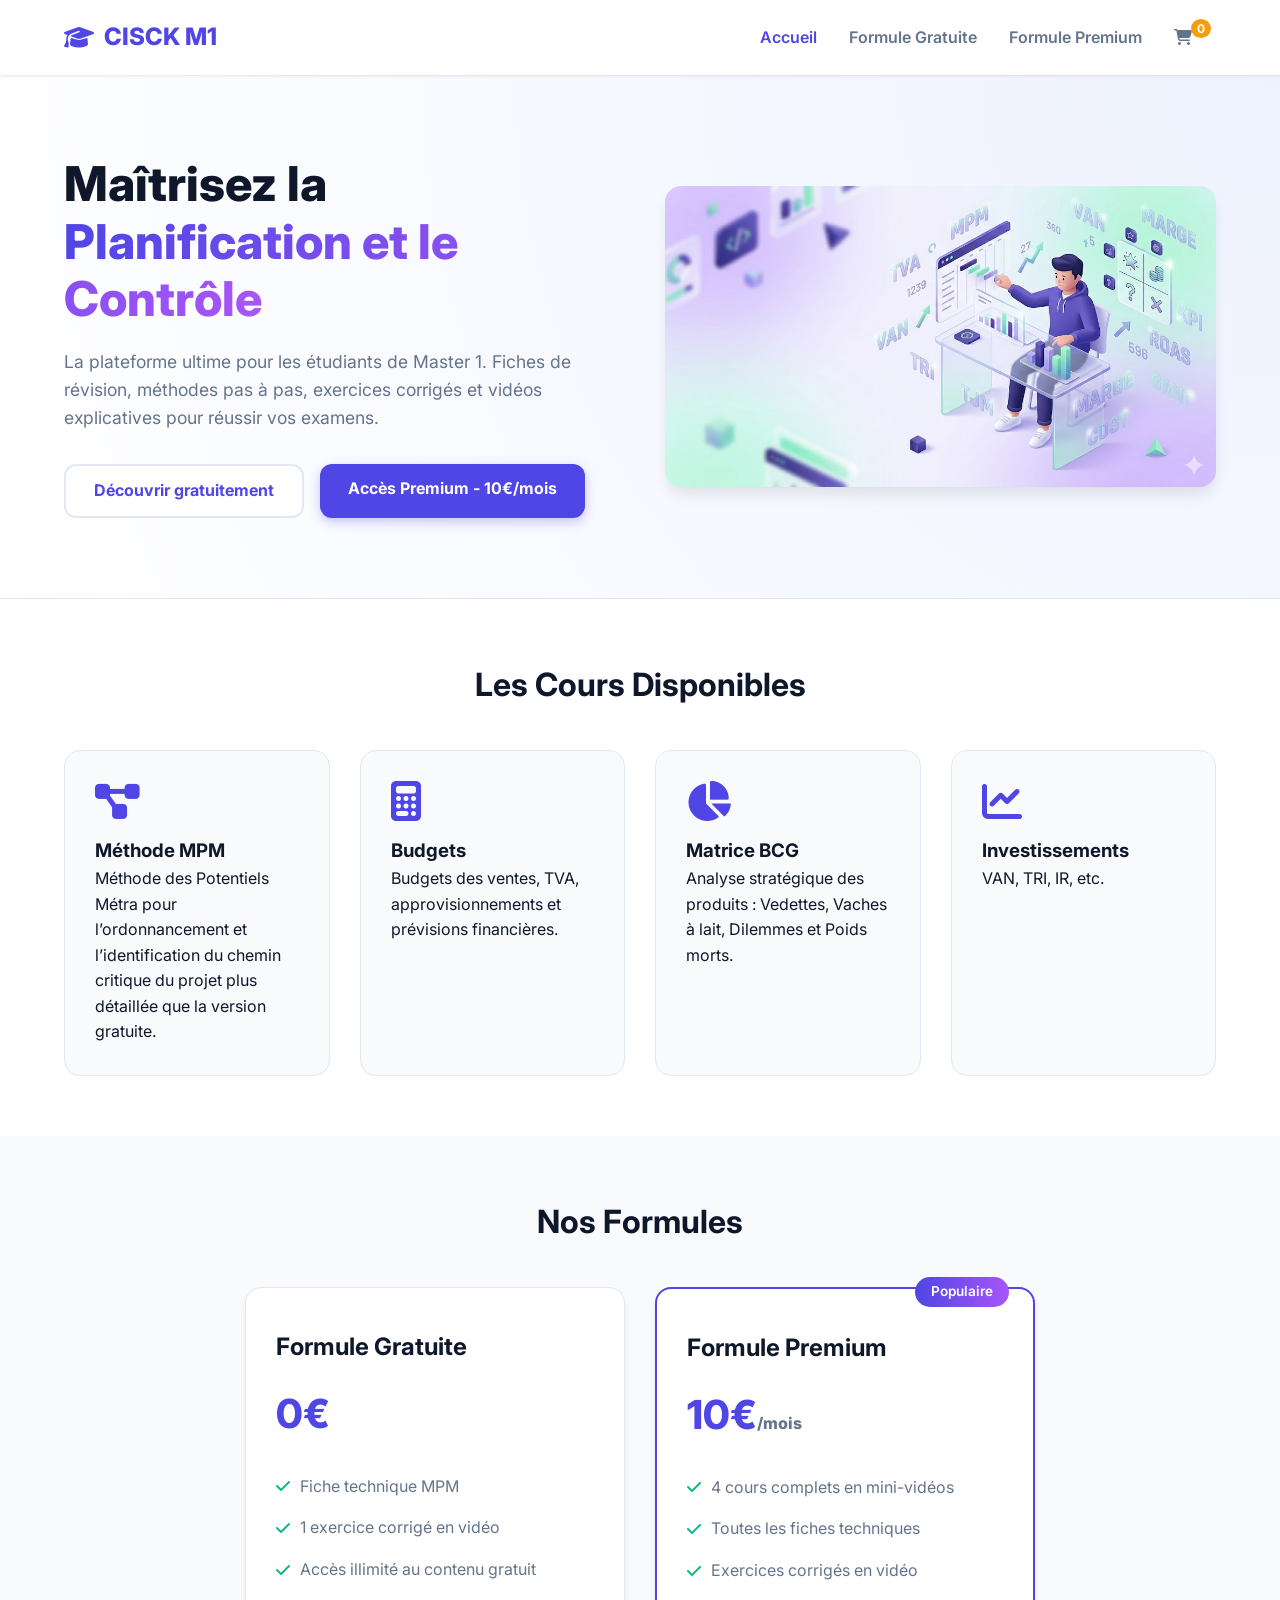
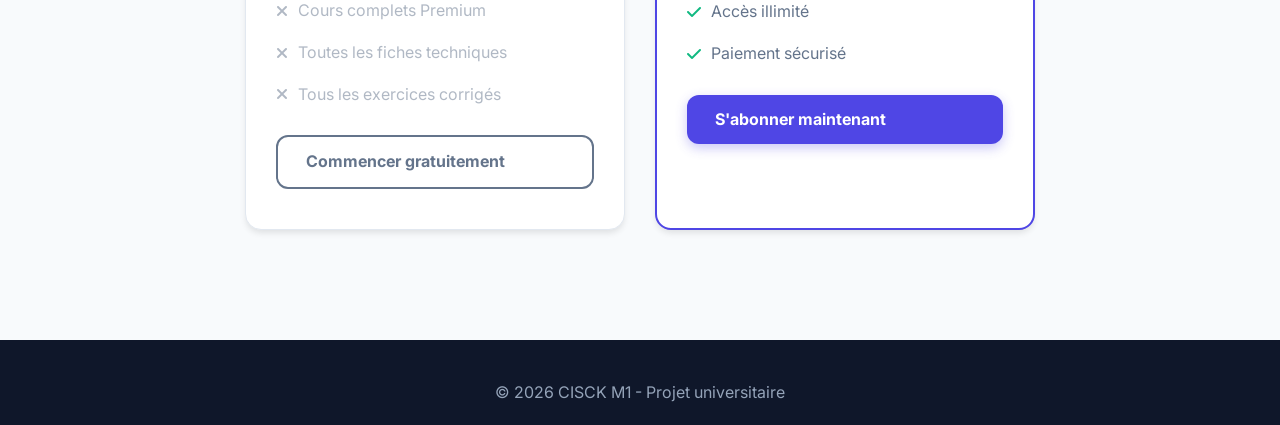
<file: index.html>
<!DOCTYPE html>
<html lang="fr">
<head>
    <meta charset="UTF-8">
    <meta name="viewport" content="width=device-width, initial-scale=1.0">
    <title>CISCK M1 - Accueil</title>
    <link rel="stylesheet" href="css/style.css">
    <link rel="stylesheet" href="https://cdnjs.cloudflare.com/ajax/libs/font-awesome/6.4.0/css/all.min.css">
    
    <style>
        /* Surcharges locales pour l'en-tête index.html */
        .hero {
            padding: 80px 5%;
            text-align: left; /* Alignement texte à gauche pour le design split */
            background: radial-gradient(circle at top right, #eef2ff, #ffffff);
            display: flex;
            align-items: center;
            justify-content: center;
        }

        /* Container flexible pour le texte et l'image */
        .hero-split-container {
            display: flex;
            align-items: center;
            justify-content: space-between;
            gap: 50px;
            max-width: 1200px;
            margin: 0 auto;
        }

        /* Colonne de texte */
        .hero-text-column {
            flex: 1;
            max-width: 600px;
        }

        .hero-text-column h1 {
            font-size: 3rem;
            line-height: 1.2;
            margin-bottom: 20px;
            color: var(--dark);
            font-weight: 800;
        }

        .hero-text-column p {
            font-size: 1.1rem;
            color: var(--slate);
            margin: 0 0 2rem 0; /* Marge réinitialisée pour l'alignement gauche */
            max-width: 100%; /* Surcharge du max-width global */
        }

        .hero-text-column .hero-buttons {
            display: flex;
            gap: 1rem;
            justify-content: flex-start; /* Boutons alignés à gauche */
        }

        /* Colonne de l'image illustration générée */
        .hero-image-column {
            flex: 1;
            display: flex;
            justify-content: center;
            align-items: center;
        }

        .hero-illustration {
            max-width: 100%;
            height: auto;
            border-radius: var(--radius);
            box-shadow: var(--shadow-lg);
        }

        /* Adaptation mobile : Passage à 1 colonne */
        @media (max-width: 768px) {
            .hero {
                text-align: center;
                padding: 60px 5%;
            }
            .hero-split-container {
                flex-direction: column-reverse; /* Image en bas sur mobile */
                gap: 30px;
            }
            .hero-text-column {
                max-width: 100%;
            }
            .hero-text-column h1 {
                font-size: 2.2rem;
            }
            .hero-text-column .hero-buttons {
                justify-content: center;
            }
            .hero-image-column {
                width: 100%;
            }
        }
    </style>
</head>
<body>
    <header>
        <nav class="navbar">
            <div class="logo">
                <i class="fas fa-graduation-cap"></i>
                <span>CISCK M1</span>
            </div>
            <ul class="nav-links">
                <li><a href="index.html" class="active">Accueil</a></li>
                <li><a href="pages/gratuit.html">Formule Gratuite</a></li>
                <li><a href="pages/premium.html">Formule Premium</a></li>
                <li><a href="pages/panier.html" class="cart-link">
                    <i class="fas fa-shopping-cart"></i> <span class="cart-count">0</span>
                </a></li>
            </ul>
        </nav>
    </header>

    <main>
        <section class="hero">
            <div class="hero-split-container">
                
                <div class="hero-text-column">
                    <h1>Maîtrisez la <span class="highlight">Planification et le Contrôle</span></h1>
                    <p>La plateforme ultime pour les étudiants de Master 1. Fiches de révision, méthodes pas à pas, exercices corrigés et vidéos explicatives pour réussir vos examens.</p>
                    <div class="hero-buttons">
                        <a href="pages/gratuit.html" class="btn btn-secondary">Découvrir gratuitement</a>
                        <a href="pages/premium.html" class="btn btn-primary">Accès Premium - 10€/mois</a>
                    </div>
                </div>

                <div class="hero-image-column">
                    <img src="images/hero-illustration.jpeg" alt="Illustration moderne de planification et contrôle budgétaire M1" class="hero-illustration">
                </div>
            </div>
        </section>

        <section class="cours-preview">
            <h2>Les Cours Disponibles</h2>
            <div class="cours-grid">
                <div class="cours-item">
                    <i class="fas fa-project-diagram cours-icon"></i>
                    <h3>Méthode MPM</h3>
                    <p>Méthode des Potentiels Métra pour l’ordonnancement et l’identification du chemin critique du projet plus détaillée que la version gratuite.</p>
                </div>
                <div class="cours-item">
                    <i class="fas fa-calculator cours-icon"></i>
                    <h3>Budgets</h3>
                    <p>Budgets des ventes, TVA, approvisionnements et prévisions financières.</p>
                </div>
                <div class="cours-item">
                    <i class="fas fa-chart-pie cours-icon"></i>
                    <h3>Matrice BCG</h3>
                    <p>Analyse stratégique des produits : Vedettes, Vaches à lait, Dilemmes et Poids morts.</p>
                </div>
                <div class="cours-item">
                    <i class="fas fa-chart-line cours-icon"></i>
                    <h3>Investissements</h3>
                    <p>VAN, TRI, IR, etc.</p>
                </div>
            </div>
        </section>

        <section class="formules" id="formules">
            <h2>Nos Formules</h2>
            <div class="cards-container">
                <div class="card card-free">
                    <div class="card-header">
                        <h3>Formule Gratuite</h3>
                        <p class="price">0€</p>
                    </div>
                    <div class="card-body">
                        <ul>
                            <li><i class="fas fa-check"></i> Fiche technique MPM</li>
                            <li><i class="fas fa-check"></i> 1 exercice corrigé en vidéo</li>
                            <li><i class="fas fa-check"></i> Accès illimité au contenu gratuit</li>
                            <li class="disabled"><i class="fas fa-times"></i> Cours complets Premium</li>
                            <li class="disabled"><i class="fas fa-times"></i> Toutes les fiches techniques</li>
                            <li class="disabled"><i class="fas fa-times"></i> Tous les exercices corrigés</li>
                        </ul>
                    </div>
                    <a href="pages/gratuit.html" class="btn btn-outline" style="width: 100%;">Commencer gratuitement</a>
                </div>

                <div class="card card-premium">
                    <div class="badge">Populaire</div>
                    <div class="card-header">
                        <h3>Formule Premium</h3>
                        <p class="price">10€<span>/mois</span></p>
                    </div>
                    <div class="card-body">
                        <ul>
                            <li><i class="fas fa-check"></i> 4 cours complets en mini-vidéos</li>
                            <li><i class="fas fa-check"></i> Toutes les fiches techniques</li>
                            <li><i class="fas fa-check"></i> Exercices corrigés en vidéo</li>
                            <li><i class="fas fa-check"></i> Accès illimité</li>
                            <li><i class="fas fa-check"></i> Paiement sécurisé</li>
                        </ul>
                    </div>
                    <a href="pages/premium.html" class="btn btn-primary" style="width: 100%;">S'abonner maintenant</a>
                </div>
            </div>
        </section>
    </main>

    <footer>
        <div class="footer-bottom">
            <p>&copy; 2026 CISCK M1 - Projet universitaire</p>
        </div>
    </footer>
    <script src="js/main.js"></script>
</body>
</html>
</file>
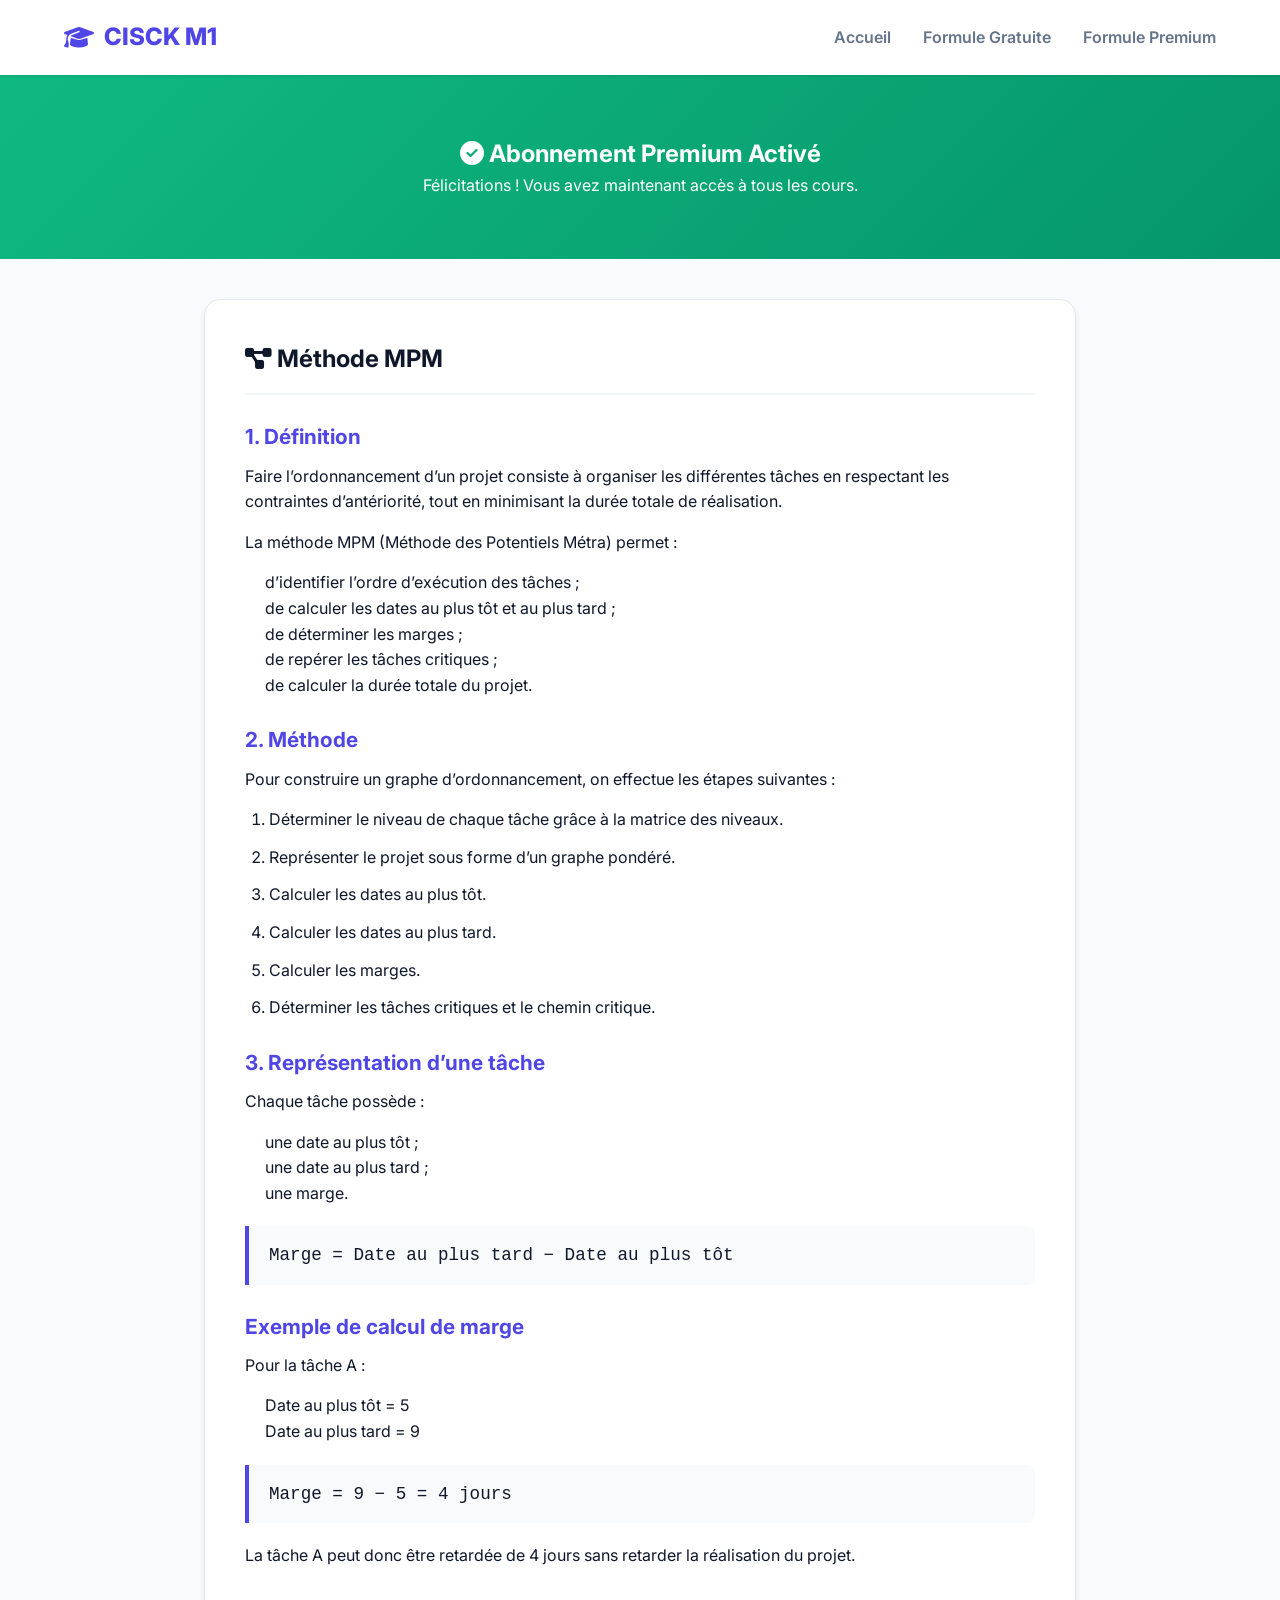
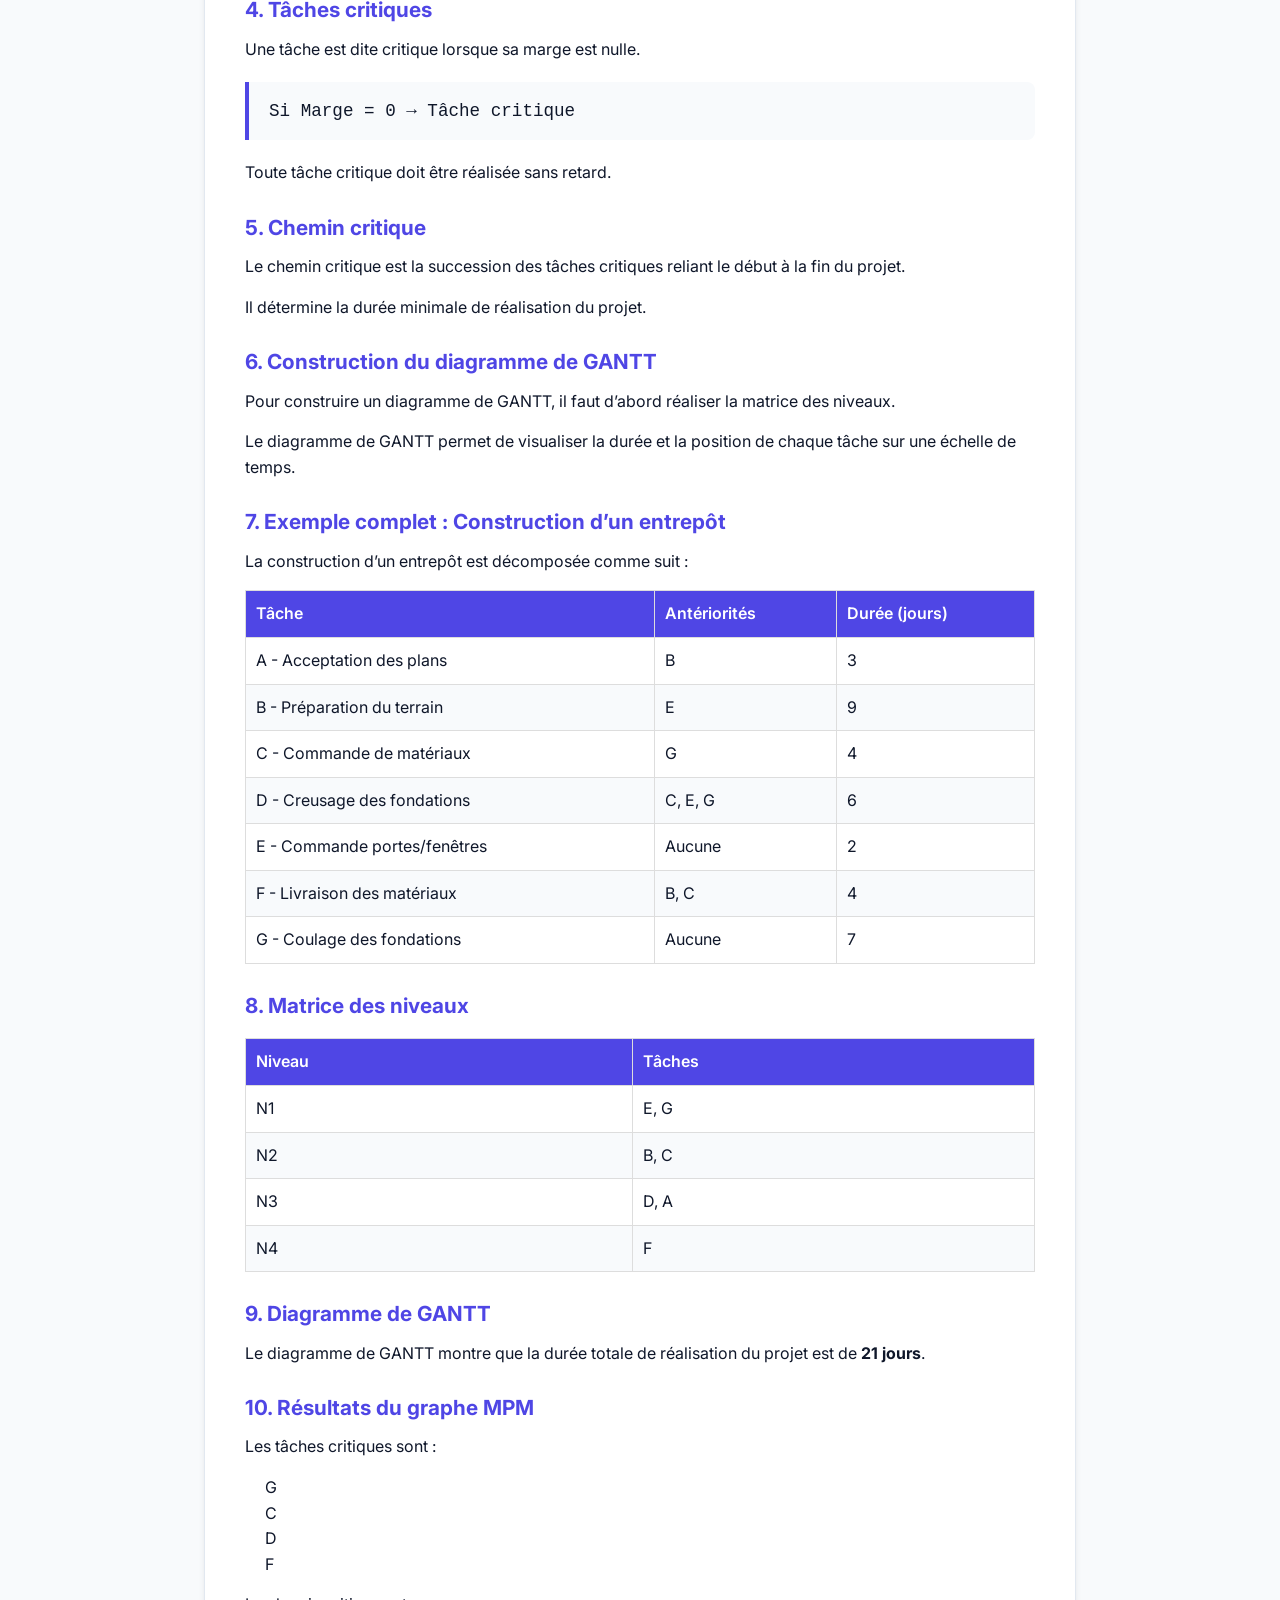
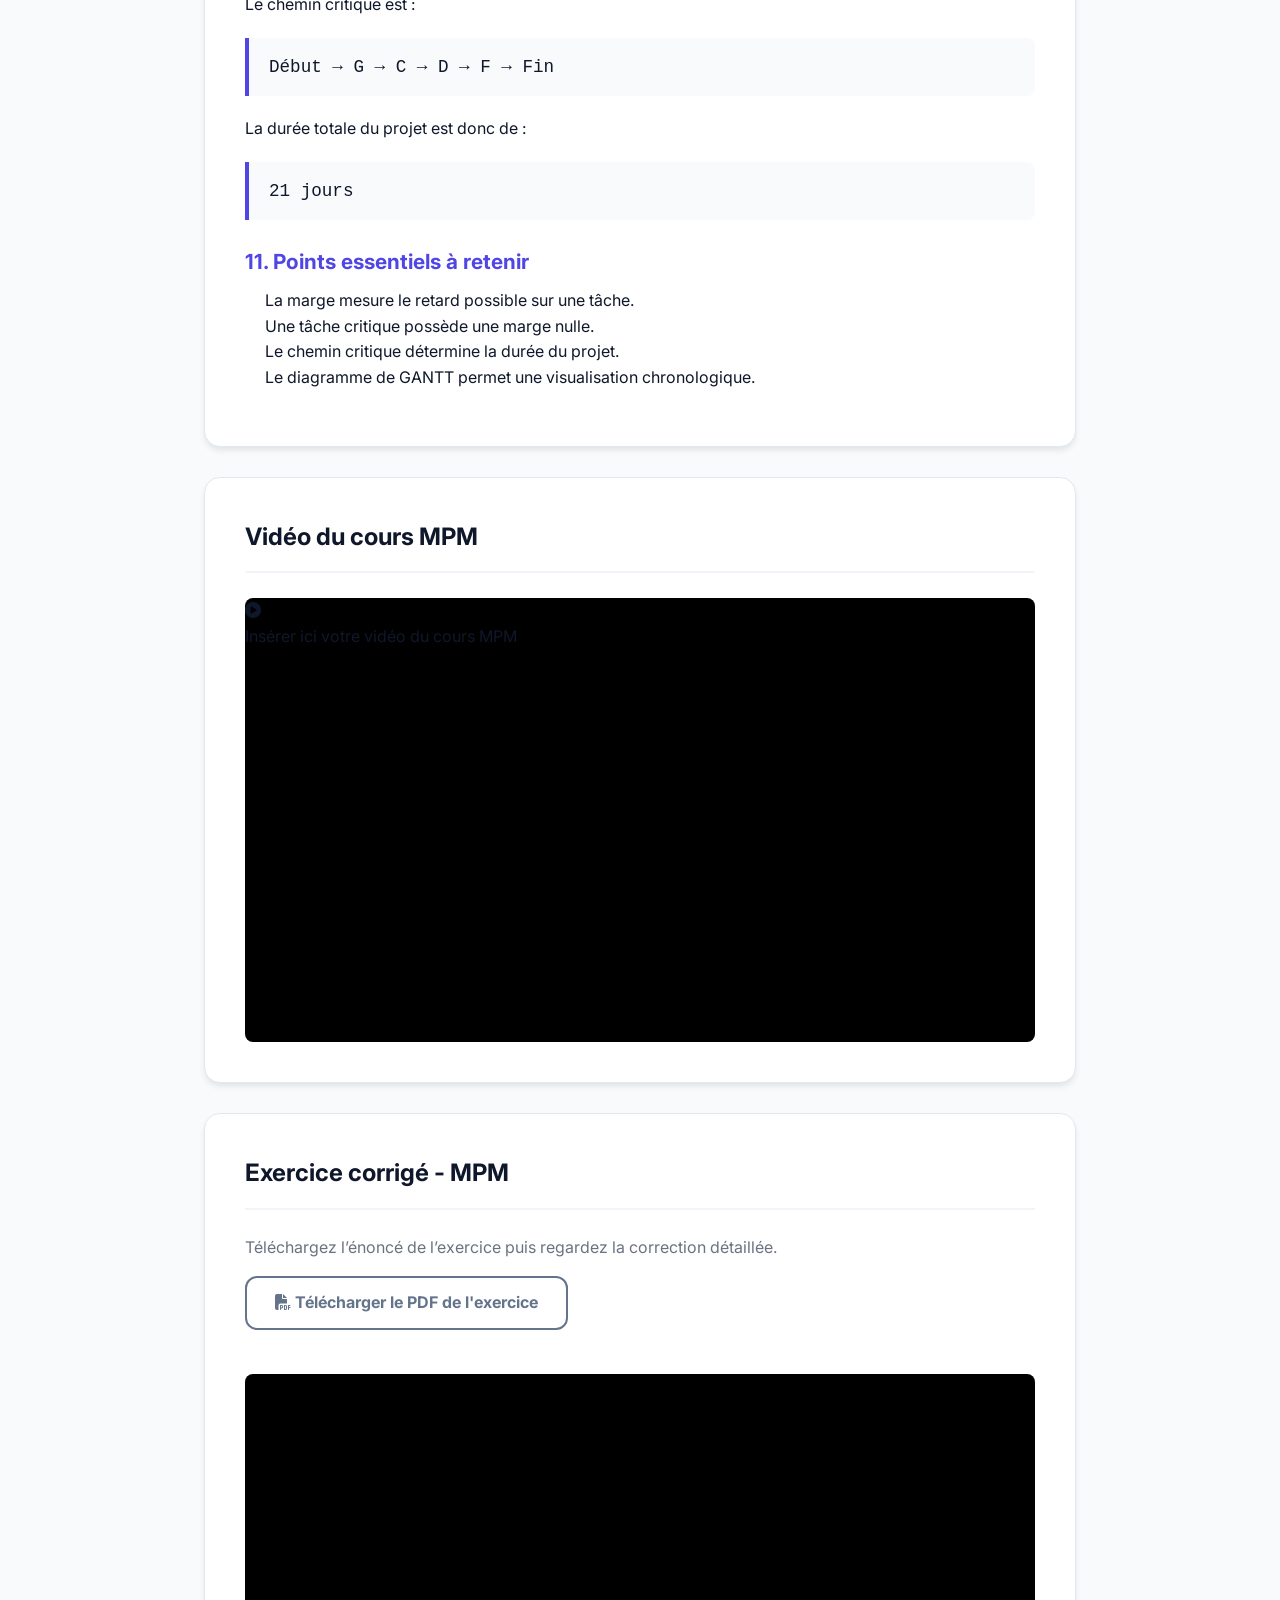
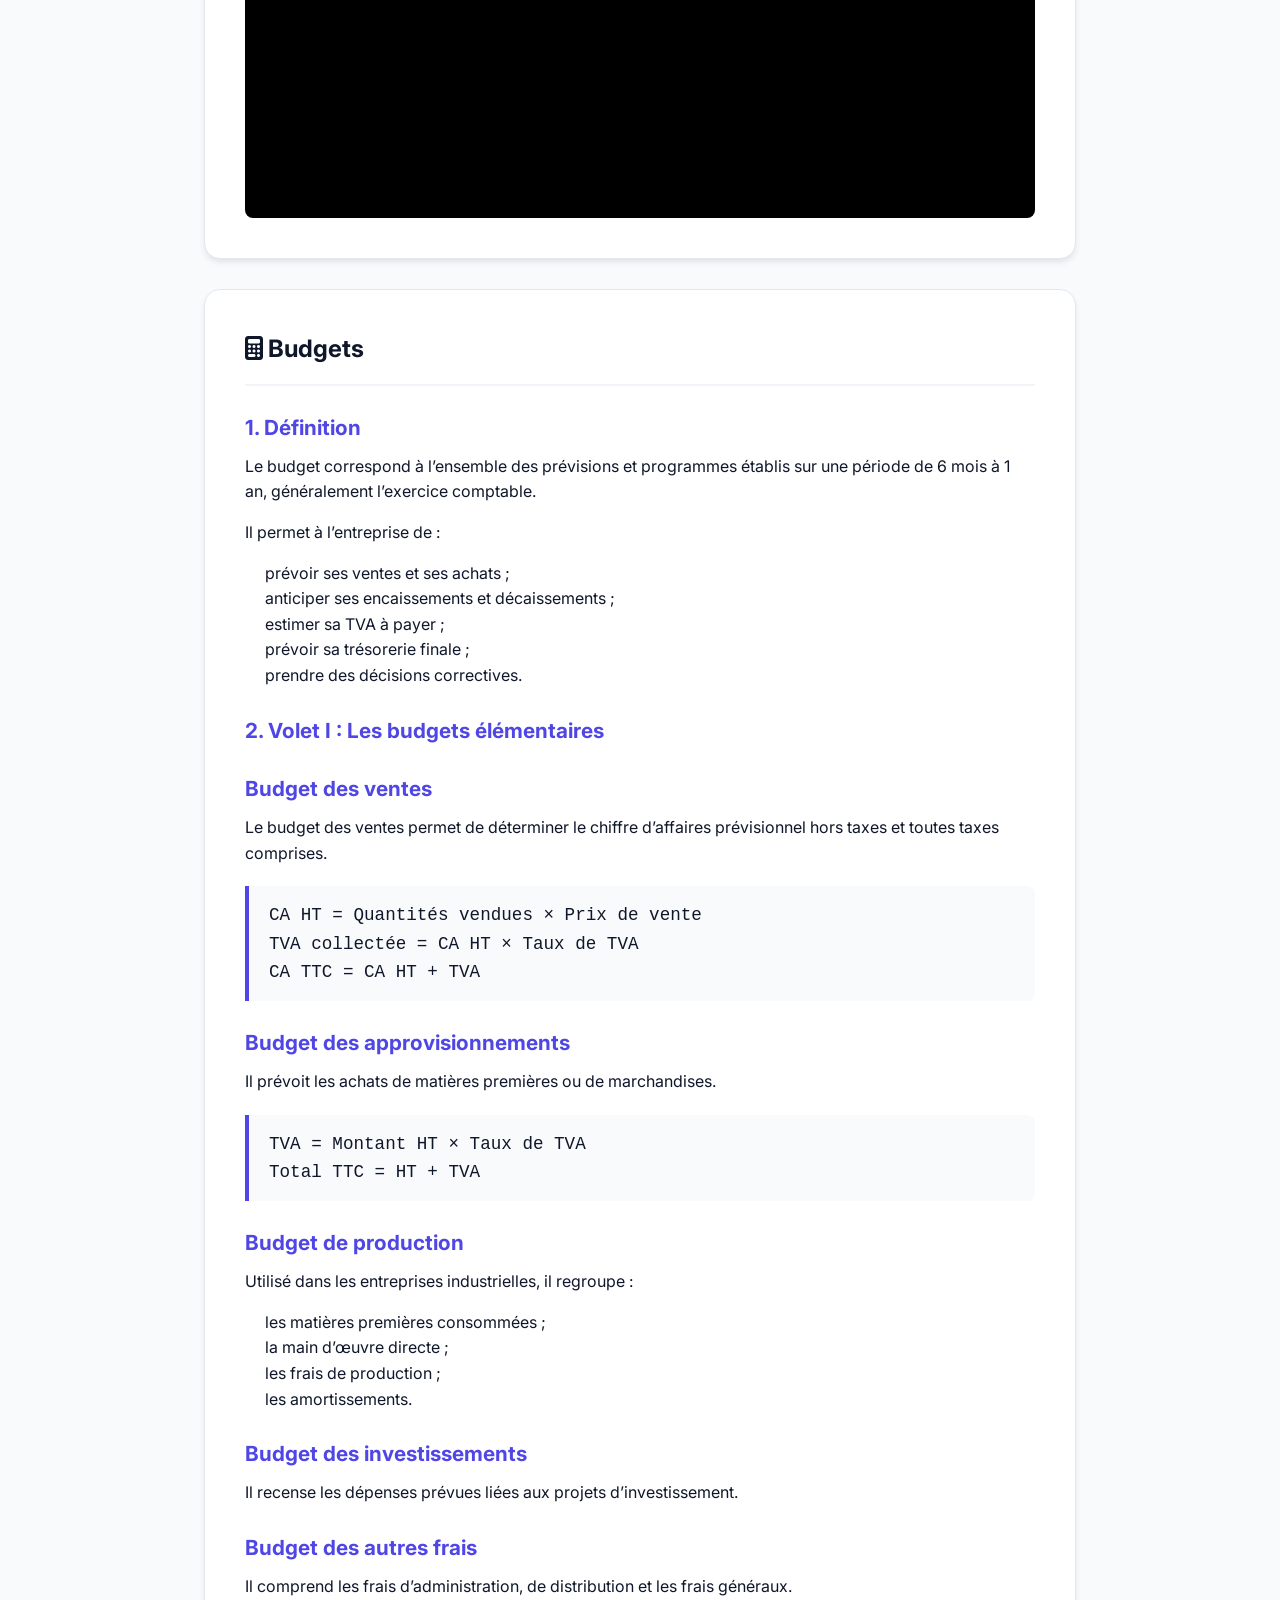
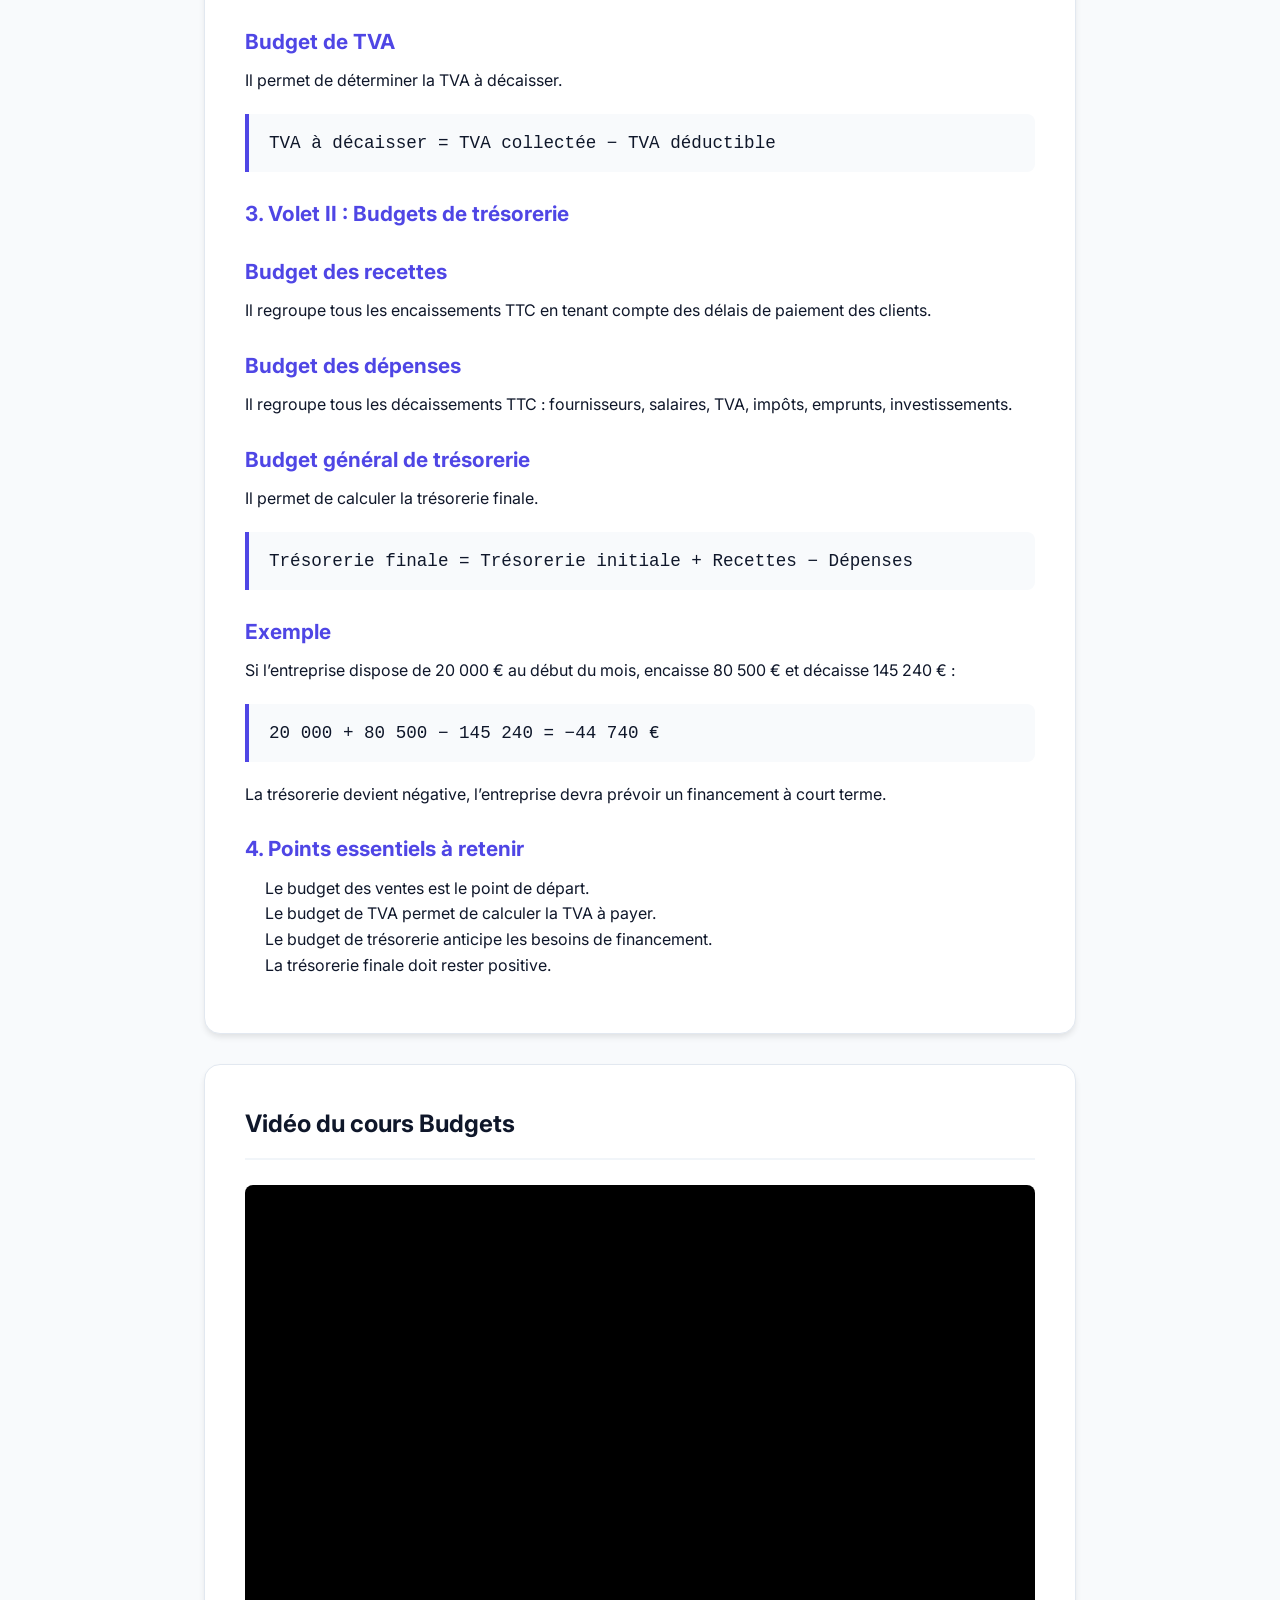
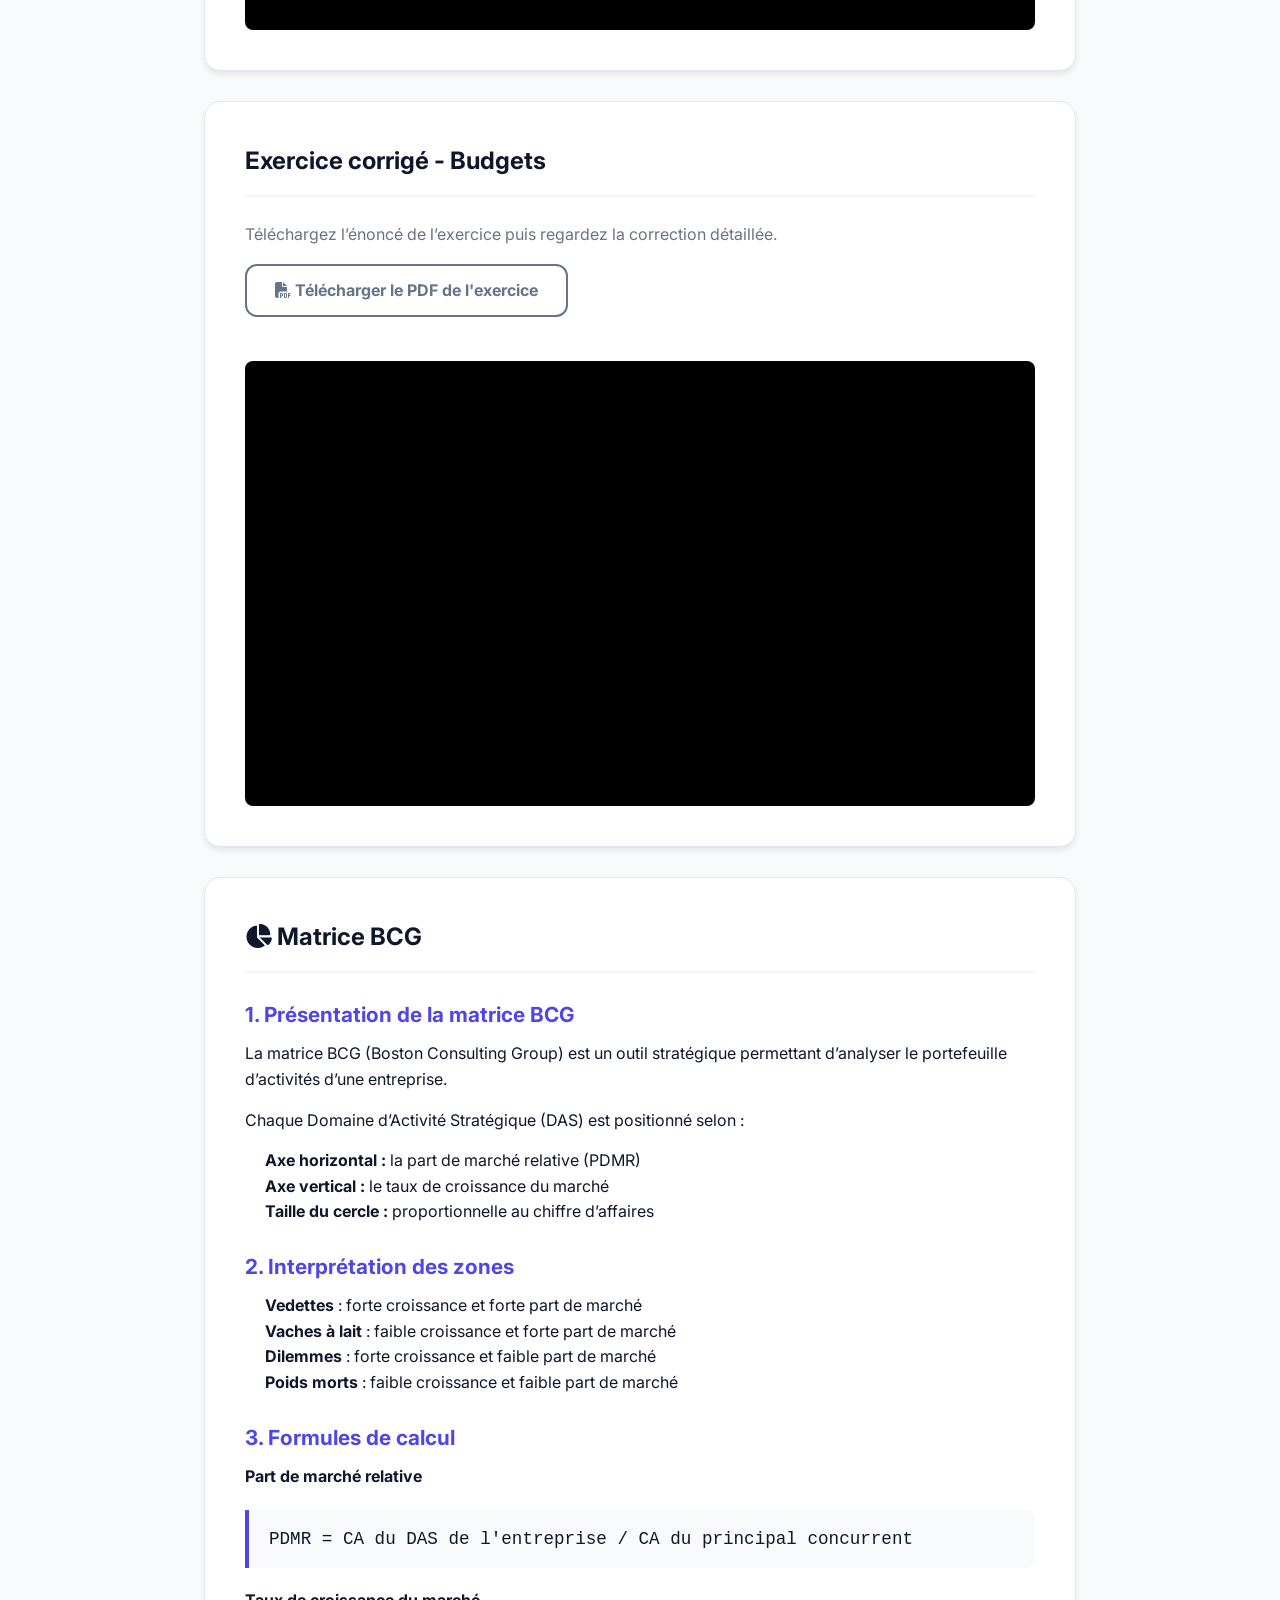
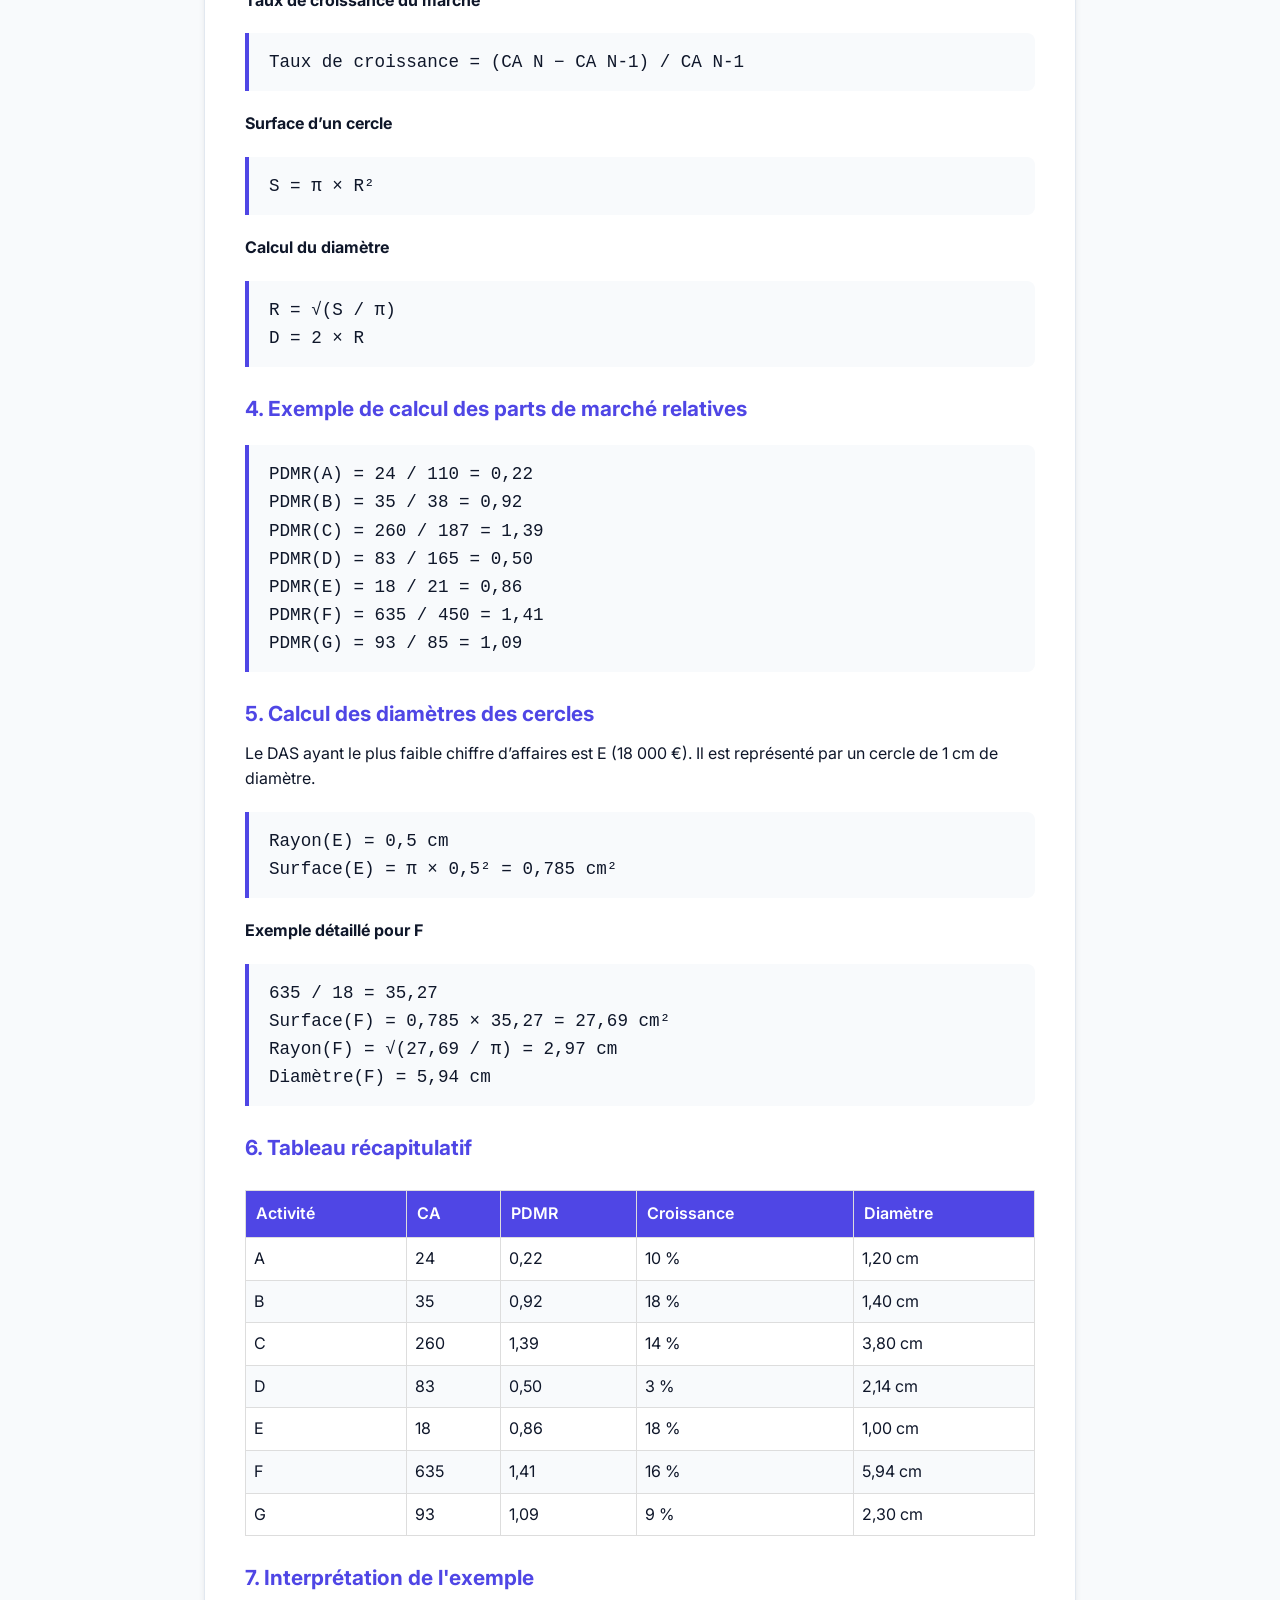
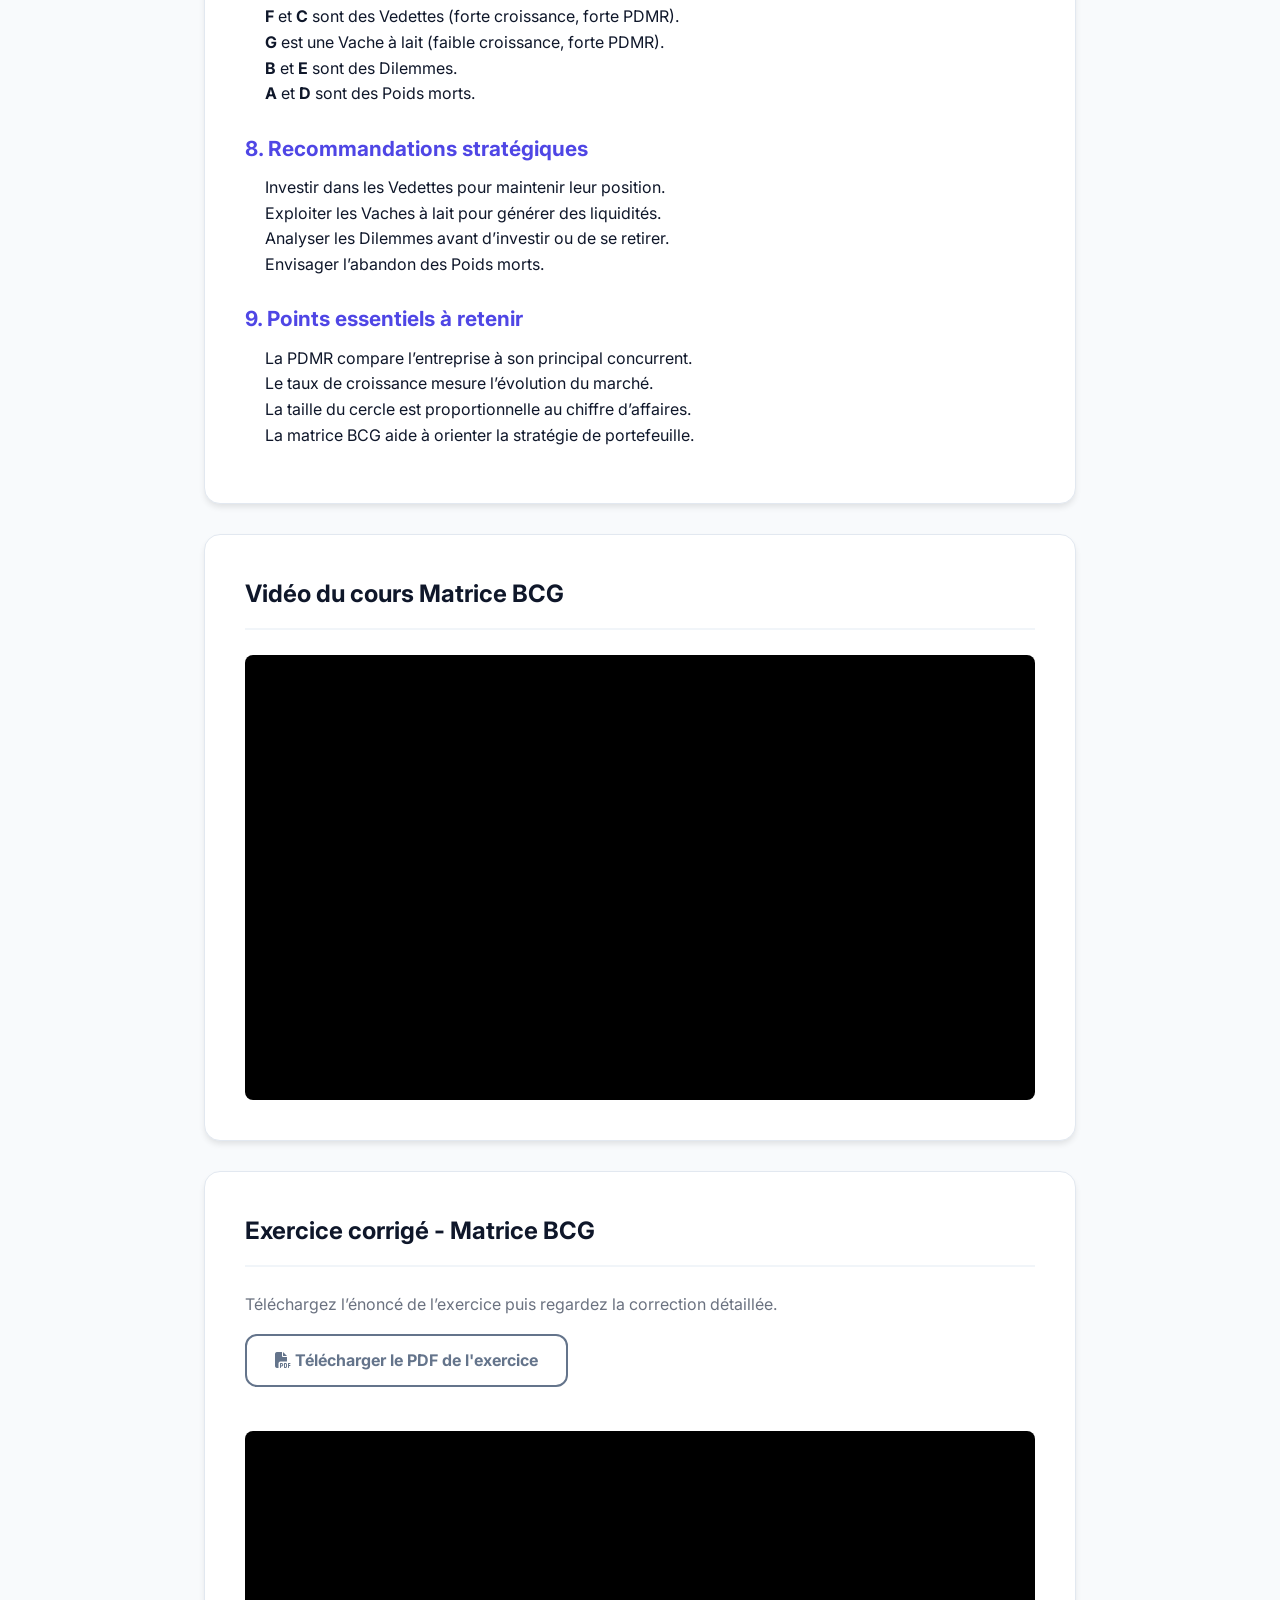
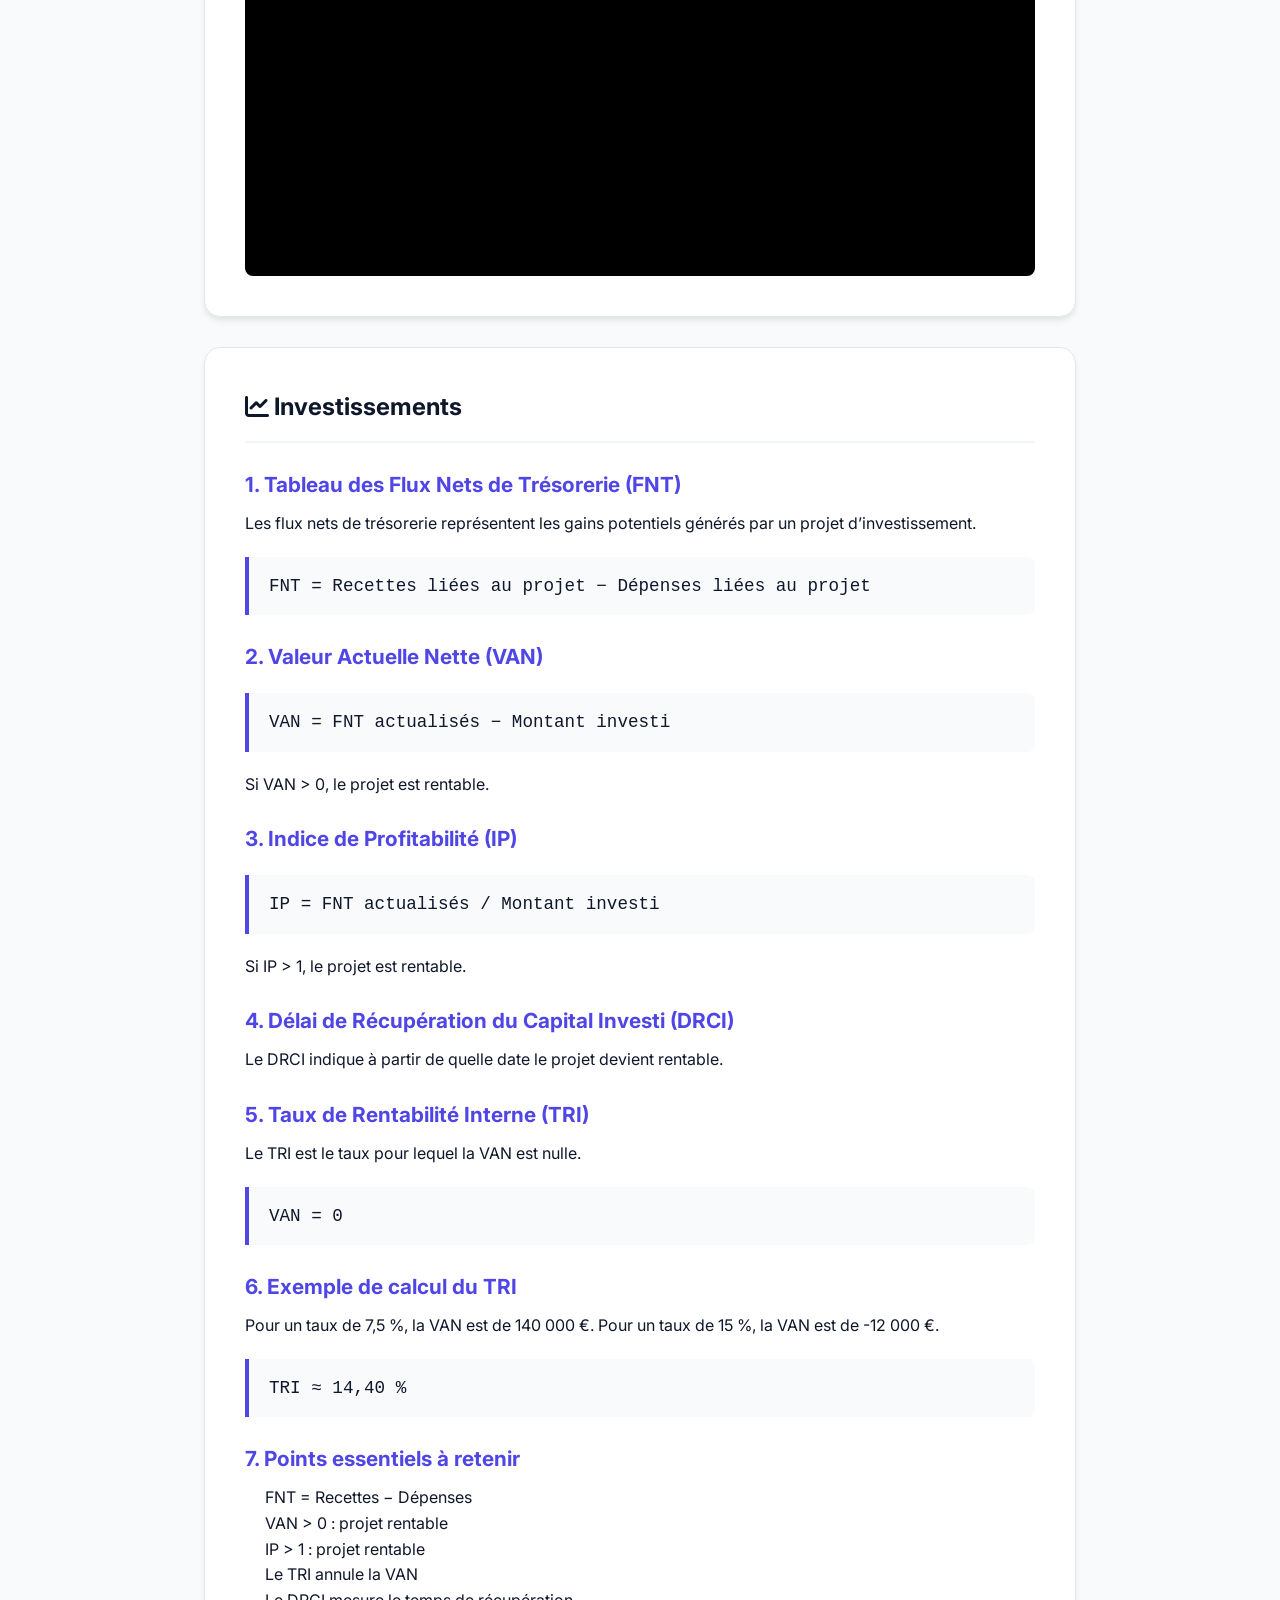
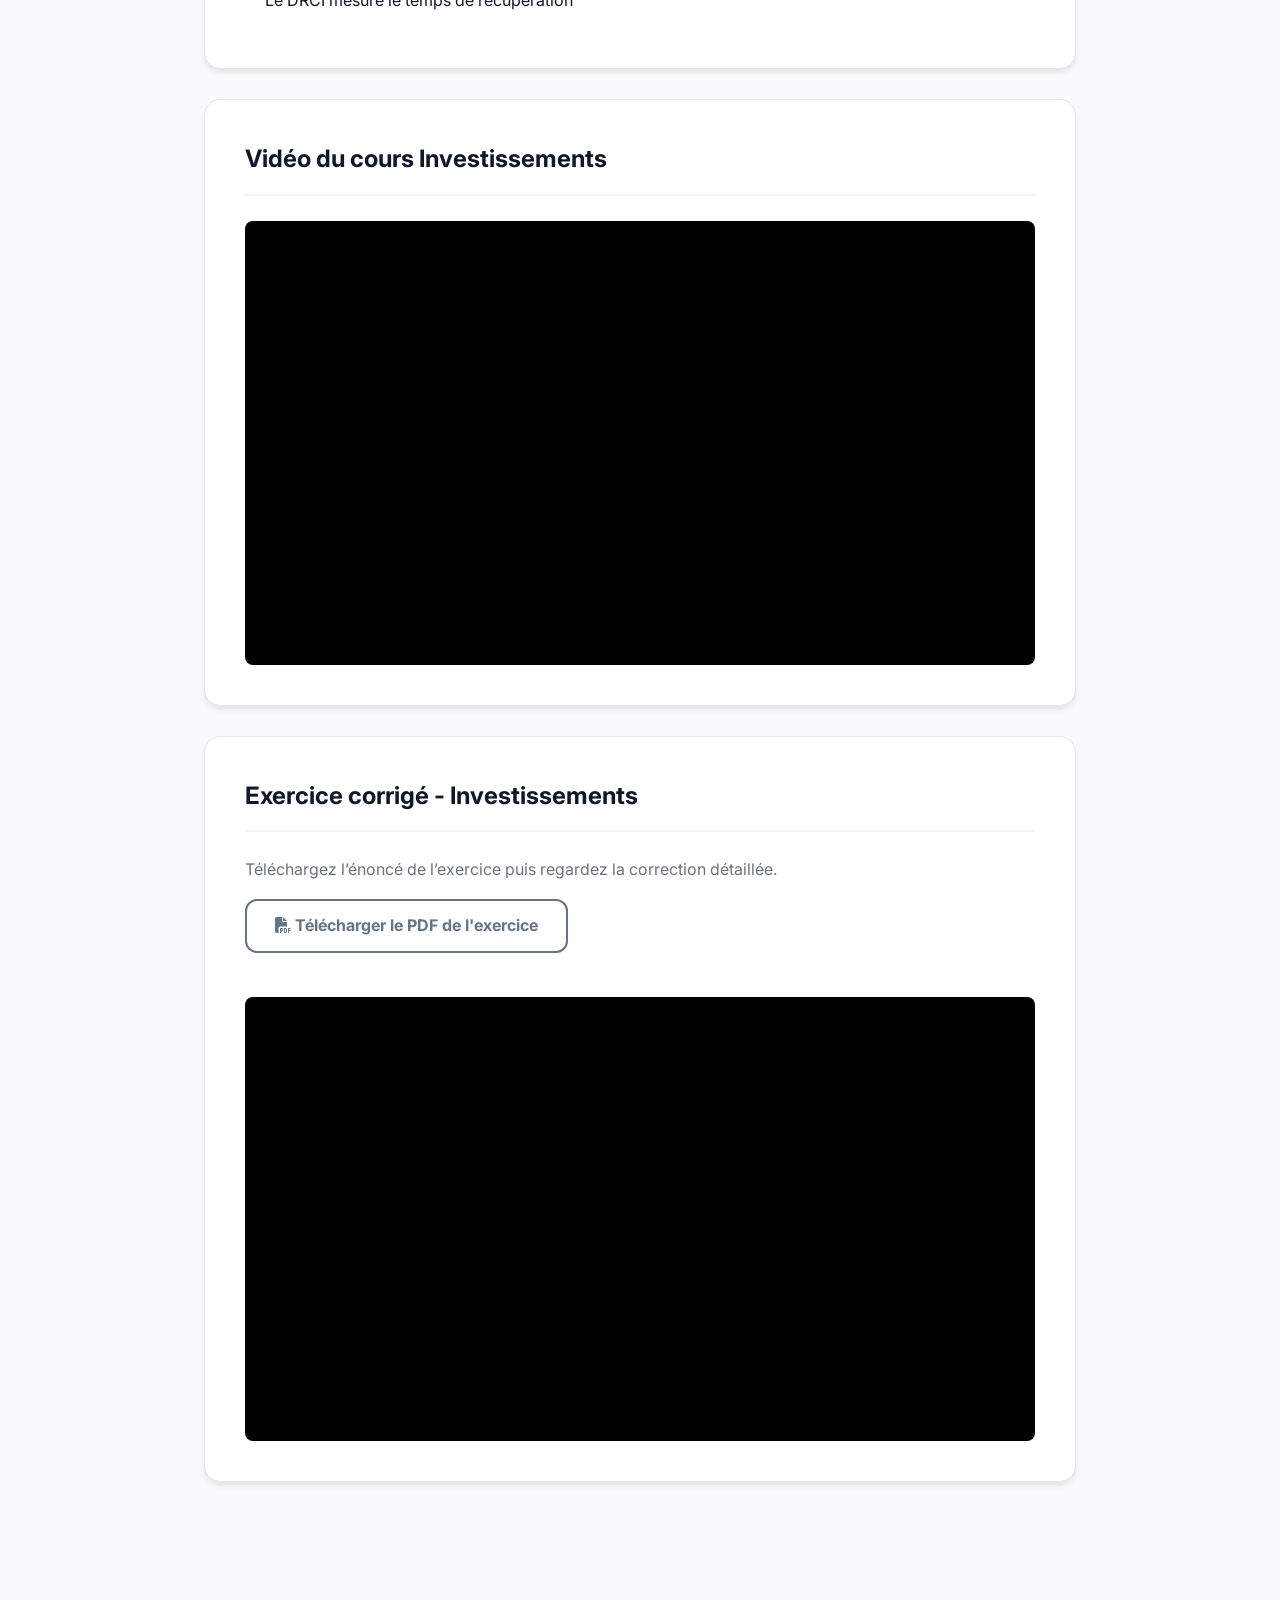
<file: confirmation.html>
<!DOCTYPE html>
<html lang="fr">
<head>
    <meta charset="UTF-8">
    <meta name="viewport" content="width=device-width, initial-scale=1.0">
    <title>Contenu Premium Débloqué - CISCK M1</title>
    <link rel="stylesheet" href="../css/style.css">
    <link rel="stylesheet"
          href="https://cdnjs.cloudflare.com/ajax/libs/font-awesome/6.4.0/css/all.min.css">
</head>
<body>

<header>
    <nav class="navbar">
        <div class="logo">
            <i class="fas fa-graduation-cap"></i>
            <span>CISCK M1</span>
        </div>

        <ul class="nav-links">
            <li><a href="../index.html">Accueil</a></li>
            <li><a href="gratuit.html">Formule Gratuite</a></li>
            <li><a href="premium.html">Formule Premium</a></li>
        </ul>
    </nav>
</header>

<main>
    <section class="page-header"
             style="background: linear-gradient(135deg, #10b981 0%, #059669 100%);">
        <h1><i class="fas fa-check-circle"></i> Abonnement Premium Activé</h1>
        <p>Félicitations ! Vous avez maintenant accès à tous les cours.</p>
    </section>

    <section class="content-section">

        <!-- ===================================================== -->
        <!-- COURS PREMIUM : MÉTHODE MPM -->
        <!-- Remplace la section MPM de confirmation.html par ce code -->
        <!-- ===================================================== -->

        <div class="fiche-technique">
            <h2><i class="fas fa-project-diagram"></i> Méthode MPM</h2>

            <h3>1. Définition</h3>
            <p>
                Faire l’ordonnancement d’un projet consiste à organiser les différentes
                tâches en respectant les contraintes d’antériorité, tout en minimisant
                la durée totale de réalisation.
            </p>

            <p>
                La méthode MPM (Méthode des Potentiels Métra) permet :
            </p>
            <ul>
                <li>d’identifier l’ordre d’exécution des tâches ; </li>
                <li>de calculer les dates au plus tôt et au plus tard ; </li>
                <li>de déterminer les marges ; </li>
                <li>de repérer les tâches critiques ; </li>
                <li>de calculer la durée totale du projet. </li>
            </ul>

            <h3>2. Méthode</h3>
            <p>Pour construire un graphe d’ordonnancement, on effectue les étapes suivantes :</p>

            <ol style="padding-left: 1.5rem;">
                <li style="margin-bottom: 0.75rem;">
                    Déterminer le niveau de chaque tâche grâce à la matrice des niveaux.
                </li>
                <li style="margin-bottom: 0.75rem;">
                    Représenter le projet sous forme d’un graphe pondéré.
                </li>
                <li style="margin-bottom: 0.75rem;">
                    Calculer les dates au plus tôt.
                </li>
                <li style="margin-bottom: 0.75rem;">
                    Calculer les dates au plus tard.
                </li>
                <li style="margin-bottom: 0.75rem;">
                    Calculer les marges.
                </li>
                <li>
                    Déterminer les tâches critiques et le chemin critique.
                </li>
            </ol>

            <h3>3. Représentation d’une tâche</h3>
            <p>
                Chaque tâche possède :
            </p>
            <ul>
                <li>une date au plus tôt ; </li>
                <li>une date au plus tard ; </li>
                <li>une marge. </li>
            </ul>

            <div class="formula">
                Marge = Date au plus tard − Date au plus tôt
            </div>

            <h3>Exemple de calcul de marge</h3>
            <p>
                Pour la tâche A :
            </p>
            <ul>
                <li>Date au plus tôt = 5</li>
                <li>Date au plus tard = 9</li>
            </ul>

            <div class="formula">
                Marge = 9 − 5 = 4 jours
            </div>

            <p>
                La tâche A peut donc être retardée de 4 jours sans retarder
                la réalisation du projet.
            </p>

            <h3>4. Tâches critiques</h3>
            <p>
                Une tâche est dite critique lorsque sa marge est nulle.
            </p>

            <div class="formula">
                Si Marge = 0 → Tâche critique
            </div>

            <p>
                Toute tâche critique doit être réalisée sans retard.
            </p>

            <h3>5. Chemin critique</h3>
            <p>
                Le chemin critique est la succession des tâches critiques reliant
                le début à la fin du projet.
            </p>

            <p>
                Il détermine la durée minimale de réalisation du projet.
            </p>

            <h3>6. Construction du diagramme de GANTT</h3>
            <p>
                Pour construire un diagramme de GANTT, il faut d’abord réaliser
                la matrice des niveaux.
            </p>

            <p>
                Le diagramme de GANTT permet de visualiser la durée et la position
                de chaque tâche sur une échelle de temps.
            </p>

            <h3>7. Exemple complet : Construction d’un entrepôt</h3>

            <p>
                La construction d’un entrepôt est décomposée comme suit :
            </p>

            <table style="width:100%; border-collapse: collapse; margin: 1rem 0;">
                <thead>
                    <tr style="background:#f3f4f6;">
                        <th style="padding:10px; border:1px solid #ddd;">Tâche</th>
                        <th style="padding:10px; border:1px solid #ddd;">Antériorités</th>
                        <th style="padding:10px; border:1px solid #ddd;">Durée (jours)</th>
                    </tr>
                </thead>
                <tbody>
                    <tr>
                        <td style="padding:10px; border:1px solid #ddd;">A - Acceptation des plans</td>
                        <td style="padding:10px; border:1px solid #ddd;">B</td>
                        <td style="padding:10px; border:1px solid #ddd;">3</td>
                    </tr>
                    <tr>
                        <td style="padding:10px; border:1px solid #ddd;">B - Préparation du terrain</td>
                        <td style="padding:10px; border:1px solid #ddd;">E</td>
                        <td style="padding:10px; border:1px solid #ddd;">9</td>
                    </tr>
                    <tr>
                        <td style="padding:10px; border:1px solid #ddd;">C - Commande de matériaux</td>
                        <td style="padding:10px; border:1px solid #ddd;">G</td>
                        <td style="padding:10px; border:1px solid #ddd;">4</td>
                    </tr>
                    <tr>
                        <td style="padding:10px; border:1px solid #ddd;">D - Creusage des fondations</td>
                        <td style="padding:10px; border:1px solid #ddd;">C, E, G</td>
                        <td style="padding:10px; border:1px solid #ddd;">6</td>
                    </tr>
                    <tr>
                        <td style="padding:10px; border:1px solid #ddd;">E - Commande portes/fenêtres</td>
                        <td style="padding:10px; border:1px solid #ddd;">Aucune</td>
                        <td style="padding:10px; border:1px solid #ddd;">2</td>
                    </tr>
                    <tr>
                        <td style="padding:10px; border:1px solid #ddd;">F - Livraison des matériaux</td>
                        <td style="padding:10px; border:1px solid #ddd;">B, C</td>
                        <td style="padding:10px; border:1px solid #ddd;">4</td>
                    </tr>
                    <tr>
                        <td style="padding:10px; border:1px solid #ddd;">G - Coulage des fondations</td>
                        <td style="padding:10px; border:1px solid #ddd;">Aucune</td>
                        <td style="padding:10px; border:1px solid #ddd;">7</td>
                    </tr>
                </tbody>
            </table>

            <h3>8. Matrice des niveaux</h3>

            <table style="width:100%; border-collapse: collapse; margin: 1rem 0;">
                <thead>
                    <tr style="background:#f3f4f6;">
                        <th style="padding:10px; border:1px solid #ddd;">Niveau</th>
                        <th style="padding:10px; border:1px solid #ddd;">Tâches</th>
                    </tr>
                </thead>
                <tbody>
                    <tr>
                        <td style="padding:10px; border:1px solid #ddd;">N1</td>
                        <td style="padding:10px; border:1px solid #ddd;">E, G</td>
                    </tr>
                    <tr>
                        <td style="padding:10px; border:1px solid #ddd;">N2</td>
                        <td style="padding:10px; border:1px solid #ddd;">B, C</td>
                    </tr>
                    <tr>
                        <td style="padding:10px; border:1px solid #ddd;">N3</td>
                        <td style="padding:10px; border:1px solid #ddd;">D, A</td>
                    </tr>
                    <tr>
                        <td style="padding:10px; border:1px solid #ddd;">N4</td>
                        <td style="padding:10px; border:1px solid #ddd;">F</td>
                    </tr>
                </tbody>
            </table>

            <h3>9. Diagramme de GANTT</h3>
            <p>
                Le diagramme de GANTT montre que la durée totale de réalisation
                du projet est de <strong>21 jours</strong>.
            </p>

            <h3>10. Résultats du graphe MPM</h3>

            <p>
                Les tâches critiques sont :
            </p>

            <ul>
                <li>G</li>
                <li>C</li>
                <li>D</li>
                <li>F</li>
            </ul>

            <p>
                Le chemin critique est :
            </p>

            <div class="formula">
                Début → G → C → D → F → Fin
            </div>

            <p>
                La durée totale du projet est donc de :
            </p>

            <div class="formula">
                21 jours
            </div>

            <h3>11. Points essentiels à retenir</h3>
            <ul>
                <li>La marge mesure le retard possible sur une tâche.</li>
                <li>Une tâche critique possède une marge nulle.</li>
                <li>Le chemin critique détermine la durée du projet.</li>
                <li>Le diagramme de GANTT permet une visualisation chronologique.</li>
            </ul>
        </div>

        <!-- Vidéo du cours -->
        <div class="video-container">
            <h2>Vidéo du cours MPM</h2>
            <div class="video-wrapper">
                <i class="fas fa-play-circle"></i>
                <p>Insérer ici votre vidéo du cours MPM</p>
            </div>
        </div>

        <!-- Exercice corrigé -->
        <div class="video-container">
            <h2>Exercice corrigé - MPM</h2>
            <p style="margin-bottom: 1rem; color: #6b7280;">
                Téléchargez l’énoncé de l’exercice puis regardez la correction détaillée.
            </p>

            <a href="../pdf/exercice-mpm.pdf"
            class="btn btn-outline"
            target="_blank"
            style="margin-bottom: 1.5rem;">
                <i class="fas fa-file-pdf"></i>
                Télécharger le PDF de l'exercice
            </a>

            <div class="video-wrapper">
                    <iframe
                    src="https://www.youtube.com/embed/2PdEeSiMRSI"
                    title="Exo MPM"
                    frameborder="0"
                    allowfullscreen>
                </iframe>
            </div>
        </div>

        <!-- ===================================================== -->
        <!-- COURS PREMIUM : BUDGETS -->
        <!-- ===================================================== -->

        <div class="fiche-technique">
            <h2><i class="fas fa-calculator"></i> Budgets</h2>

            <h3>1. Définition</h3>
            <p>
                Le budget correspond à l’ensemble des prévisions et programmes établis
                sur une période de 6 mois à 1 an, généralement l’exercice comptable.
            </p>

            <p>
                Il permet à l’entreprise de :
            </p>
            <ul>
                <li>prévoir ses ventes et ses achats ;</li>
                <li>anticiper ses encaissements et décaissements ;</li>
                <li>estimer sa TVA à payer ;</li>
                <li>prévoir sa trésorerie finale ;</li>
                <li>prendre des décisions correctives.</li>
            </ul>

            <h3>2. Volet I : Les budgets élémentaires</h3>

            <h3>Budget des ventes</h3>
            <p>
                Le budget des ventes permet de déterminer le chiffre d’affaires
                prévisionnel hors taxes et toutes taxes comprises.
            </p>

            <div class="formula">
                CA HT = Quantités vendues × Prix de vente
                <br>
                TVA collectée = CA HT × Taux de TVA
                <br>
                CA TTC = CA HT + TVA
            </div>

            <h3>Budget des approvisionnements</h3>
            <p>
                Il prévoit les achats de matières premières ou de marchandises.
            </p>

            <div class="formula">
                TVA = Montant HT × Taux de TVA
                <br>
                Total TTC = HT + TVA
            </div>

            <h3>Budget de production</h3>
            <p>
                Utilisé dans les entreprises industrielles, il regroupe :
            </p>
            <ul>
                <li>les matières premières consommées ;</li>
                <li>la main d’œuvre directe ;</li>
                <li>les frais de production ;</li>
                <li>les amortissements.</li>
            </ul>

            <h3>Budget des investissements</h3>
            <p>
                Il recense les dépenses prévues liées aux projets d’investissement.
            </p>

            <h3>Budget des autres frais</h3>
            <p>
                Il comprend les frais d’administration, de distribution
                et les frais généraux.
            </p>

            <h3>Budget de TVA</h3>
            <p>
                Il permet de déterminer la TVA à décaisser.
            </p>

            <div class="formula">
                TVA à décaisser =
                TVA collectée − TVA déductible
            </div>

            <h3>3. Volet II : Budgets de trésorerie</h3>

            <h3>Budget des recettes</h3>
            <p>
                Il regroupe tous les encaissements TTC en tenant compte
                des délais de paiement des clients.
            </p>

            <h3>Budget des dépenses</h3>
            <p>
                Il regroupe tous les décaissements TTC :
                fournisseurs, salaires, TVA, impôts, emprunts, investissements.
            </p>

            <h3>Budget général de trésorerie</h3>
            <p>
                Il permet de calculer la trésorerie finale.
            </p>

            <div class="formula">
                Trésorerie finale =
                Trésorerie initiale + Recettes − Dépenses
            </div>

            <h3>Exemple</h3>
            <p>
                Si l’entreprise dispose de 20 000 € au début du mois,
                encaisse 80 500 € et décaisse 145 240 € :
            </p>

            <div class="formula">
                20 000 + 80 500 − 145 240 = −44 740 €
            </div>

            <p>
                La trésorerie devient négative, l’entreprise devra prévoir
                un financement à court terme.
            </p>

            <h3>4. Points essentiels à retenir</h3>
            <ul>
                <li>Le budget des ventes est le point de départ.</li>
                <li>Le budget de TVA permet de calculer la TVA à payer.</li>
                <li>Le budget de trésorerie anticipe les besoins de financement.</li>
                <li>La trésorerie finale doit rester positive.</li>
            </ul>
        </div>

        <!-- Vidéo du cours -->
        <div class="video-container">
            <h2>Vidéo du cours Budgets</h2>
            <div class="video-wrapper">
                <iframe
                    src="https://www.youtube.com/embed/CdE--xjOkm4"
                    title="Cours Budgets"
                    frameborder="0"
                    allowfullscreen>
                </iframe>
            </div>
        </div>

        <!-- Exercice corrigé -->
        <div class="video-container">
            <h2>Exercice corrigé - Budgets</h2>
            <p style="margin-bottom: 1rem; color: #6b7280;">
                Téléchargez l’énoncé de l’exercice puis regardez la correction détaillée.
            </p>

            <a href="../pdf/exercice-budgets.pdf"
            class="btn btn-outline"
            target="_blank"
            style="margin-bottom: 1.5rem;">
                <i class="fas fa-file-pdf"></i>
                Télécharger le PDF de l'exercice
            </a>

            <div class="video-wrapper">
                <iframe
                    src="https://www.youtube.com/embed/AAUnewUZHgI"
                    title="Exercice Budgets"
                    frameborder="0"
                    allowfullscreen>
                </iframe>
            </div>
        </div>

    <!-- ===================================================== -->
    <!-- MATRICE BCG -->
    <!-- ===================================================== -->

    <div class="fiche-technique">
        <h2><i class="fas fa-chart-pie"></i> Matrice BCG</h2>

        <h3>1. Présentation de la matrice BCG</h3>
        <p>
            La matrice BCG (Boston Consulting Group) est un outil stratégique permettant
            d’analyser le portefeuille d’activités d’une entreprise.
        </p>

        <p>Chaque Domaine d’Activité Stratégique (DAS) est positionné selon :</p>

        <ul>
            <li><strong>Axe horizontal :</strong> la part de marché relative (PDMR)</li>
            <li><strong>Axe vertical :</strong> le taux de croissance du marché</li>
            <li><strong>Taille du cercle :</strong> proportionnelle au chiffre d’affaires</li>
        </ul>

        <h3>2. Interprétation des zones</h3>
        <ul>
            <li><strong>Vedettes</strong> : forte croissance et forte part de marché</li>
            <li><strong>Vaches à lait</strong> : faible croissance et forte part de marché</li>
            <li><strong>Dilemmes</strong> : forte croissance et faible part de marché</li>
            <li><strong>Poids morts</strong> : faible croissance et faible part de marché</li>
        </ul>

        <h3>3. Formules de calcul</h3>

        <h4>Part de marché relative</h4>
        <div class="formula">
            PDMR = CA du DAS de l'entreprise / CA du principal concurrent
        </div>

        <h4>Taux de croissance du marché</h4>
        <div class="formula">
            Taux de croissance = (CA N − CA N-1) / CA N-1
        </div>

        <h4>Surface d’un cercle</h4>
        <div class="formula">
            S = π × R²
        </div>

        <h4>Calcul du diamètre</h4>
        <div class="formula">
            R = √(S / π)<br>
            D = 2 × R
        </div>

        <h3>4. Exemple de calcul des parts de marché relatives</h3>

        <div class="formula">
            PDMR(A) = 24 / 110 = 0,22<br>
            PDMR(B) = 35 / 38 = 0,92<br>
            PDMR(C) = 260 / 187 = 1,39<br>
            PDMR(D) = 83 / 165 = 0,50<br>
            PDMR(E) = 18 / 21 = 0,86<br>
            PDMR(F) = 635 / 450 = 1,41<br>
            PDMR(G) = 93 / 85 = 1,09
        </div>

        <h3>5. Calcul des diamètres des cercles</h3>
        <p>
            Le DAS ayant le plus faible chiffre d’affaires est E (18 000 €).
            Il est représenté par un cercle de 1 cm de diamètre.
        </p>

        <div class="formula">
            Rayon(E) = 0,5 cm<br>
            Surface(E) = π × 0,5² = 0,785 cm²
        </div>

        <h4>Exemple détaillé pour F</h4>

        <div class="formula">
            635 / 18 = 35,27<br>
            Surface(F) = 0,785 × 35,27 = 27,69 cm²<br>
            Rayon(F) = √(27,69 / π) = 2,97 cm<br>
            Diamètre(F) = 5,94 cm
        </div>

        <h3>6. Tableau récapitulatif</h3>

        <div style="overflow-x:auto;">
            <table style="width:100%; border-collapse:collapse; margin-top:1rem;">
                <thead>
                    <tr style="background:#4f46e5; color:white;">
                        <th style="padding:10px; border:1px solid #ddd;">Activité</th>
                        <th style="padding:10px; border:1px solid #ddd;">CA</th>
                        <th style="padding:10px; border:1px solid #ddd;">PDMR</th>
                        <th style="padding:10px; border:1px solid #ddd;">Croissance</th>
                        <th style="padding:10px; border:1px solid #ddd;">Diamètre</th>
                    </tr>
                </thead>
                <tbody>
                    <tr>
                        <td style="padding:8px; border:1px solid #ddd;">A</td>
                        <td style="padding:8px; border:1px solid #ddd;">24</td>
                        <td style="padding:8px; border:1px solid #ddd;">0,22</td>
                        <td style="padding:8px; border:1px solid #ddd;">10 %</td>
                        <td style="padding:8px; border:1px solid #ddd;">1,20 cm</td>
                    </tr>
                    <tr style="background:#f9fafb;">
                        <td style="padding:8px; border:1px solid #ddd;">B</td>
                        <td style="padding:8px; border:1px solid #ddd;">35</td>
                        <td style="padding:8px; border:1px solid #ddd;">0,92</td>
                        <td style="padding:8px; border:1px solid #ddd;">18 %</td>
                        <td style="padding:8px; border:1px solid #ddd;">1,40 cm</td>
                    </tr>
                    <tr>
                        <td style="padding:8px; border:1px solid #ddd;">C</td>
                        <td style="padding:8px; border:1px solid #ddd;">260</td>
                        <td style="padding:8px; border:1px solid #ddd;">1,39</td>
                        <td style="padding:8px; border:1px solid #ddd;">14 %</td>
                        <td style="padding:8px; border:1px solid #ddd;">3,80 cm</td>
                    </tr>
                    <tr style="background:#f9fafb;">
                        <td style="padding:8px; border:1px solid #ddd;">D</td>
                        <td style="padding:8px; border:1px solid #ddd;">83</td>
                        <td style="padding:8px; border:1px solid #ddd;">0,50</td>
                        <td style="padding:8px; border:1px solid #ddd;">3 %</td>
                        <td style="padding:8px; border:1px solid #ddd;">2,14 cm</td>
                    </tr>
                    <tr>
                        <td style="padding:8px; border:1px solid #ddd;">E</td>
                        <td style="padding:8px; border:1px solid #ddd;">18</td>
                        <td style="padding:8px; border:1px solid #ddd;">0,86</td>
                        <td style="padding:8px; border:1px solid #ddd;">18 %</td>
                        <td style="padding:8px; border:1px solid #ddd;">1,00 cm</td>
                    </tr>
                    <tr style="background:#f9fafb;">
                        <td style="padding:8px; border:1px solid #ddd;">F</td>
                        <td style="padding:8px; border:1px solid #ddd;">635</td>
                        <td style="padding:8px; border:1px solid #ddd;">1,41</td>
                        <td style="padding:8px; border:1px solid #ddd;">16 %</td>
                        <td style="padding:8px; border:1px solid #ddd;">5,94 cm</td>
                    </tr>
                    <tr>
                        <td style="padding:8px; border:1px solid #ddd;">G</td>
                        <td style="padding:8px; border:1px solid #ddd;">93</td>
                        <td style="padding:8px; border:1px solid #ddd;">1,09</td>
                        <td style="padding:8px; border:1px solid #ddd;">9 %</td>
                        <td style="padding:8px; border:1px solid #ddd;">2,30 cm</td>
                    </tr>
                </tbody>
            </table>
        </div>

        <h3>7. Interprétation de l'exemple</h3>
        <ul>
            <li><strong>F</strong> et <strong>C</strong> sont des Vedettes (forte croissance, forte PDMR).</li>
            <li><strong>G</strong> est une Vache à lait (faible croissance, forte PDMR).</li>
            <li><strong>B</strong> et <strong>E</strong> sont des Dilemmes.</li>
            <li><strong>A</strong> et <strong>D</strong> sont des Poids morts.</li>
        </ul>

        <h3>8. Recommandations stratégiques</h3>
        <ul>
            <li>Investir dans les Vedettes pour maintenir leur position.</li>
            <li>Exploiter les Vaches à lait pour générer des liquidités.</li>
            <li>Analyser les Dilemmes avant d’investir ou de se retirer.</li>
            <li>Envisager l’abandon des Poids morts.</li>
        </ul>

        <h3>9. Points essentiels à retenir</h3>
        <ul>
            <li>La PDMR compare l’entreprise à son principal concurrent.</li>
            <li>Le taux de croissance mesure l’évolution du marché.</li>
            <li>La taille du cercle est proportionnelle au chiffre d’affaires.</li>
            <li>La matrice BCG aide à orienter la stratégie de portefeuille.</li>
        </ul>
    </div>

    <!-- Vidéo du cours -->
    <div class="video-container">
        <h2>Vidéo du cours Matrice BCG</h2>
        <div class="video-wrapper">
            <iframe
                src="https://www.youtube.com/embed/ul43HVYYDIU"
                title="Cours BCG"
                frameborder="0"
                allow="accelerometer; autoplay; clipboard-write; encrypted-media; gyroscope; picture-in-picture"
                allowfullscreen>
            </iframe>
        </div>
    </div>

    <!-- Exercice corrigé -->
    <div class="video-container">
        <h2>Exercice corrigé - Matrice BCG</h2>

        <p style="margin-bottom: 1rem; color: #6b7280;">
            Téléchargez l’énoncé de l’exercice puis regardez la correction détaillée.
        </p>

        <a href="../pdf/exercice-bcg.pdf"
        class="btn btn-outline"
        target="_blank"
        style="margin-bottom: 1.5rem;">
            <i class="fas fa-file-pdf"></i>
            Télécharger le PDF de l'exercice
        </a>

        <div class="video-wrapper">
            <iframe
                src="https://www.youtube.com/embed/w5FYCLzG0ik"
                title="Exo BCG"
                frameborder="0"
                allow="accelerometer; autoplay; clipboard-write; encrypted-media; gyroscope; picture-in-picture"
                allowfullscreen>
            </iframe>
        </div>
    </div>

        <div class="fiche-technique">
            <h2><i class="fas fa-chart-line"></i> Investissements</h2>

            <h3>1. Tableau des Flux Nets de Trésorerie (FNT)</h3>
            <p>
                Les flux nets de trésorerie représentent les gains potentiels générés
                par un projet d’investissement.
            </p>

            <div class="formula">
                FNT = Recettes liées au projet − Dépenses liées au projet
            </div>

            <h3>2. Valeur Actuelle Nette (VAN)</h3>
            <div class="formula">
                VAN = FNT actualisés − Montant investi
            </div>

            <p>Si VAN > 0, le projet est rentable.</p>

            <h3>3. Indice de Profitabilité (IP)</h3>
            <div class="formula">
                IP = FNT actualisés / Montant investi
            </div>

            <p>Si IP > 1, le projet est rentable.</p>

            <h3>4. Délai de Récupération du Capital Investi (DRCI)</h3>
            <p>
                Le DRCI indique à partir de quelle date le projet devient rentable.
            </p>

            <h3>5. Taux de Rentabilité Interne (TRI)</h3>
            <p>
                Le TRI est le taux pour lequel la VAN est nulle.
            </p>

            <div class="formula">
                VAN = 0
            </div>

            <h3>6. Exemple de calcul du TRI</h3>
            <p>
                Pour un taux de 7,5 %, la VAN est de 140 000 €.
                Pour un taux de 15 %, la VAN est de -12 000 €.
            </p>

            <div class="formula">
                TRI ≈ 14,40 %
            </div>

            <h3>7. Points essentiels à retenir</h3>
            <ul>
                <li>FNT = Recettes − Dépenses</li>
                <li>VAN > 0 : projet rentable</li>
                <li>IP > 1 : projet rentable</li>
                <li>Le TRI annule la VAN</li>
                <li>Le DRCI mesure le temps de récupération</li>
            </ul>
        </div>

        <div class="video-container">
            <h2>Vidéo du cours Investissements</h2>
            <div class="video-wrapper">
                <iframe
                    src="https://www.youtube.com/embed/U3YkoLOX8PY"
                    title="Cours Investissements"
                    frameborder="0"
                    allow="accelerometer; autoplay; clipboard-write; encrypted-media; gyroscope; picture-in-picture"
                    allowfullscreen>
                </iframe>
            </div>
        </div>

        <div class="video-container">
            <h2>Exercice corrigé - Investissements</h2>

            <p style="margin-bottom: 1rem; color: #6b7280;">
                Téléchargez l’énoncé de l’exercice puis regardez la correction détaillée.
            </p>

            <a href="../pdf/exercice-investissements.pdf"
            class="btn btn-outline"
            target="_blank"
            style="margin-bottom: 1.5rem;">
                <i class="fas fa-file-pdf"></i>
                Télécharger le PDF de l'exercice
            </a>

            <div class="video-wrapper">
                <iframe
                    src="https://www.youtube.com/embed/RX0f66rrEGg"
                    title="Exo Investissements"
                    frameborder="0"
                    allow="accelerometer; autoplay; clipboard-write; encrypted-media; gyroscope; picture-in-picture"
                    allowfullscreen>
                </iframe>
            </div>
        </div>

    </section>
</main>

<footer>
    <div class="footer-bottom">
        <p>&copy; 2025 CISCK M1 - Projet universitaire</p>
    </div>
</footer>

<script src="../js/main.js"></script>
</body>
</html>
</file>
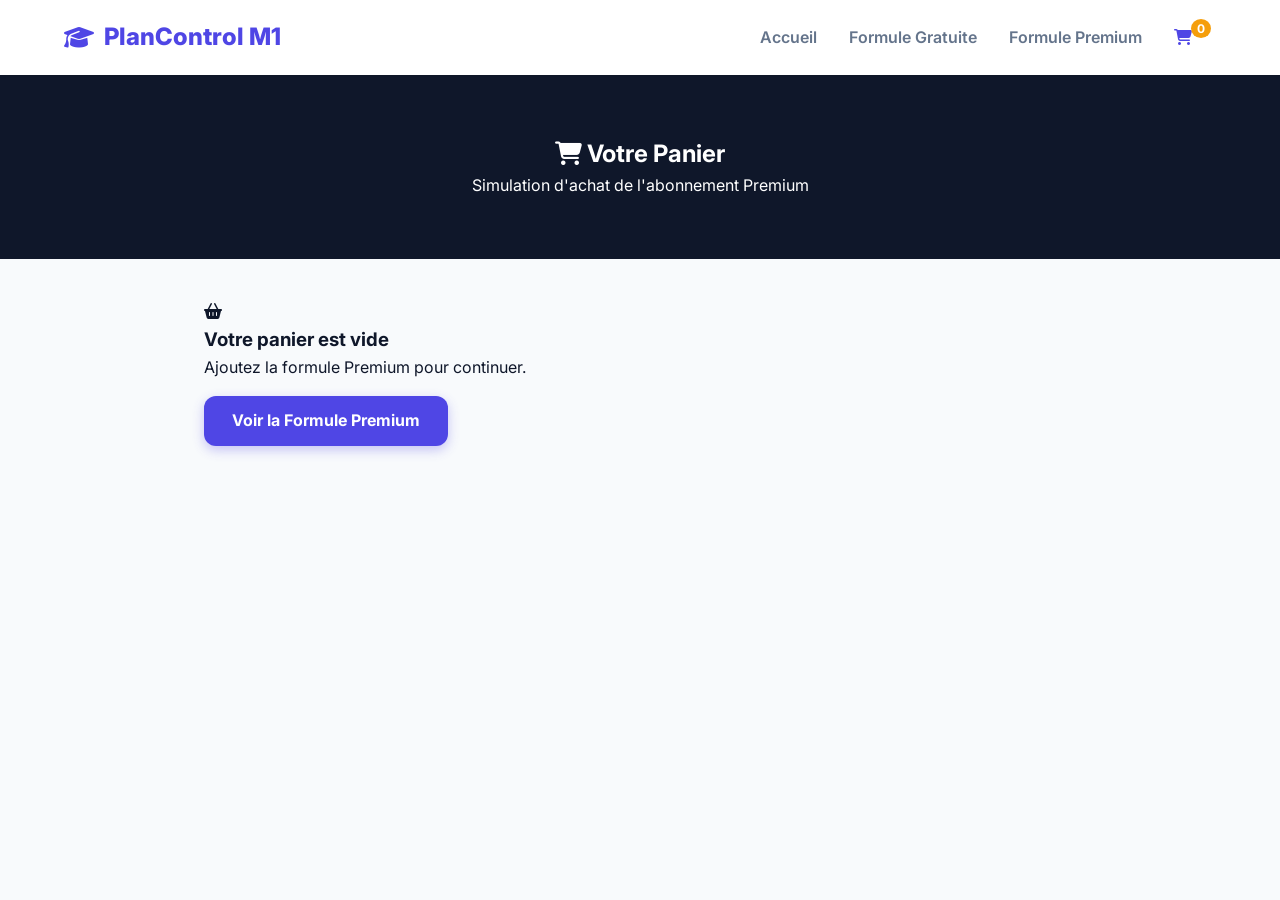
<file: panier.html>
<!DOCTYPE html>
<html lang="fr">
<head>
    <meta charset="UTF-8">
    <meta name="viewport" content="width=device-width, initial-scale=1.0">
    <title>Panier - PlanControl M1</title>
    <link rel="stylesheet" href="../css/style.css">
    <link rel="stylesheet" href="https://cdnjs.cloudflare.com/ajax/libs/font-awesome/6.4.0/css/all.min.css">
</head>
<body>
    <header>
        <nav class="navbar">
            <div class="logo">
                <i class="fas fa-graduation-cap"></i>
                <span>PlanControl M1</span>
            </div>
            <ul class="nav-links">
                <li><a href="../index.html">Accueil</a></li>
                <li><a href="gratuit.html">Formule Gratuite</a></li>
                <li><a href="premium.html">Formule Premium</a></li>
                <li><a href="panier.html" class="cart-link active">
                    <i class="fas fa-shopping-cart"></i>
                    <span class="cart-count">0</span>
                </a></li>
            </ul>
        </nav>
    </header>

    <main>
        <section class="page-header">
            <h1><i class="fas fa-shopping-cart"></i> Votre Panier</h1>
            <p>Simulation d'achat de l'abonnement Premium</p>
        </section>

        <section class="content-section">
            <div class="cart-section">

                <div class="empty-cart">
                    <i class="fas fa-shopping-basket"></i>
                    <h3>Votre panier est vide</h3>
                    <p>Ajoutez la formule Premium pour continuer.</p>
                    <a href="premium.html" class="btn btn-primary" style="margin-top: 1rem;">
                        Voir la Formule Premium
                    </a>
                </div>

                <div class="cart-items"></div>

                <div class="cart-summary" style="display: none;">
                    <h3>Récapitulatif</h3>
                    <div class="cart-total">
                        <span>Total mensuel</span>
                        <span class="total-amount">0€/mois</span>
                    </div>

                    <form class="payment-form">
                        <h4 style="margin: 1.5rem 0 1rem;">Simulation de paiement</h4>

                        <div class="form-group">
                            <label>Email</label>
                            <input type="email" required placeholder="etudiant@email.com">
                        </div>

                        <div class="form-group">
                            <label>Numéro de carte</label>
                            <input type="text" required placeholder="1234 5678 9012 3456">
                        </div>

                        <button type="submit" class="btn btn-primary" style="width: 100%; margin-top: 1rem;">
                            <i class="fas fa-lock"></i> Simuler le paiement
                        </button>

                        <p style="text-align: center; margin-top: 1rem; color: #6b7280; font-size: 0.875rem;">
                            Aucun paiement réel n'est effectué.
                        </p>
                    </form>
                </div>
            </div>
        </section>
    </main>

    <script src="../js/main.js"></script>
</body>
</html>
</file>
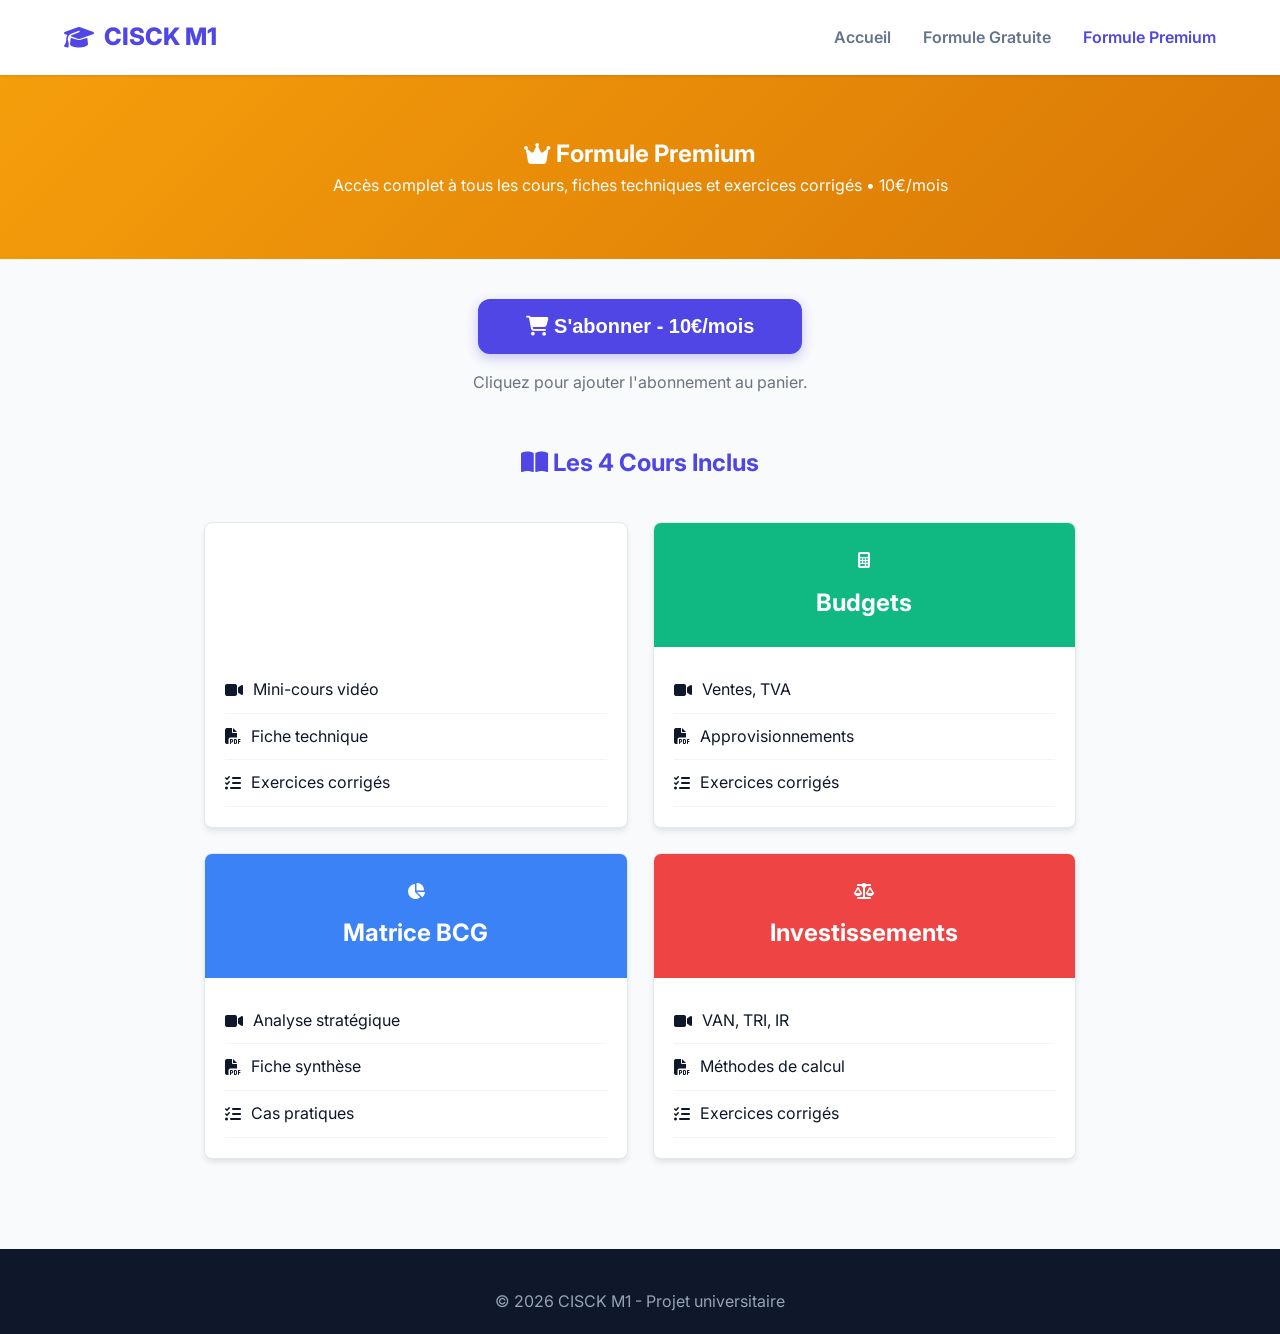
<file: premium.html>
<!DOCTYPE html>
<html lang="fr">
<head>
    <meta charset="UTF-8">
    <meta name="viewport" content="width=device-width, initial-scale=1.0">
    <title>Formule Premium - CISCK M1</title>
    <link rel="stylesheet" href="../css/style.css">
    <link rel="stylesheet" href="https://cdnjs.cloudflare.com/ajax/libs/font-awesome/6.4.0/css/all.min.css">
</head>
<body>
    <header>
        <nav class="navbar">
            <div class="logo">
                <i class="fas fa-graduation-cap"></i>
                <span>CISCK M1</span>
            </div>
            <ul class="nav-links">
                <li><a href="../index.html">Accueil</a></li>
                <li><a href="gratuit.html">Formule Gratuite</a></li>
                <li><a href="premium.html" class="active">Formule Premium</a></li>
            </ul>
        </nav>
    </header>

    <main>
        <section class="page-header" style="background: linear-gradient(135deg, #f59e0b 0%, #d97706 100%);">
            <h1><i class="fas fa-crown"></i> Formule Premium</h1>
            <p>Accès complet à tous les cours, fiches techniques et exercices corrigés • 10€/mois</p>
        </section>

        <section class="content-section">
            <div style="text-align: center; margin-bottom: 3rem;">
                <button class="btn btn-primary add-to-cart"
                        data-id="premium-monthly"
                        data-name="Abonnement Premium"
                        data-price="10"
                        data-description="Accès illimité aux 4 cours, fiches techniques et exercices corrigés"
                        style="font-size: 1.25rem; padding: 1rem 3rem;">
                    <i class="fas fa-shopping-cart"></i> S'abonner - 10€/mois
                </button>
                <p style="margin-top: 1rem; color: #6b7280;">
                    Cliquez pour ajouter l'abonnement au panier.
                </p>
            </div>

            <h2 style="text-align: center; margin-bottom: 2rem; color: #4f46e5;">
                <i class="fas fa-book-open"></i> Les 4 Cours Inclus
            </h2>

            <div class="premium-grid">
                <div class="premium-card">
                    <div class="premium-card-header">
                        <i class="fas fa-project-diagram"></i>
                        <h3>Méthode MPM</h3>
                    </div>
                    <div class="premium-card-body">
                        <ul>
                            <li><i class="fas fa-video"></i> Mini-cours vidéo</li>
                            <li><i class="fas fa-file-pdf"></i> Fiche technique</li>
                            <li><i class="fas fa-tasks"></i> Exercices corrigés</li>
                        </ul>
                    </div>
                </div>

                <div class="premium-card">
                    <div class="premium-card-header" style="background: #10b981;">
                        <i class="fas fa-calculator"></i>
                        <h3>Budgets</h3>
                    </div>
                    <div class="premium-card-body">
                        <ul>
                            <li><i class="fas fa-video"></i> Ventes, TVA</li>
                            <li><i class="fas fa-file-pdf"></i> Approvisionnements</li>
                            <li><i class="fas fa-tasks"></i> Exercices corrigés</li>
                        </ul>
                    </div>
                </div>

                <div class="premium-card">
                    <div class="premium-card-header" style="background: #3b82f6;">
                        <i class="fas fa-chart-pie"></i>
                        <h3>Matrice BCG</h3>
                    </div>
                    <div class="premium-card-body">
                        <ul>
                            <li><i class="fas fa-video"></i> Analyse stratégique</li>
                            <li><i class="fas fa-file-pdf"></i> Fiche synthèse</li>
                            <li><i class="fas fa-tasks"></i> Cas pratiques</li>
                        </ul>
                    </div>
                </div>

                <div class="premium-card">
                    <div class="premium-card-header" style="background: #ef4444;">
                        <i class="fas fa-balance-scale"></i>
                        <h3>Investissements</h3>
                    </div>
                    <div class="premium-card-body">
                        <ul>
                            <li><i class="fas fa-video"></i> VAN, TRI, IR</li>
                            <li><i class="fas fa-file-pdf"></i> Méthodes de calcul</li>
                            <li><i class="fas fa-tasks"></i> Exercices corrigés</li>
                        </ul>
                    </div>
                </div>
            </div>

            <!-- Simulation de paiement -->
            <div id="payment-section" class="cart-summary" style="display: none; margin-top: 3rem;">
                <h2><i class="fas fa-credit-card"></i> Paiement</h2>

                <form class="payment-form">
                    <div class="form-group">
                        <label>Nom sur la carte</label>
                        <input type="text" placeholder="Jean Dupont" required>
                    </div>

                    <div class="form-group">
                        <label>Numéro de carte</label>
                        <input
                            type="text"
                            id="card-number"
                            placeholder="4242 4242 4242 4242"
                            maxlength="19"
                            required
                        >
                    </div>

                    <div class="form-row">
                        <div class="form-group">
                            <label>Date d'expiration</label>
                            <input
                                type="text"
                                id="expiry-date"
                                placeholder="12/28"
                                maxlength="5"
                                required
                            >
                        </div>

                        <div class="form-group">
                            <label>CVV</label>
                            <input
                                type="text"
                                placeholder="123"
                                maxlength="4"
                                required
                            >
                        </div>
                    </div>

                    <div class="form-group">
                        <label style="display: flex; align-items: center; gap: 0.5rem;">
                            <input type="checkbox">
                            Mémoriser mes informations de paiement
                        </label>
                    </div>

                    <button type="submit" class="btn btn-primary" style="width: 100%;">
                        Payer 10€/mois
                    </button>
                </form>
            </div>

        </section>
    </main>

    <footer>
        <div class="footer-bottom">
            <p>&copy; 2026 CISCK M1 - Projet universitaire</p>
        </div>
    </footer>

    <script src="../js/main.js"></script>
</body>
</html>
</file>
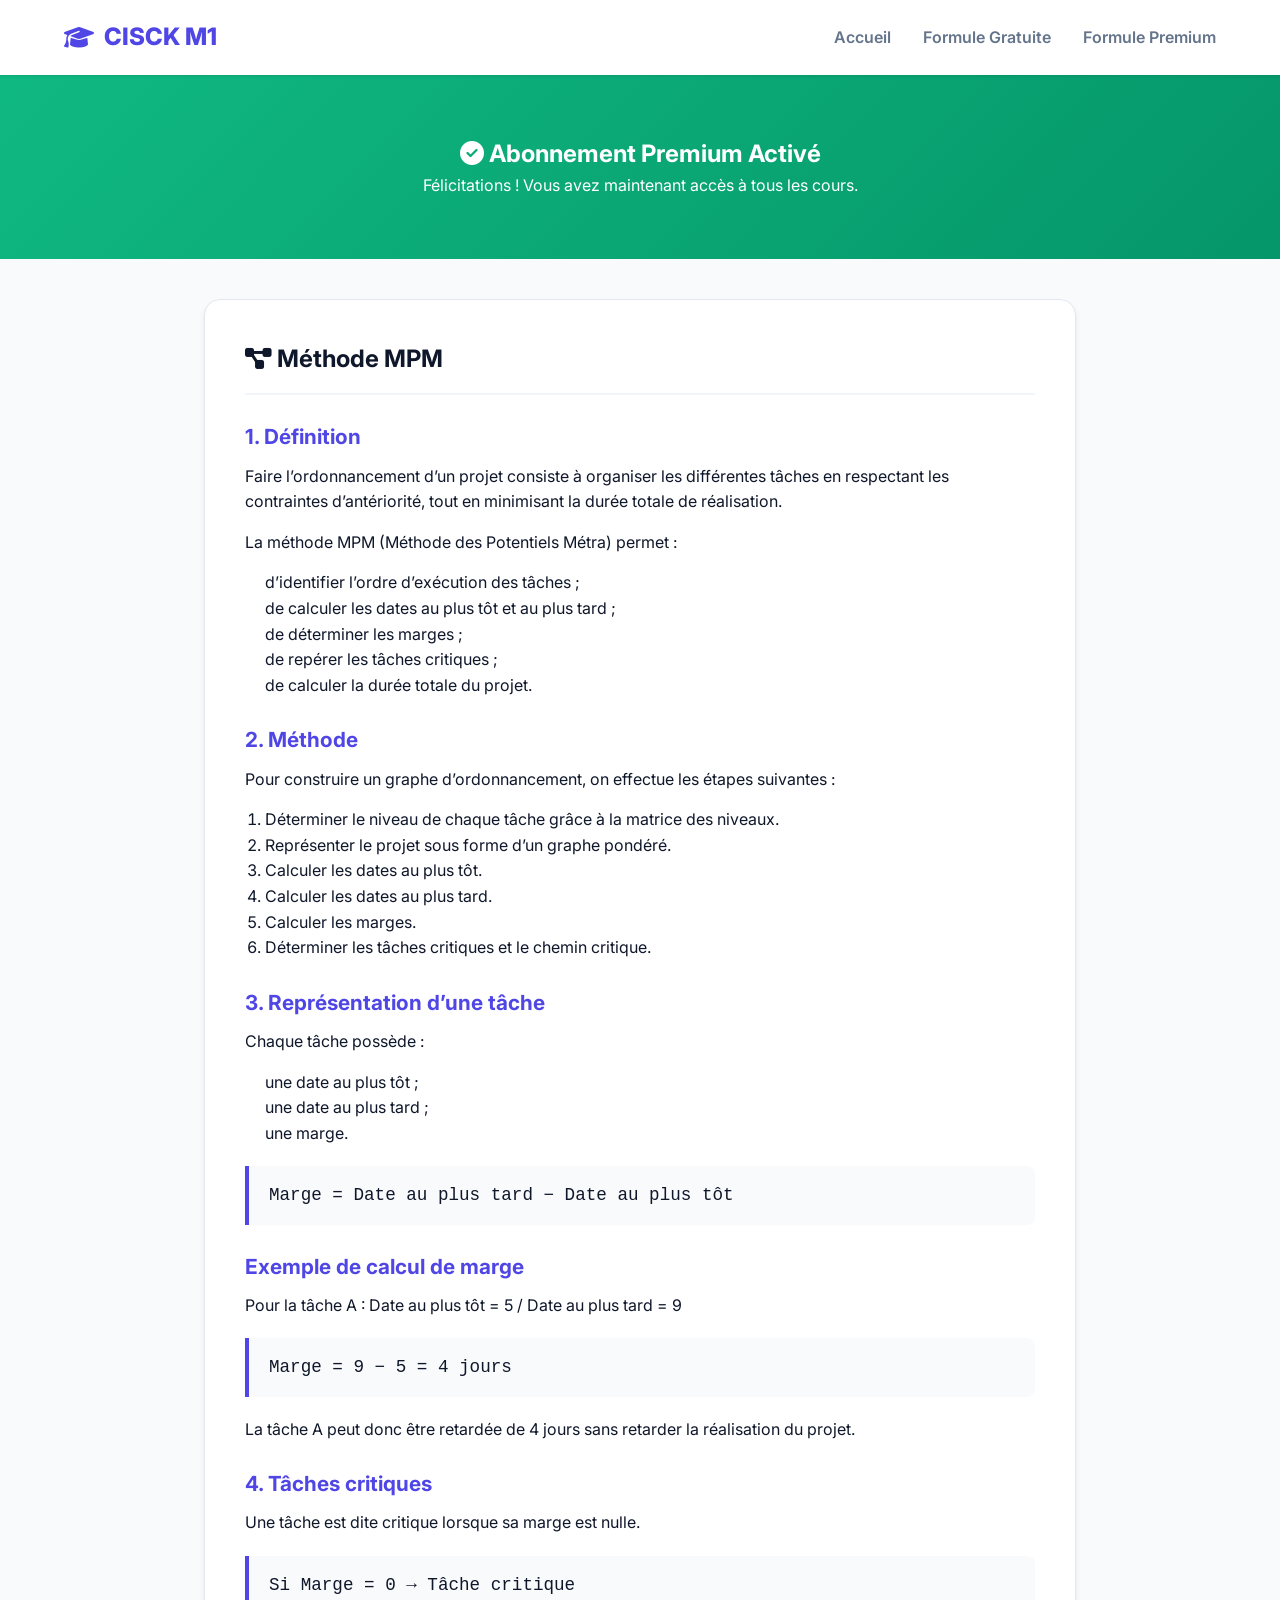
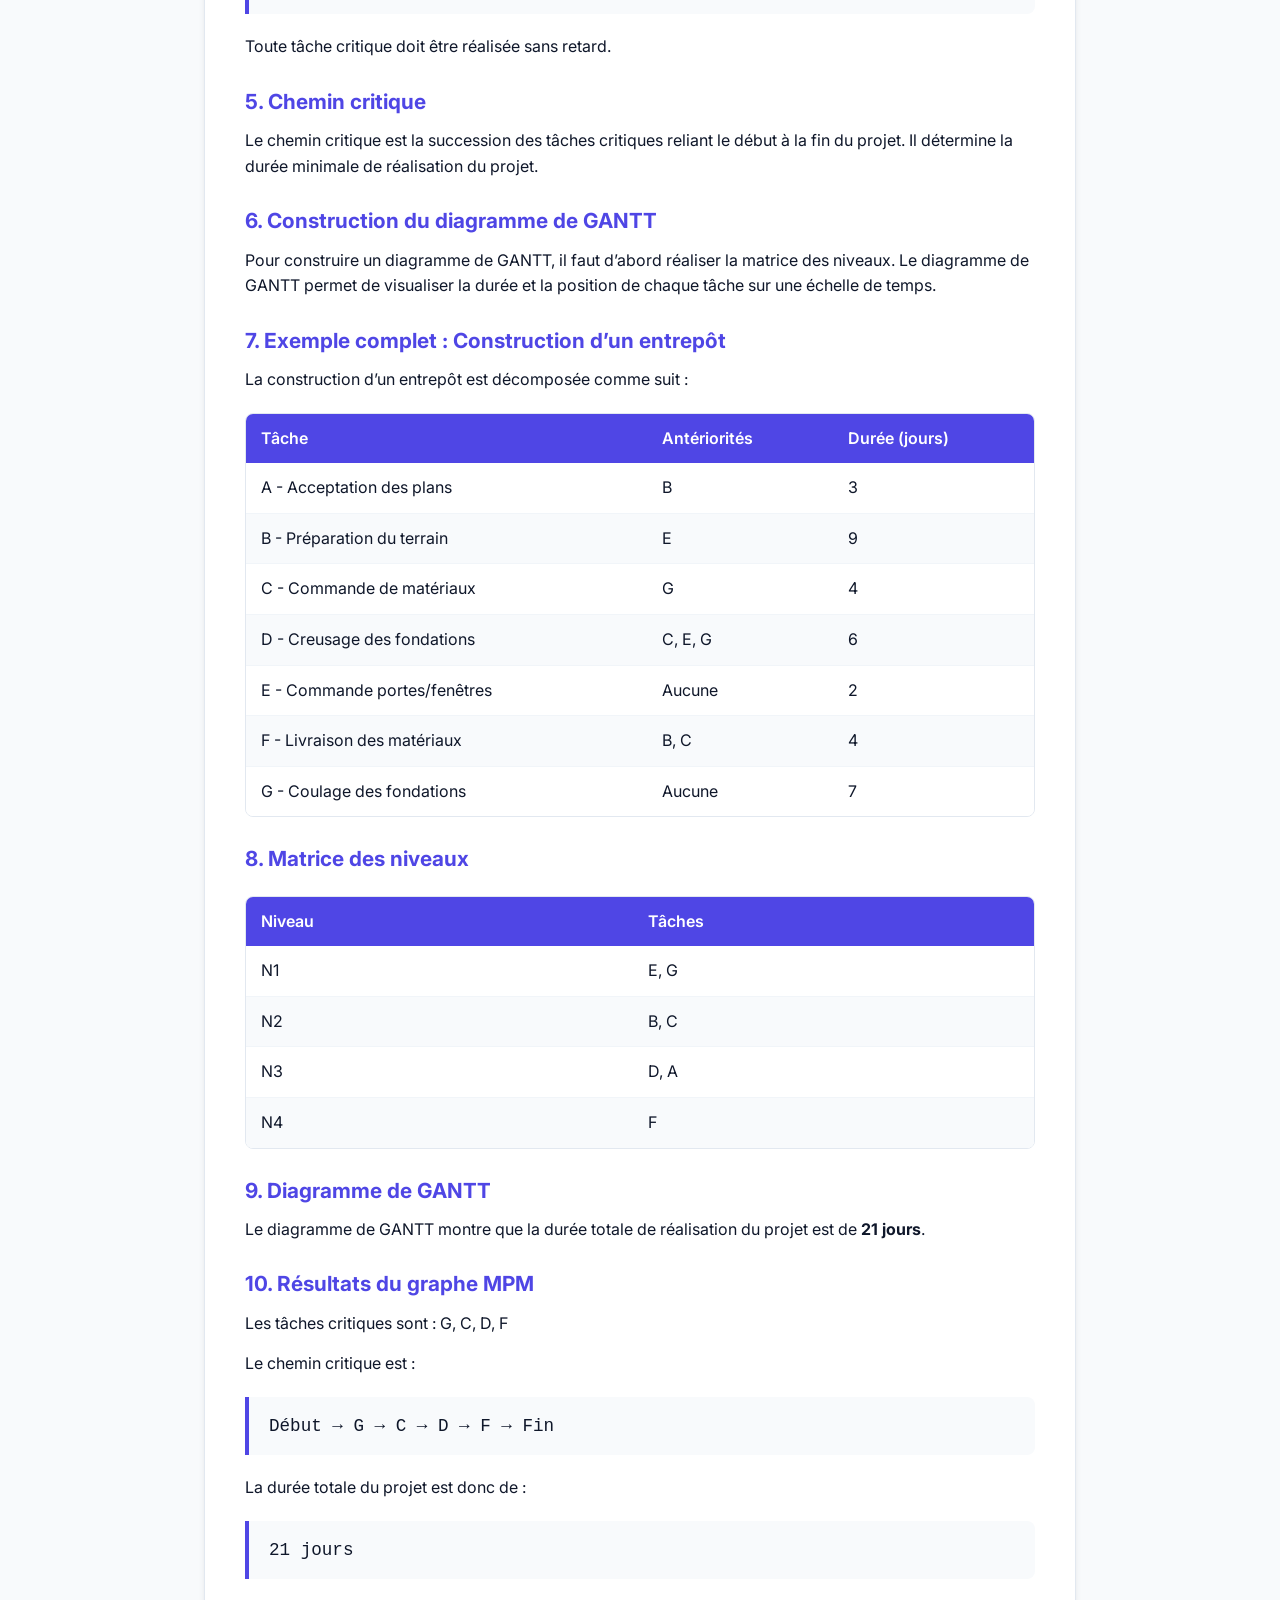
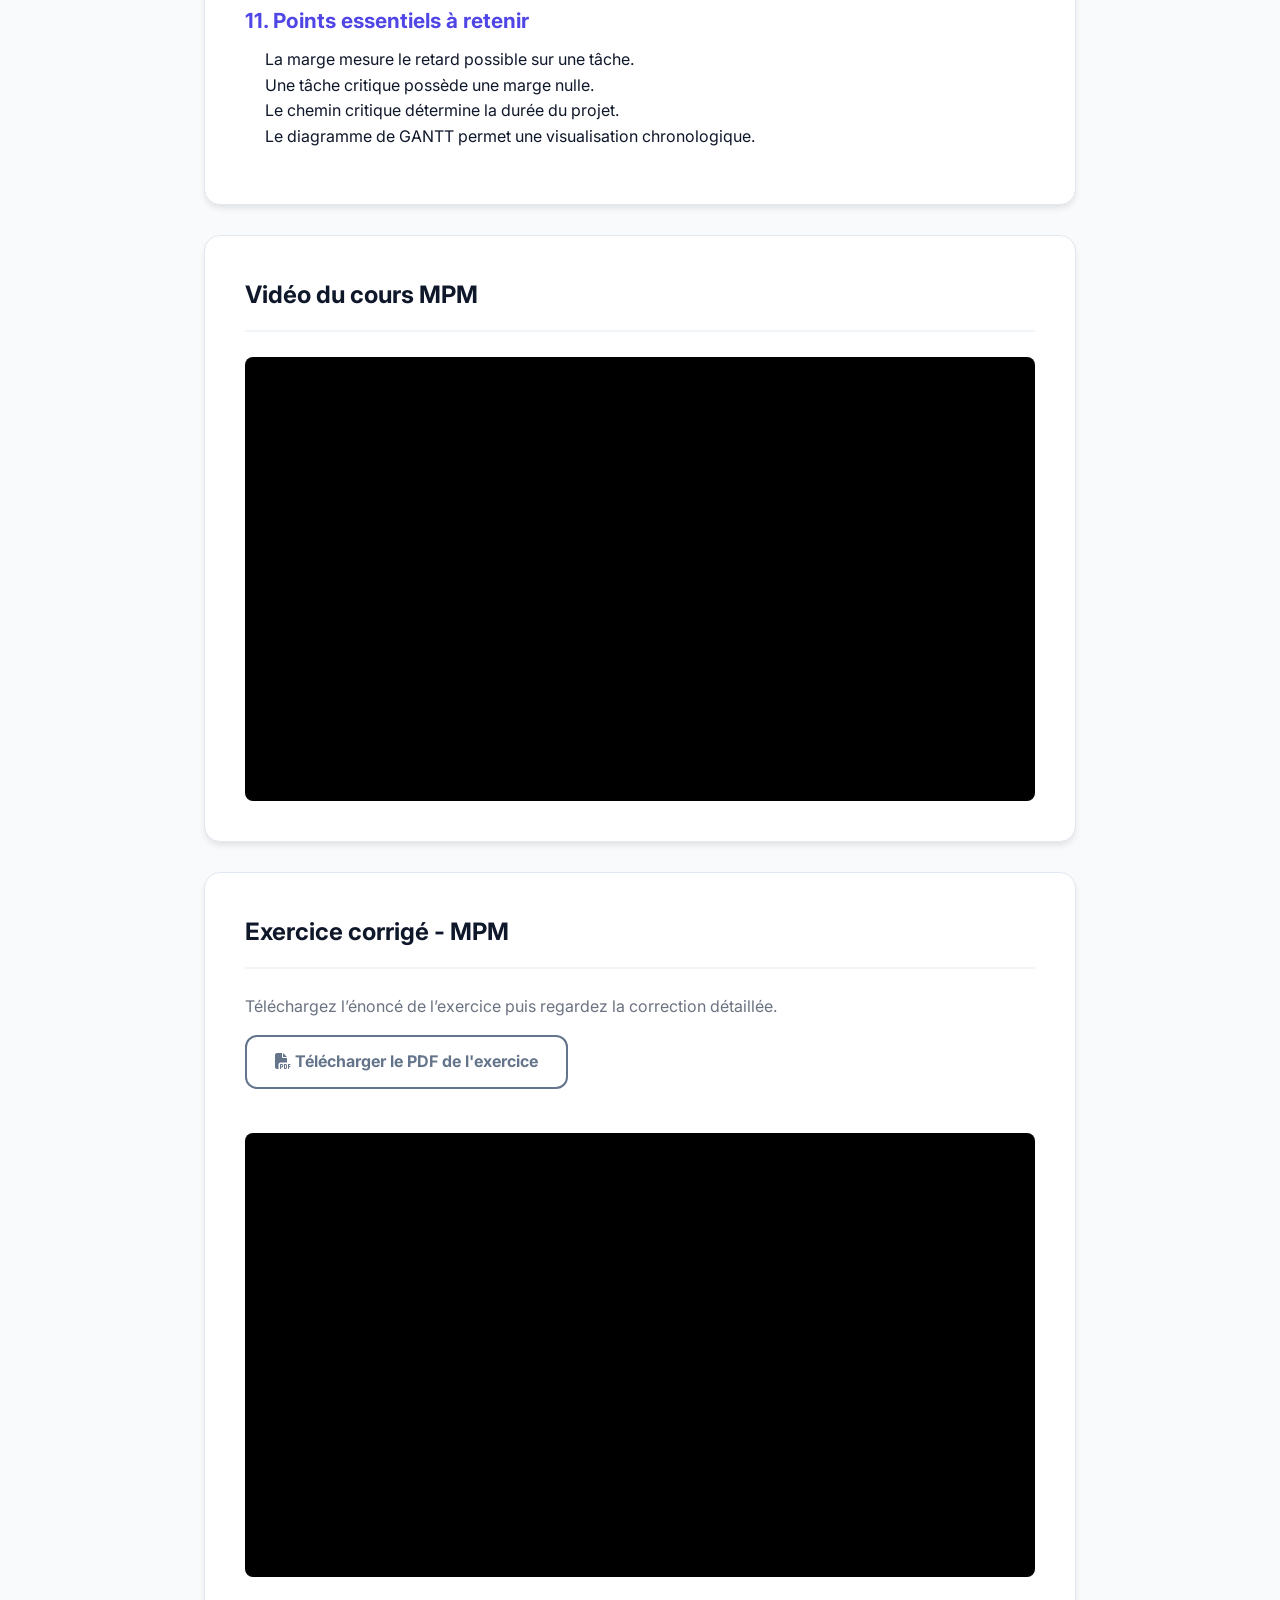
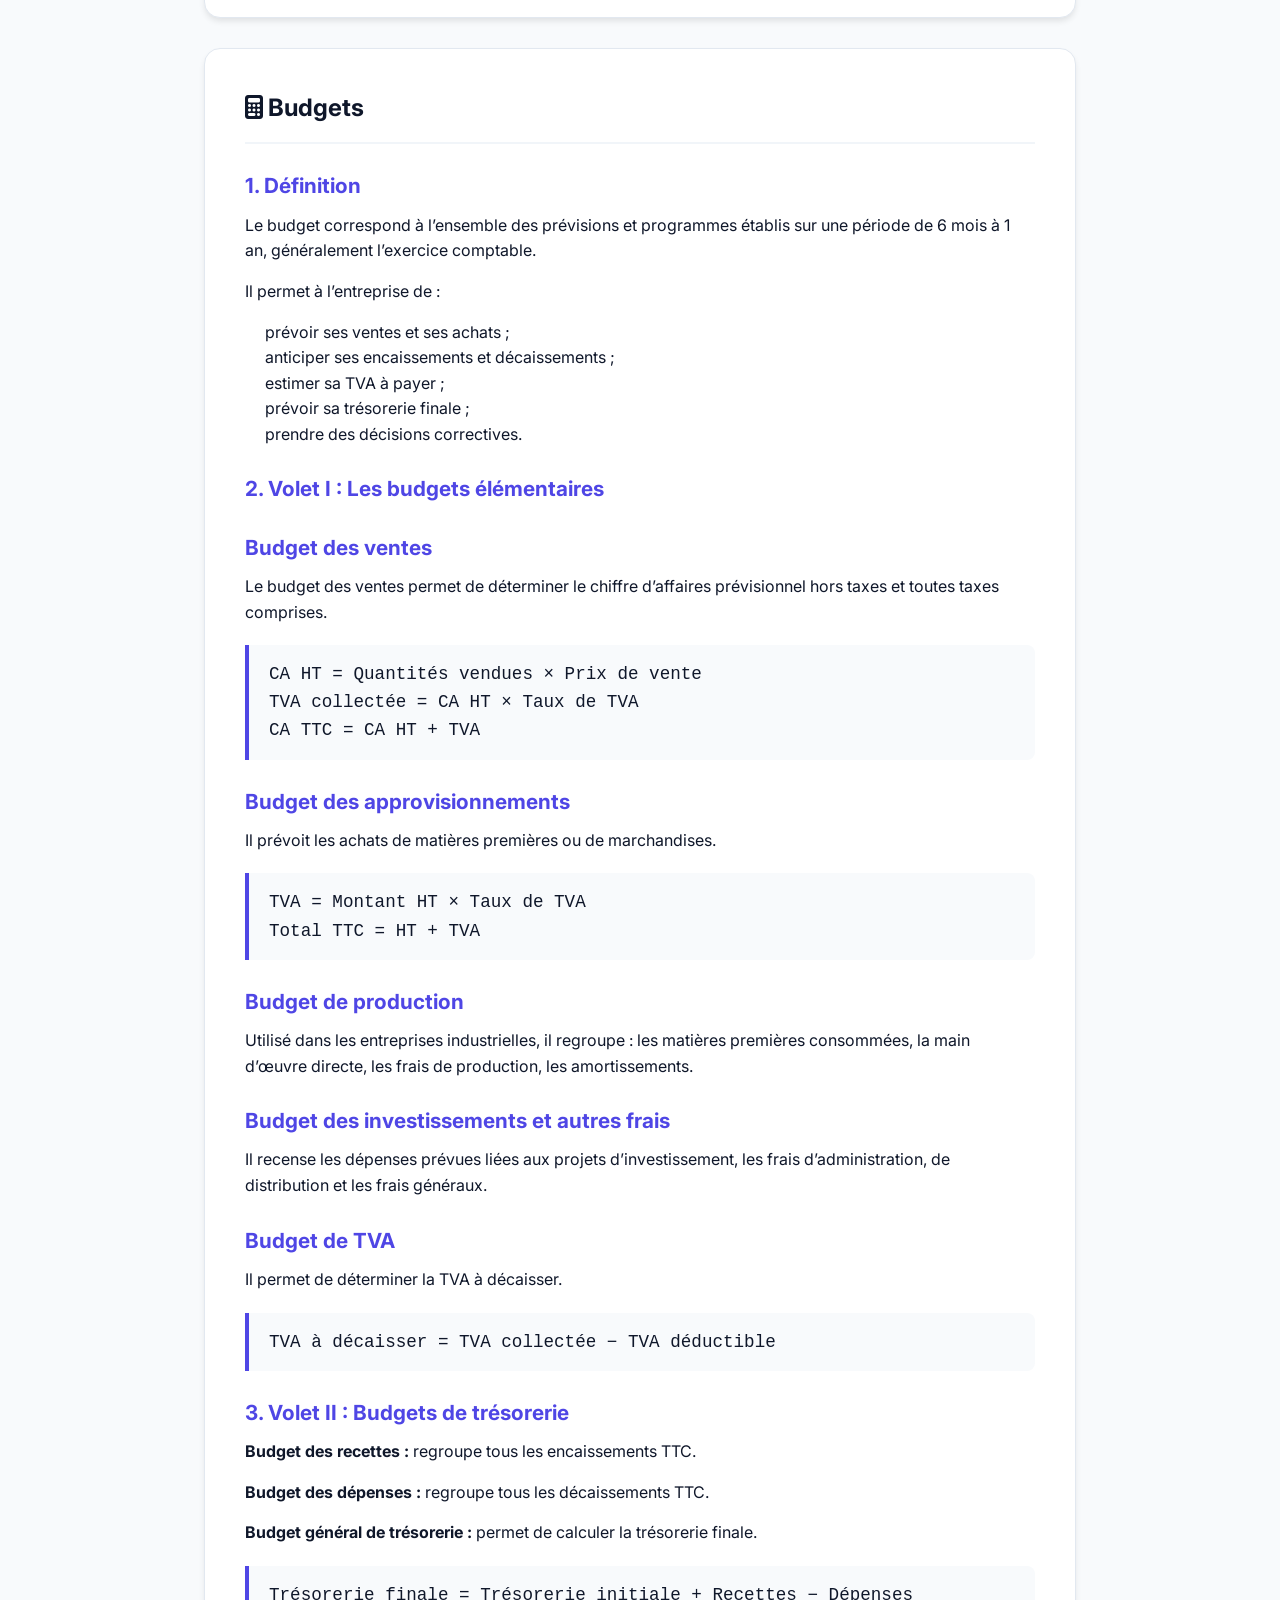
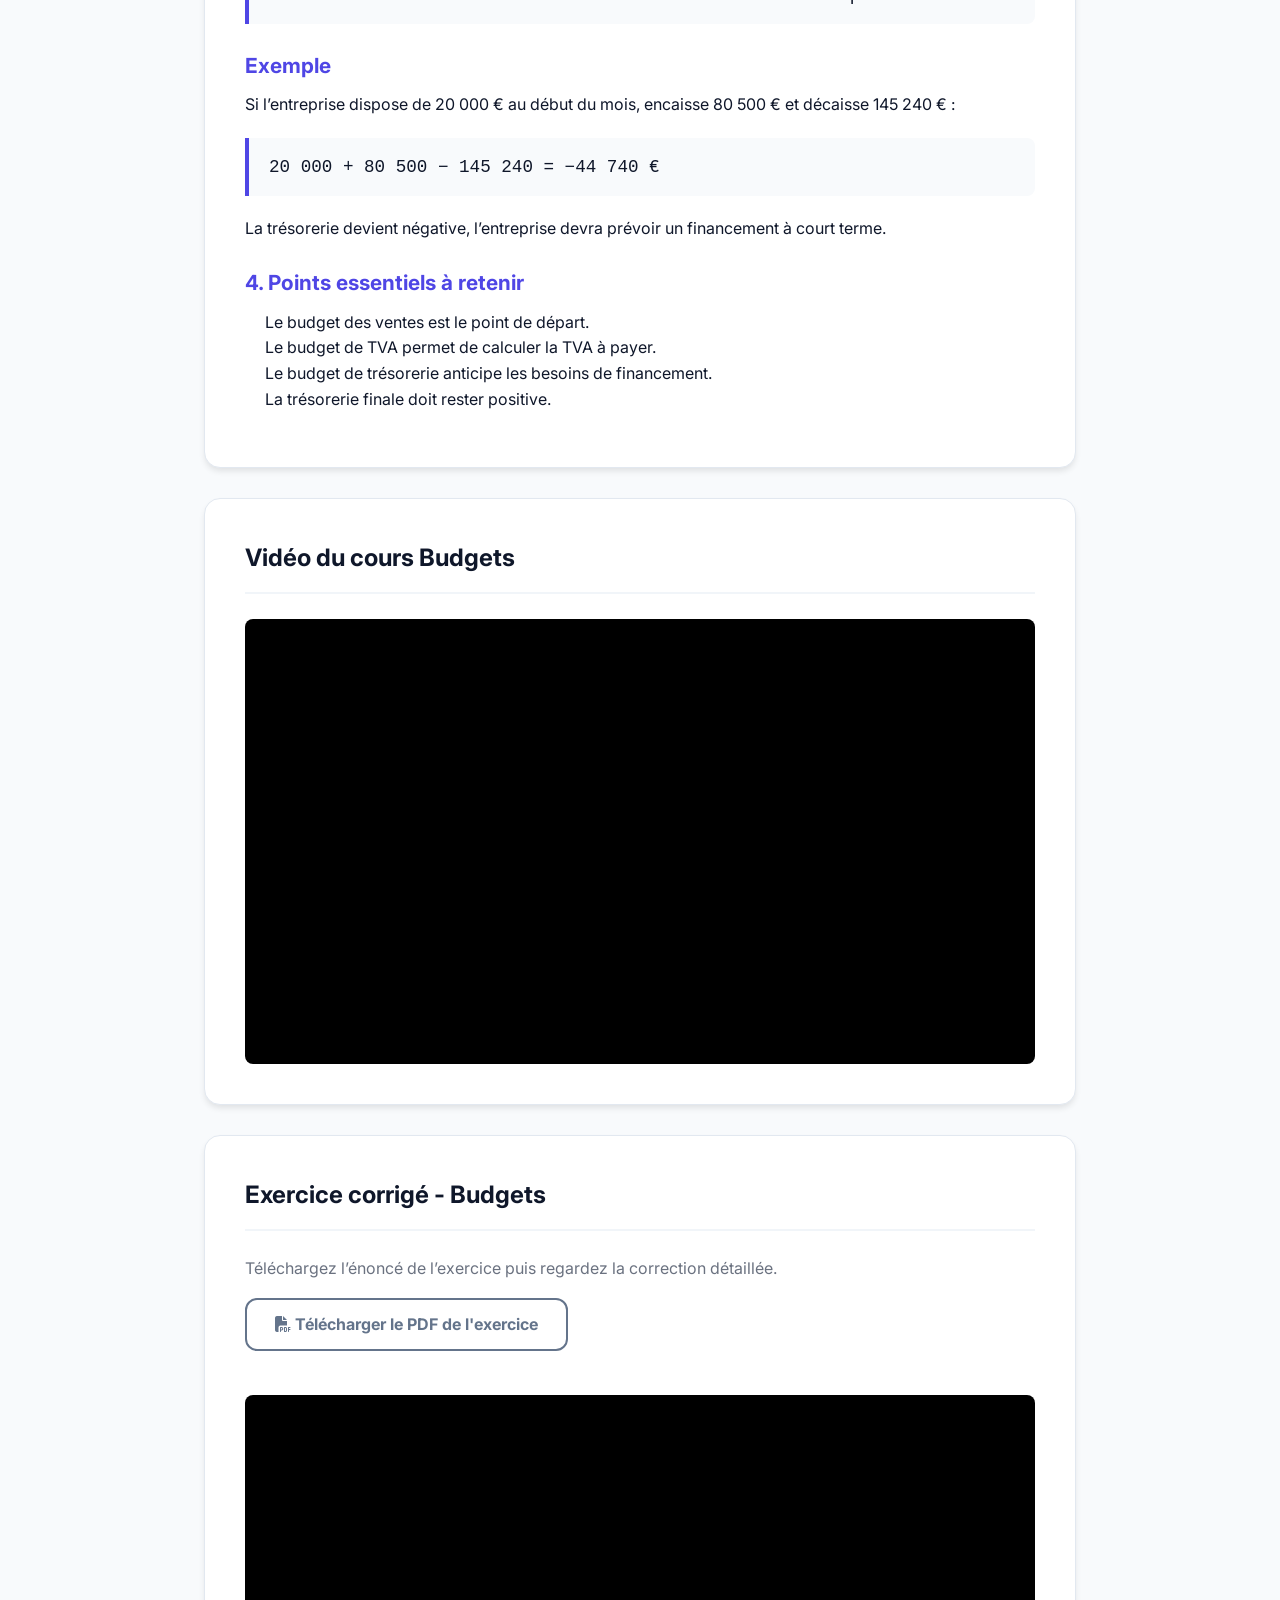
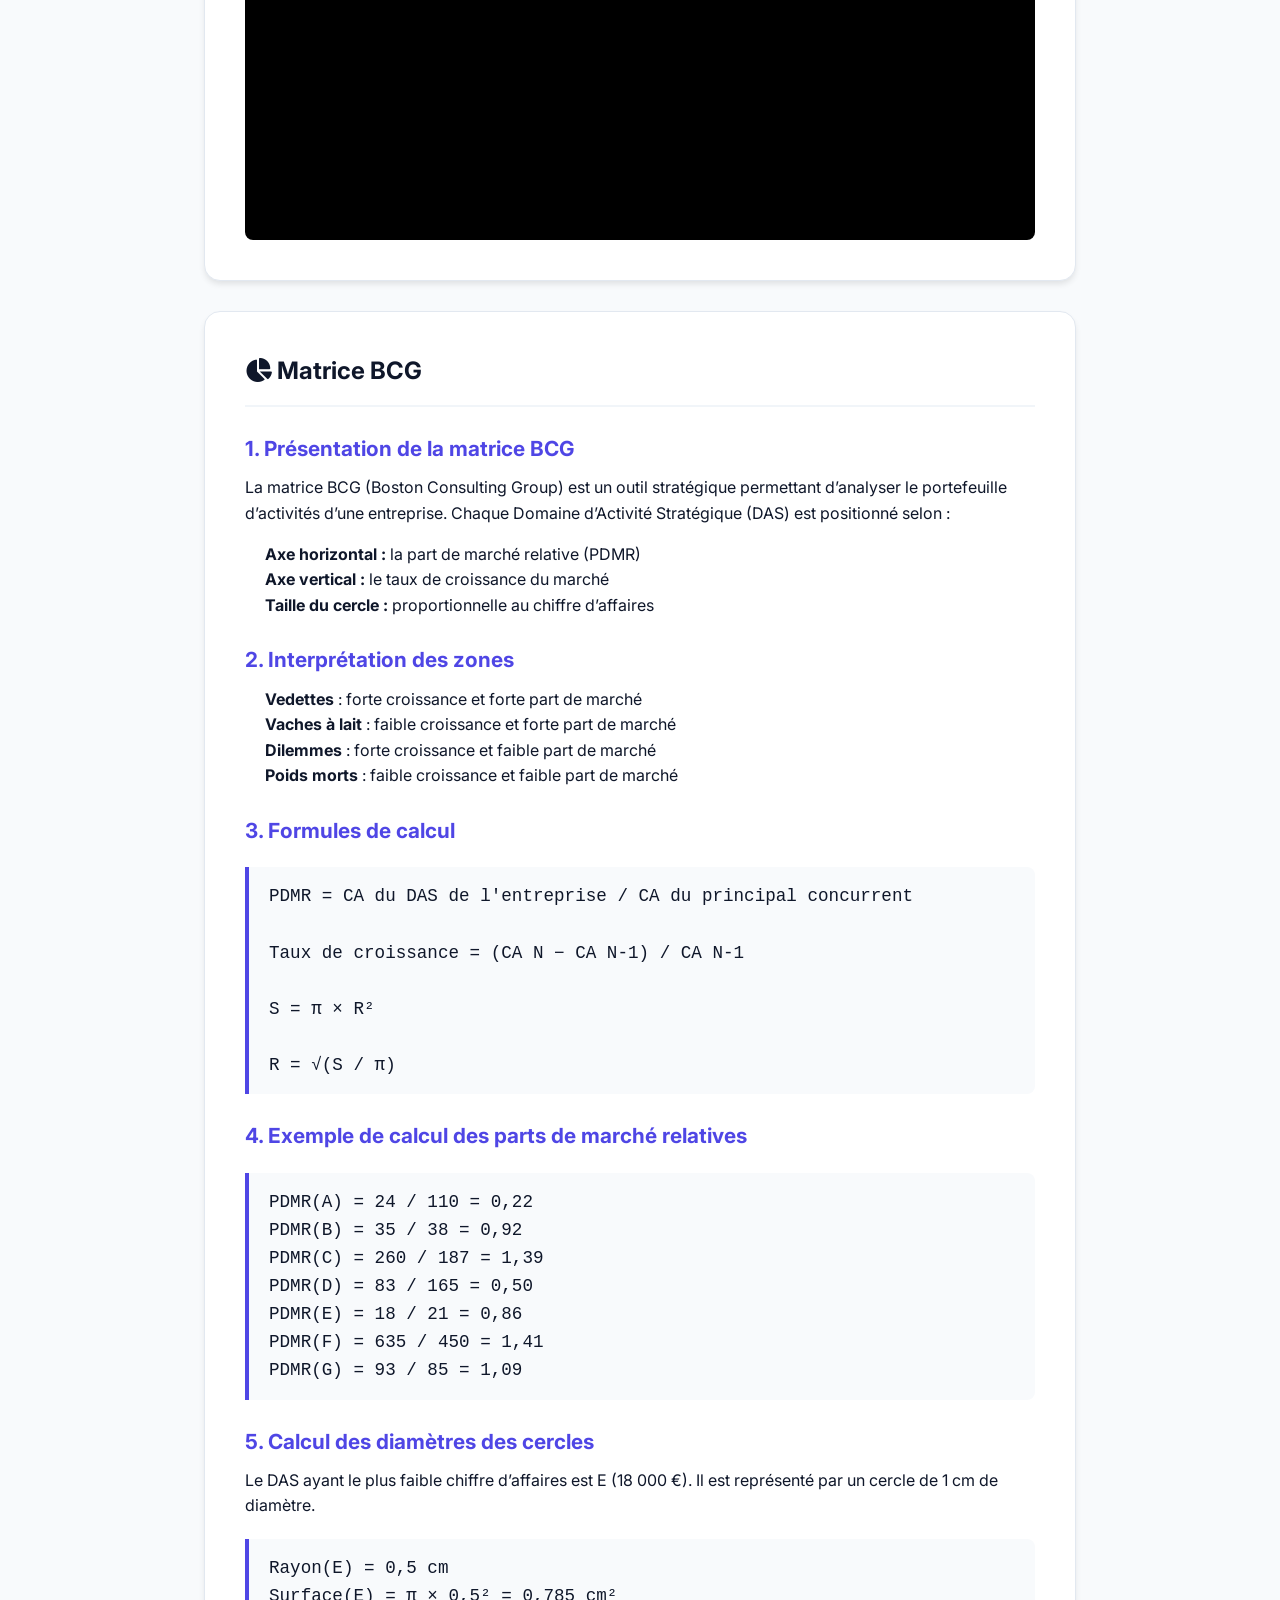
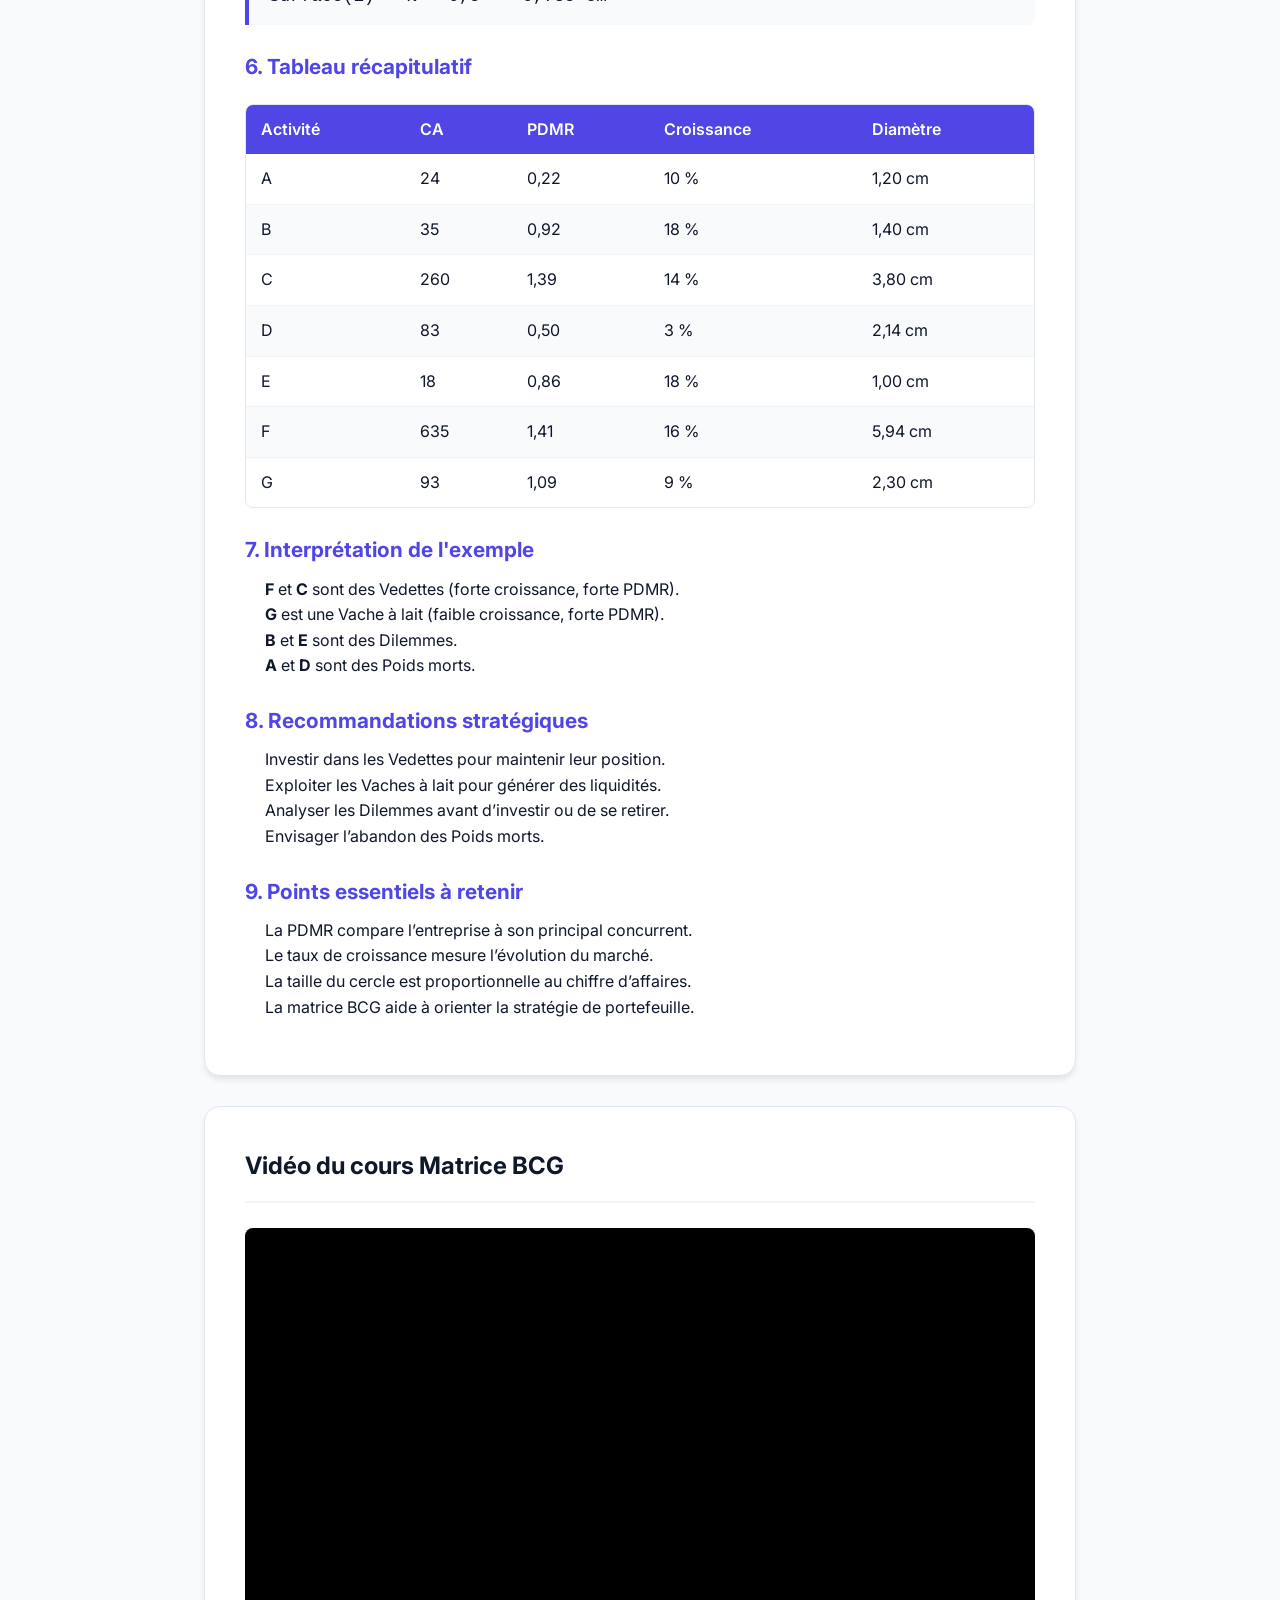
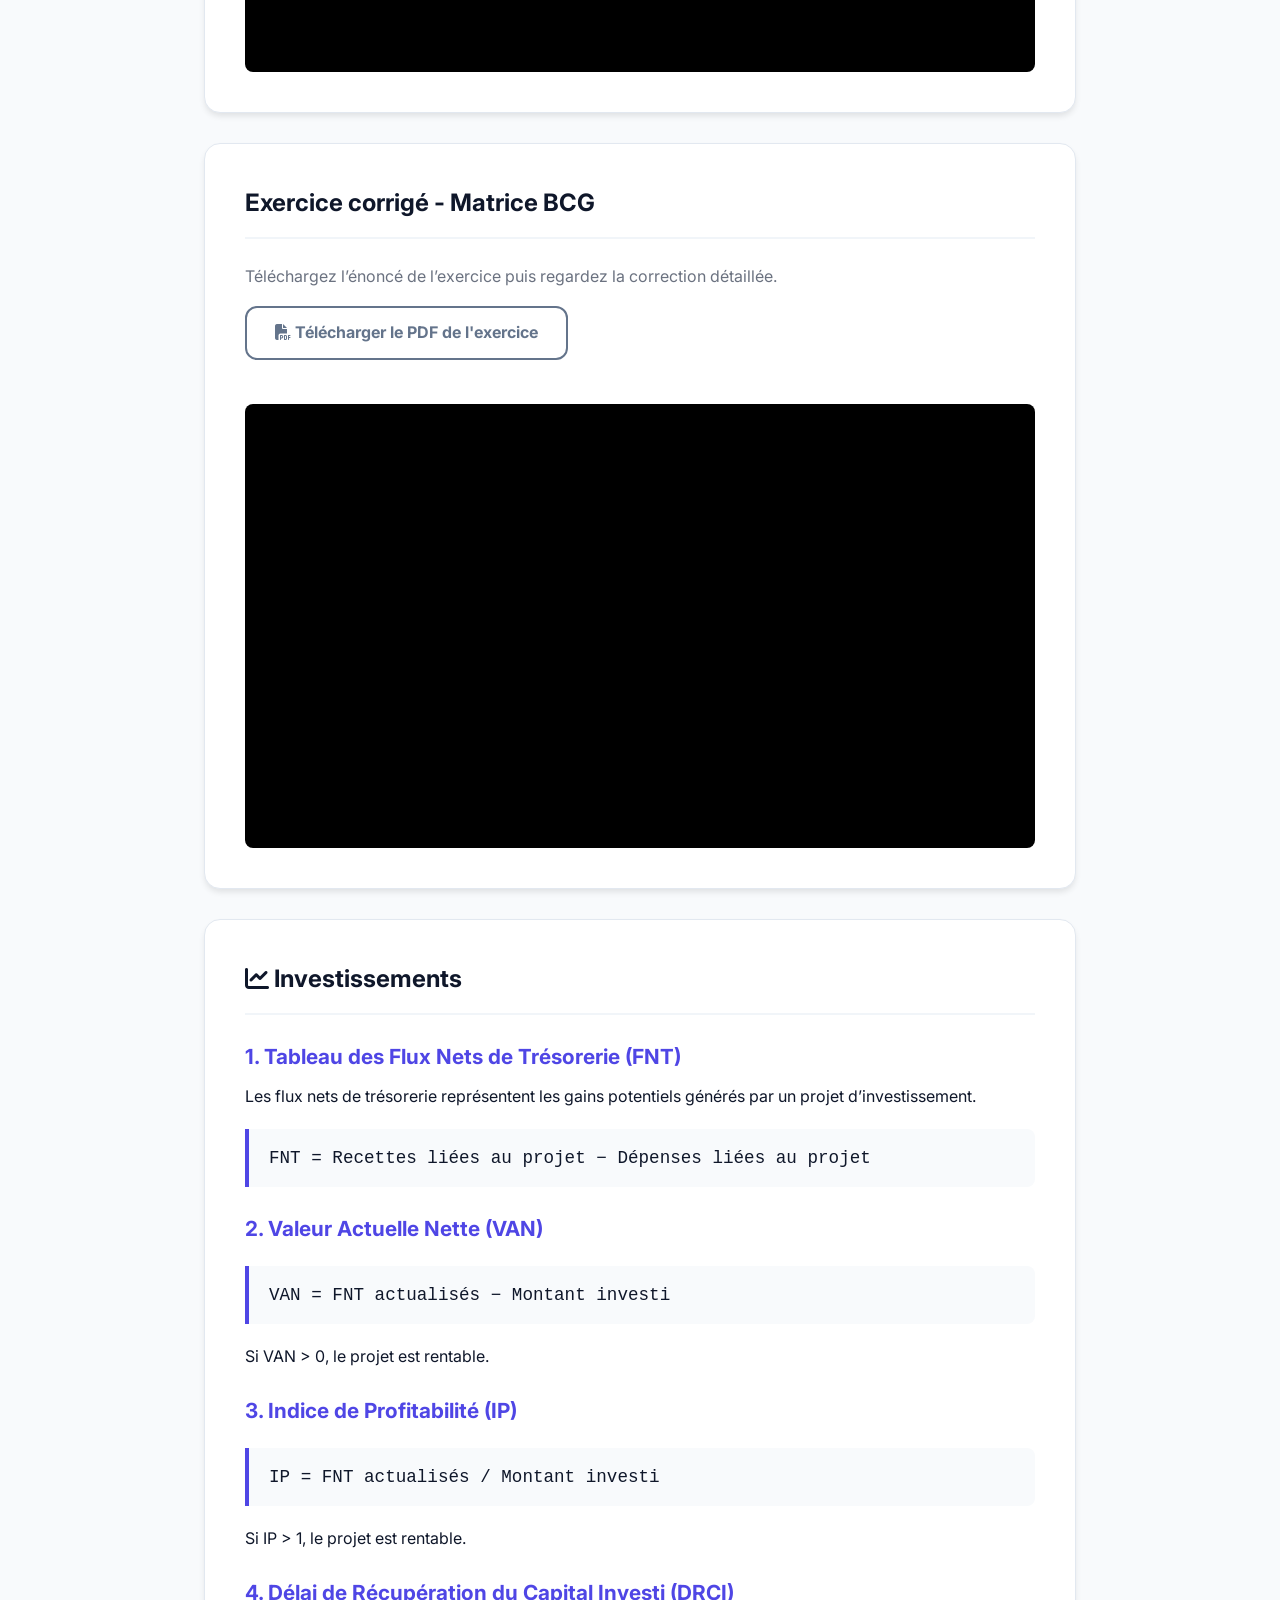
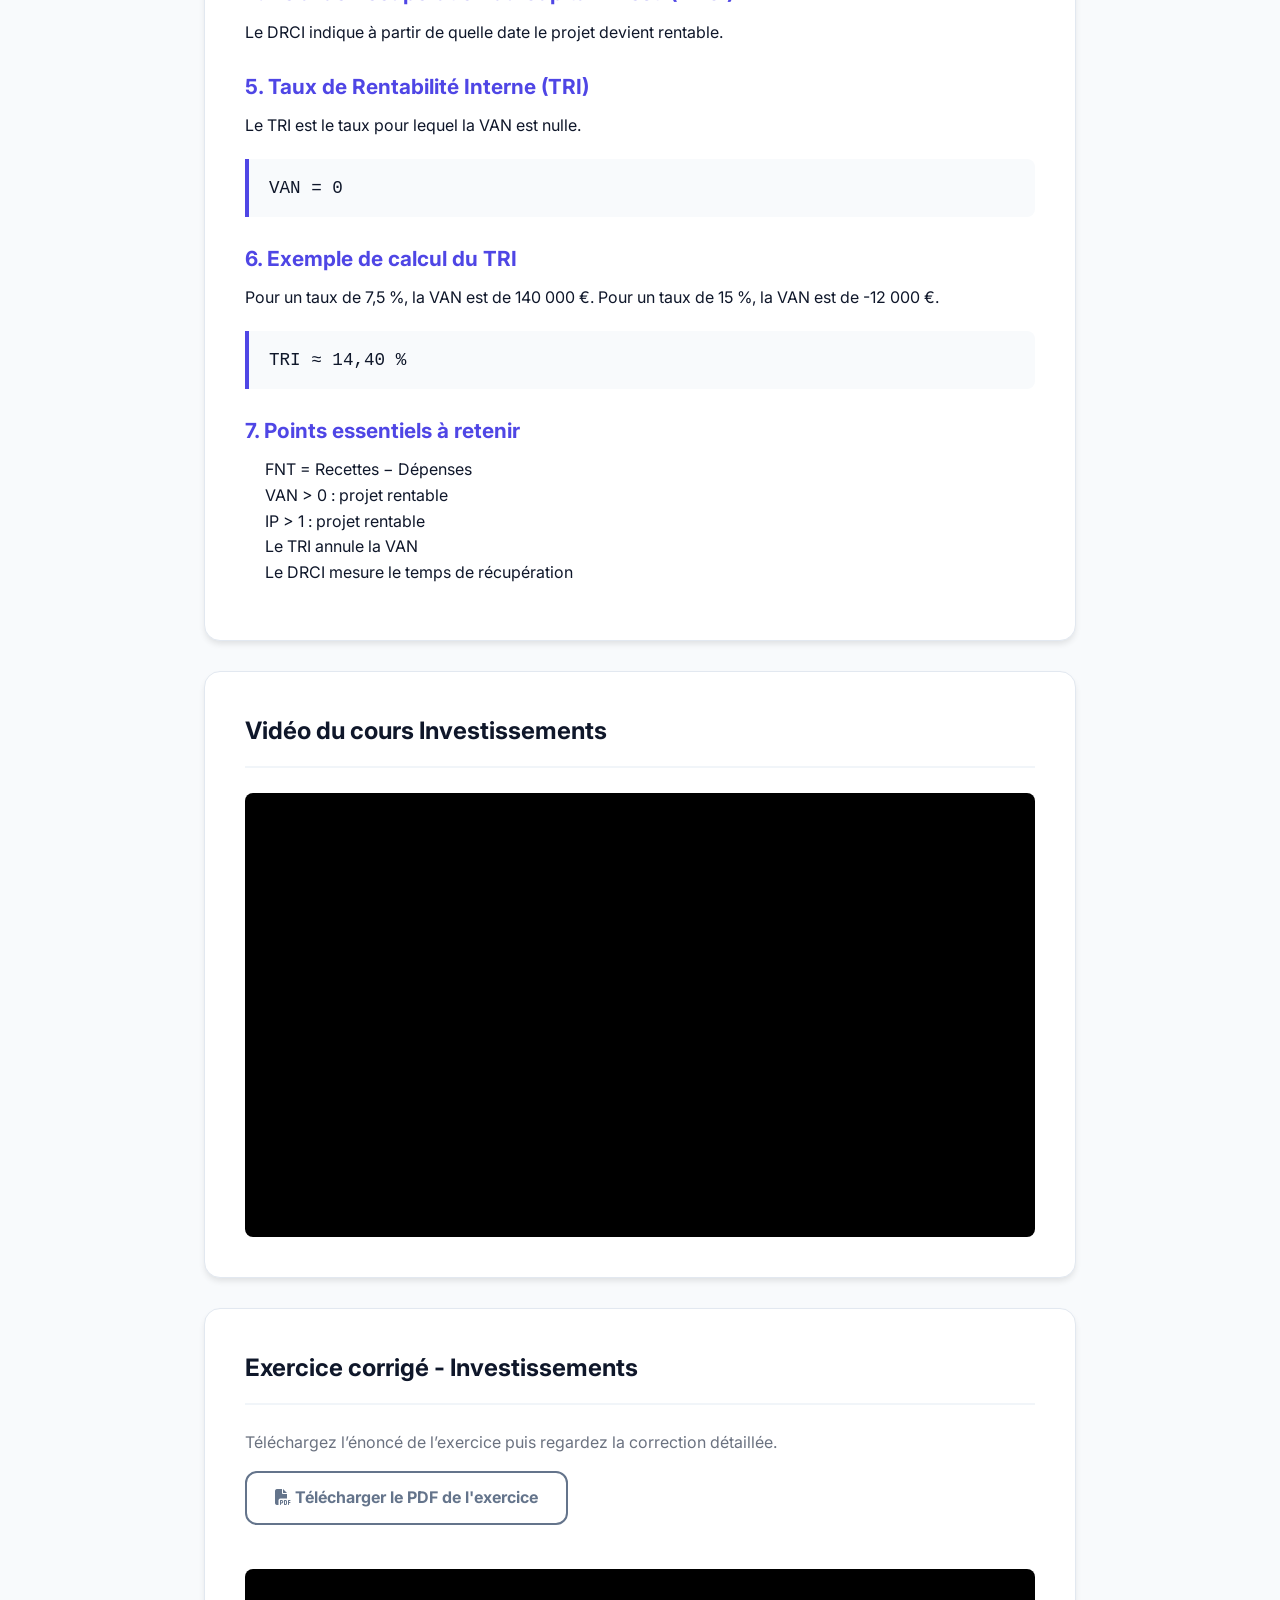
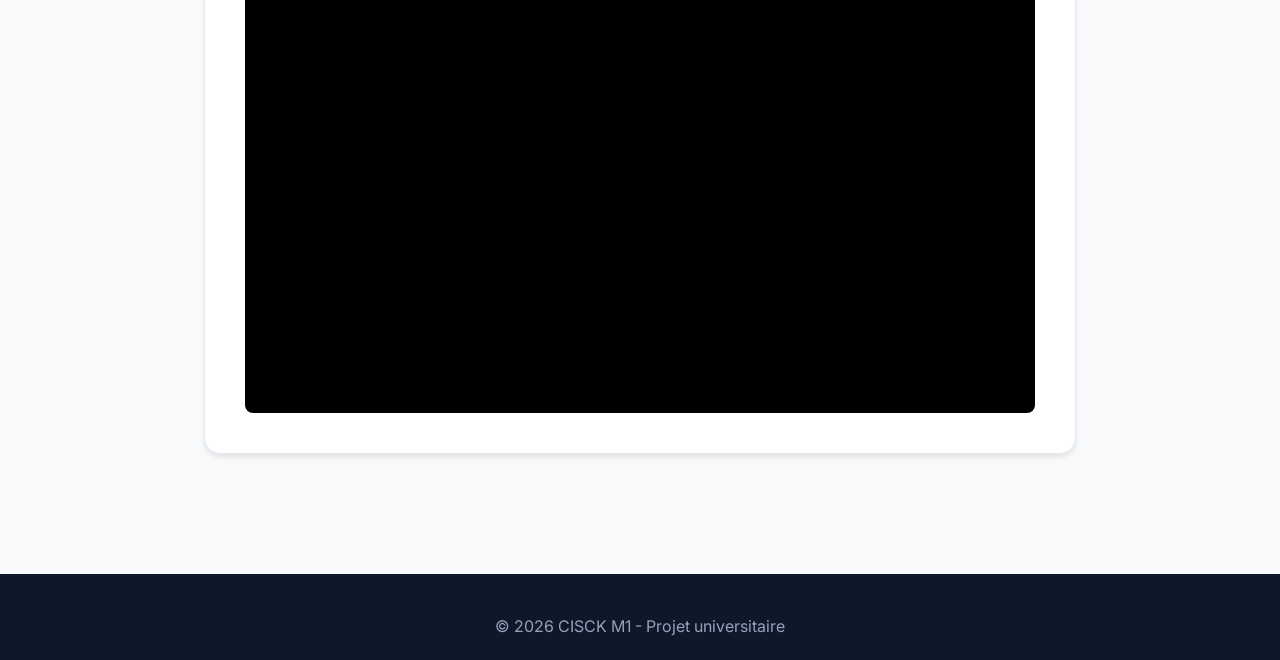
<file: pages/confirmation.html>
<!DOCTYPE html>
<html lang="fr">
<head>
    <meta charset="UTF-8">
    <meta name="viewport" content="width=device-width, initial-scale=1.0">
    <title>Contenu Premium Débloqué - CISCK M1</title>
    <link rel="stylesheet" href="../css/style.css">
    <link rel="stylesheet" href="https://cdnjs.cloudflare.com/ajax/libs/font-awesome/6.4.0/css/all.min.css">
</head>
<body>

<header>
    <nav class="navbar">
        <div class="logo">
            <i class="fas fa-graduation-cap"></i>
            <span>CISCK M1</span>
        </div>
        <ul class="nav-links">
            <li><a href="../index.html">Accueil</a></li>
            <li><a href="gratuit.html">Formule Gratuite</a></li>
            <li><a href="premium.html">Formule Premium</a></li>
        </ul>
    </nav>
</header>

<main>
    <section class="page-header" style="background: linear-gradient(135deg, #10b981 0%, #059669 100%);">
        <h1><i class="fas fa-check-circle"></i> Abonnement Premium Activé</h1>
        <p>Félicitations ! Vous avez maintenant accès à tous les cours.</p>
    </section>

    <section class="content-section">

        <div class="fiche-technique">
            <h2><i class="fas fa-project-diagram"></i> Méthode MPM</h2>

            <h3>1. Définition</h3>
            <p>Faire l’ordonnancement d’un projet consiste à organiser les différentes tâches en respectant les contraintes d’antériorité, tout en minimisant la durée totale de réalisation.</p>
            <p>La méthode MPM (Méthode des Potentiels Métra) permet :</p>
            <ul>
                <li>d’identifier l’ordre d’exécution des tâches ; </li>
                <li>de calculer les dates au plus tôt et au plus tard ; </li>
                <li>de déterminer les marges ; </li>
                <li>de repérer les tâches critiques ; </li>
                <li>de calculer la durée totale du projet. </li>
            </ul>

            <h3>2. Méthode</h3>
            <p>Pour construire un graphe d’ordonnancement, on effectue les étapes suivantes :</p>
            <ol>
                <li>Déterminer le niveau de chaque tâche grâce à la matrice des niveaux.</li>
                <li>Représenter le projet sous forme d’un graphe pondéré.</li>
                <li>Calculer les dates au plus tôt.</li>
                <li>Calculer les dates au plus tard.</li>
                <li>Calculer les marges.</li>
                <li>Déterminer les tâches critiques et le chemin critique.</li>
            </ol>

            <h3>3. Représentation d’une tâche</h3>
            <p>Chaque tâche possède :</p>
            <ul>
                <li>une date au plus tôt ; </li>
                <li>une date au plus tard ; </li>
                <li>une marge. </li>
            </ul>
            <div class="formula">Marge = Date au plus tard − Date au plus tôt</div>

            <h3>Exemple de calcul de marge</h3>
            <p>Pour la tâche A : Date au plus tôt = 5 / Date au plus tard = 9</p>
            <div class="formula">Marge = 9 − 5 = 4 jours</div>
            <p>La tâche A peut donc être retardée de 4 jours sans retarder la réalisation du projet.</p>

            <h3>4. Tâches critiques</h3>
            <p>Une tâche est dite critique lorsque sa marge est nulle.</p>
            <div class="formula">Si Marge = 0 → Tâche critique</div>
            <p>Toute tâche critique doit être réalisée sans retard.</p>

            <h3>5. Chemin critique</h3>
            <p>Le chemin critique est la succession des tâches critiques reliant le début à la fin du projet. Il détermine la durée minimale de réalisation du projet.</p>

            <h3>6. Construction du diagramme de GANTT</h3>
            <p>Pour construire un diagramme de GANTT, il faut d’abord réaliser la matrice des niveaux. Le diagramme de GANTT permet de visualiser la durée et la position de chaque tâche sur une échelle de temps.</p>

            <h3>7. Exemple complet : Construction d’un entrepôt</h3>
            <p>La construction d’un entrepôt est décomposée comme suit :</p>

            <div class="table-responsive">
                <table>
                    <thead>
                        <tr>
                            <th>Tâche</th>
                            <th>Antériorités</th>
                            <th>Durée (jours)</th>
                        </tr>
                    </thead>
                    <tbody>
                        <tr><td>A - Acceptation des plans</td><td>B</td><td>3</td></tr>
                        <tr><td>B - Préparation du terrain</td><td>E</td><td>9</td></tr>
                        <tr><td>C - Commande de matériaux</td><td>G</td><td>4</td></tr>
                        <tr><td>D - Creusage des fondations</td><td>C, E, G</td><td>6</td></tr>
                        <tr><td>E - Commande portes/fenêtres</td><td>Aucune</td><td>2</td></tr>
                        <tr><td>F - Livraison des matériaux</td><td>B, C</td><td>4</td></tr>
                        <tr><td>G - Coulage des fondations</td><td>Aucune</td><td>7</td></tr>
                    </tbody>
                </table>
            </div>

            <h3>8. Matrice des niveaux</h3>
            <div class="table-responsive">
                <table>
                    <thead>
                        <tr>
                            <th>Niveau</th>
                            <th>Tâches</th>
                        </tr>
                    </thead>
                    <tbody>
                        <tr><td>N1</td><td>E, G</td></tr>
                        <tr><td>N2</td><td>B, C</td></tr>
                        <tr><td>N3</td><td>D, A</td></tr>
                        <tr><td>N4</td><td>F</td></tr>
                    </tbody>
                </table>
            </div>

            <h3>9. Diagramme de GANTT</h3>
            <p>Le diagramme de GANTT montre que la durée totale de réalisation du projet est de <strong>21 jours</strong>.</p>

            <h3>10. Résultats du graphe MPM</h3>
            <p>Les tâches critiques sont : G, C, D, F</p>
            <p>Le chemin critique est :</p>
            <div class="formula">Début → G → C → D → F → Fin</div>
            <p>La durée totale du projet est donc de :</p>
            <div class="formula">21 jours</div>

            <h3>11. Points essentiels à retenir</h3>
            <ul>
                <li>La marge mesure le retard possible sur une tâche.</li>
                <li>Une tâche critique possède une marge nulle.</li>
                <li>Le chemin critique détermine la durée du projet.</li>
                <li>Le diagramme de GANTT permet une visualisation chronologique.</li>
            </ul>
        </div>

        <div class="video-container">
            <h2>Vidéo du cours MPM</h2>
            <div class="video-wrapper">
                <iframe width="560" height="315" src="https://www.youtube.com/embed/jZ9SJGzy-8U?si=T0DnEF9-lqXCeCfC" title="YouTube video player" frameborder="0" allow="accelerometer; autoplay; clipboard-write; encrypted-media; gyroscope; picture-in-picture; web-share" referrerpolicy="strict-origin-when-cross-origin" allowfullscreen></iframe>            </div>
        </div>

        <div class="video-container">
            <h2>Exercice corrigé - MPM</h2>
            <p style="margin-bottom: 1rem; color: #6b7280;">Téléchargez l’énoncé de l’exercice puis regardez la correction détaillée.</p>
            <a href="../pdf/exercice-mpm.pdf" class="btn btn-outline" target="_blank" style="margin-bottom: 1.5rem;">
                <i class="fas fa-file-pdf"></i> Télécharger le PDF de l'exercice
            </a>
            <div class="video-wrapper">
                <iframe width="560" height="315" src="https://www.youtube.com/embed/2PdEeSiMRSI?si=uSS1jRqiJ4OFqHce" title="YouTube video player" frameborder="0" allowfullscreen></iframe>
            </div>
        </div>

        <div class="fiche-technique">
            <h2><i class="fas fa-calculator"></i> Budgets</h2>

            <h3>1. Définition</h3>
            <p>Le budget correspond à l’ensemble des prévisions et programmes établis sur une période de 6 mois à 1 an, généralement l’exercice comptable.</p>
            <p>Il permet à l’entreprise de :</p>
            <ul>
                <li>prévoir ses ventes et ses achats ;</li>
                <li>anticiper ses encaissements et décaissements ;</li>
                <li>estimer sa TVA à payer ;</li>
                <li>prévoir sa trésorerie finale ;</li>
                <li>prendre des décisions correctives.</li>
            </ul>

            <h3>2. Volet I : Les budgets élémentaires</h3>
            <h3>Budget des ventes</h3>
            <p>Le budget des ventes permet de déterminer le chiffre d’affaires prévisionnel hors taxes et toutes taxes comprises.</p>
            <div class="formula">
                CA HT = Quantités vendues × Prix de vente<br>
                TVA collectée = CA HT × Taux de TVA<br>
                CA TTC = CA HT + TVA
            </div>

            <h3>Budget des approvisionnements</h3>
            <p>Il prévoit les achats de matières premières ou de marchandises.</p>
            <div class="formula">
                TVA = Montant HT × Taux de TVA<br>
                Total TTC = HT + TVA
            </div>

            <h3>Budget de production</h3>
            <p>Utilisé dans les entreprises industrielles, il regroupe : les matières premières consommées, la main d’œuvre directe, les frais de production, les amortissements.</p>

            <h3>Budget des investissements et autres frais</h3>
            <p>Il recense les dépenses prévues liées aux projets d’investissement, les frais d’administration, de distribution et les frais généraux.</p>

            <h3>Budget de TVA</h3>
            <p>Il permet de déterminer la TVA à décaisser.</p>
            <div class="formula">TVA à décaisser = TVA collectée − TVA déductible</div>

            <h3>3. Volet II : Budgets de trésorerie</h3>
            <p><strong>Budget des recettes :</strong> regroupe tous les encaissements TTC.</p>
            <p><strong>Budget des dépenses :</strong> regroupe tous les décaissements TTC.</p>
            <p><strong>Budget général de trésorerie :</strong> permet de calculer la trésorerie finale.</p>
            <div class="formula">Trésorerie finale = Trésorerie initiale + Recettes − Dépenses</div>

            <h3>Exemple</h3>
            <p>Si l’entreprise dispose de 20 000 € au début du mois, encaisse 80 500 € et décaisse 145 240 € :</p>
            <div class="formula">20 000 + 80 500 − 145 240 = −44 740 €</div>
            <p>La trésorerie devient négative, l’entreprise devra prévoir un financement à court terme.</p>

            <h3>4. Points essentiels à retenir</h3>
            <ul>
                <li>Le budget des ventes est le point de départ.</li>
                <li>Le budget de TVA permet de calculer la TVA à payer.</li>
                <li>Le budget de trésorerie anticipe les besoins de financement.</li>
                <li>La trésorerie finale doit rester positive.</li>
            </ul>
        </div>

        <div class="video-container">
            <h2>Vidéo du cours Budgets</h2>
            <div class="video-wrapper">
                <iframe width="560" height="315" src="https://www.youtube.com/embed/CdE--xjOkm4?si=GrYgaWsJeTNIC0zX" title="YouTube video player" frameborder="0" allowfullscreen></iframe>
            </div>
        </div>

        <div class="video-container">
            <h2>Exercice corrigé - Budgets</h2>
            <p style="margin-bottom: 1rem; color: #6b7280;">Téléchargez l’énoncé de l’exercice puis regardez la correction détaillée.</p>
            <a href="../pdf/exercice-budgets.pdf" class="btn btn-outline" target="_blank" style="margin-bottom: 1.5rem;">
                <i class="fas fa-file-pdf"></i> Télécharger le PDF de l'exercice
            </a>
            <div class="video-wrapper">
                <iframe width="560" height="315" src="https://www.youtube.com/embed/AAUnewUZHgI?si=M2j7aucYyJQ4ZO9b" title="YouTube video player" frameborder="0" allowfullscreen></iframe>
            </div>
        </div>

    <div class="fiche-technique">
        <h2><i class="fas fa-chart-pie"></i> Matrice BCG</h2>

        <h3>1. Présentation de la matrice BCG</h3>
        <p>La matrice BCG (Boston Consulting Group) est un outil stratégique permettant d’analyser le portefeuille d’activités d’une entreprise. Chaque Domaine d’Activité Stratégique (DAS) est positionné selon :</p>
        <ul>
            <li><strong>Axe horizontal :</strong> la part de marché relative (PDMR)</li>
            <li><strong>Axe vertical :</strong> le taux de croissance du marché</li>
            <li><strong>Taille du cercle :</strong> proportionnelle au chiffre d’affaires</li>
        </ul>

        <h3>2. Interprétation des zones</h3>
        <ul>
            <li><strong>Vedettes</strong> : forte croissance et forte part de marché</li>
            <li><strong>Vaches à lait</strong> : faible croissance et forte part de marché</li>
            <li><strong>Dilemmes</strong> : forte croissance et faible part de marché</li>
            <li><strong>Poids morts</strong> : faible croissance et faible part de marché</li>
        </ul>

        <h3>3. Formules de calcul</h3>
        <div class="formula">
            PDMR = CA du DAS de l'entreprise / CA du principal concurrent<br><br>
            Taux de croissance = (CA N − CA N-1) / CA N-1<br><br>
            S = π × R²<br><br>
            R = √(S / π)
        </div>

        <h3>4. Exemple de calcul des parts de marché relatives</h3>
        <div class="formula">
            PDMR(A) = 24 / 110 = 0,22<br>
            PDMR(B) = 35 / 38 = 0,92<br>
            PDMR(C) = 260 / 187 = 1,39<br>
            PDMR(D) = 83 / 165 = 0,50<br>
            PDMR(E) = 18 / 21 = 0,86<br>
            PDMR(F) = 635 / 450 = 1,41<br>
            PDMR(G) = 93 / 85 = 1,09
        </div>

        <h3>5. Calcul des diamètres des cercles</h3>
        <p>Le DAS ayant le plus faible chiffre d’affaires est E (18 000 €). Il est représenté par un cercle de 1 cm de diamètre.</p>
        <div class="formula">
            Rayon(E) = 0,5 cm<br>
            Surface(E) = π × 0,5² = 0,785 cm²
        </div>

        <h3>6. Tableau récapitulatif</h3>
        <div class="table-responsive">
            <table>
                <thead>
                    <tr>
                        <th>Activité</th>
                        <th>CA</th>
                        <th>PDMR</th>
                        <th>Croissance</th>
                        <th>Diamètre</th>
                    </tr>
                </thead>
                <tbody>
                    <tr><td>A</td><td>24</td><td>0,22</td><td>10 %</td><td>1,20 cm</td></tr>
                    <tr><td>B</td><td>35</td><td>0,92</td><td>18 %</td><td>1,40 cm</td></tr>
                    <tr><td>C</td><td>260</td><td>1,39</td><td>14 %</td><td>3,80 cm</td></tr>
                    <tr><td>D</td><td>83</td><td>0,50</td><td>3 %</td><td>2,14 cm</td></tr>
                    <tr><td>E</td><td>18</td><td>0,86</td><td>18 %</td><td>1,00 cm</td></tr>
                    <tr><td>F</td><td>635</td><td>1,41</td><td>16 %</td><td>5,94 cm</td></tr>
                    <tr><td>G</td><td>93</td><td>1,09</td><td>9 %</td><td>2,30 cm</td></tr>
                </tbody>
            </table>
        </div>

        <h3>7. Interprétation de l'exemple</h3>
        <ul>
            <li><strong>F</strong> et <strong>C</strong> sont des Vedettes (forte croissance, forte PDMR).</li>
            <li><strong>G</strong> est une Vache à lait (faible croissance, forte PDMR).</li>
            <li><strong>B</strong> et <strong>E</strong> sont des Dilemmes.</li>
            <li><strong>A</strong> et <strong>D</strong> sont des Poids morts.</li>
        </ul>

        <h3>8. Recommandations stratégiques</h3>
        <ul>
            <li>Investir dans les Vedettes pour maintenir leur position.</li>
            <li>Exploiter les Vaches à lait pour générer des liquidités.</li>
            <li>Analyser les Dilemmes avant d’investir ou de se retirer.</li>
            <li>Envisager l’abandon des Poids morts.</li>
        </ul>

        <h3>9. Points essentiels à retenir</h3>
        <ul>
            <li>La PDMR compare l’entreprise à son principal concurrent.</li>
            <li>Le taux de croissance mesure l’évolution du marché.</li>
            <li>La taille du cercle est proportionnelle au chiffre d’affaires.</li>
            <li>La matrice BCG aide à orienter la stratégie de portefeuille.</li>
        </ul>
    </div>

    <div class="video-container">
        <h2>Vidéo du cours Matrice BCG</h2>
        <div class="video-wrapper">
            <iframe width="560" height="315" src="https://www.youtube.com/embed/ul43HVYYDIU?si=553D9eI_oC6heGHr" title="YouTube video player" frameborder="0" allowfullscreen></iframe>
        </div>
    </div>

    <div class="video-container">
        <h2>Exercice corrigé - Matrice BCG</h2>
        <p style="margin-bottom: 1rem; color: #6b7280;">Téléchargez l’énoncé de l’exercice puis regardez la correction détaillée.</p>
        <a href="../pdf/exercice-bcg.pdf" class="btn btn-outline" target="_blank" style="margin-bottom: 1.5rem;">
            <i class="fas fa-file-pdf"></i> Télécharger le PDF de l'exercice
        </a>
        <div class="video-wrapper">
            <iframe width="560" height="315" src="https://www.youtube.com/embed/w5FYCLzG0ik?si=qg5YWV6vg0cn464e" title="YouTube video player" frameborder="0" allowfullscreen></iframe>
        </div>
    </div>

        <div class="fiche-technique">
            <h2><i class="fas fa-chart-line"></i> Investissements</h2>

            <h3>1. Tableau des Flux Nets de Trésorerie (FNT)</h3>
            <p>Les flux nets de trésorerie représentent les gains potentiels générés par un projet d’investissement.</p>
            <div class="formula">FNT = Recettes liées au projet − Dépenses liées au projet</div>

            <h3>2. Valeur Actuelle Nette (VAN)</h3>
            <div class="formula">VAN = FNT actualisés − Montant investi</div>
            <p>Si VAN > 0, le projet est rentable.</p>

            <h3>3. Indice de Profitabilité (IP)</h3>
            <div class="formula">IP = FNT actualisés / Montant investi</div>
            <p>Si IP > 1, le projet est rentable.</p>

            <h3>4. Délai de Récupération du Capital Investi (DRCI)</h3>
            <p>Le DRCI indique à partir de quelle date le projet devient rentable.</p>

            <h3>5. Taux de Rentabilité Interne (TRI)</h3>
            <p>Le TRI est le taux pour lequel la VAN est nulle.</p>
            <div class="formula">VAN = 0</div>

            <h3>6. Exemple de calcul du TRI</h3>
            <p>Pour un taux de 7,5 %, la VAN est de 140 000 €. Pour un taux de 15 %, la VAN est de -12 000 €.</p>
            <div class="formula">TRI ≈ 14,40 %</div>

            <h3>7. Points essentiels à retenir</h3>
            <ul>
                <li>FNT = Recettes − Dépenses</li>
                <li>VAN > 0 : projet rentable</li>
                <li>IP > 1 : projet rentable</li>
                <li>Le TRI annule la VAN</li>
                <li>Le DRCI mesure le temps de récupération</li>
            </ul>
        </div>

        <div class="video-container">
            <h2>Vidéo du cours Investissements</h2>
            <div class="video-wrapper">
                <iframe width="560" height="315" src="https://www.youtube.com/embed/U3YkoLOX8PY?si=K212qvcbS6fn-6l8" title="YouTube video player" frameborder="0" allowfullscreen></iframe>
            </div>
        </div>

        <div class="video-container">
            <h2>Exercice corrigé - Investissements</h2>
            <p style="margin-bottom: 1rem; color: #6b7280;">Téléchargez l’énoncé de l’exercice puis regardez la correction détaillée.</p>
            <a href="../pdf/exercice-investissements.pdf" class="btn btn-outline" target="_blank" style="margin-bottom: 1.5rem;">
                <i class="fas fa-file-pdf"></i> Télécharger le PDF de l'exercice
            </a>
            <div class="video-wrapper">
                <iframe width="560" height="315" src="https://www.youtube.com/embed/RX0f66rrEGg?si=dH_-FbeGuNdcyJ85" title="YouTube video player" frameborder="0" allowfullscreen></iframe>
            </div>
        </div>

    </section>
</main>

<footer>
    <div class="footer-bottom">
        <p>&copy; 2026 CISCK M1 - Projet universitaire</p>
    </div>
</footer>

<script src="../js/main.js"></script>
</body>
</html>
</file>
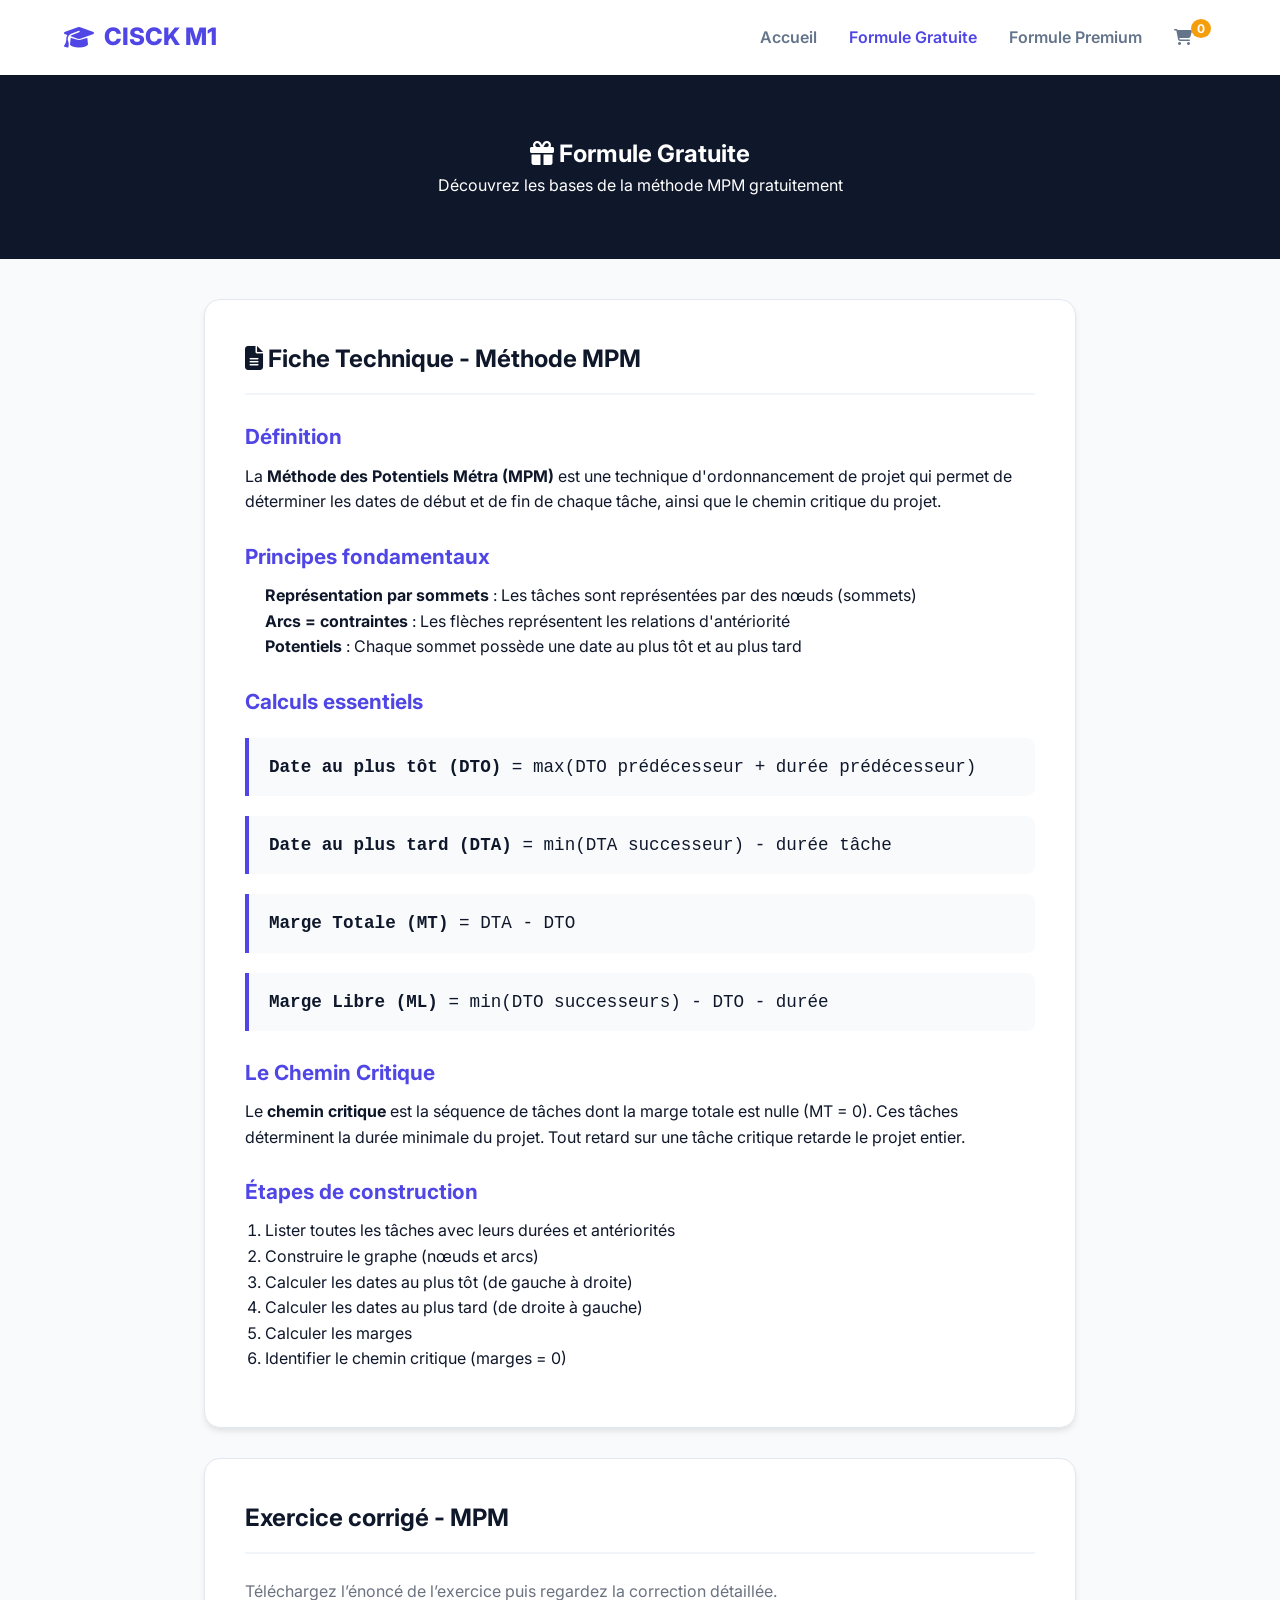
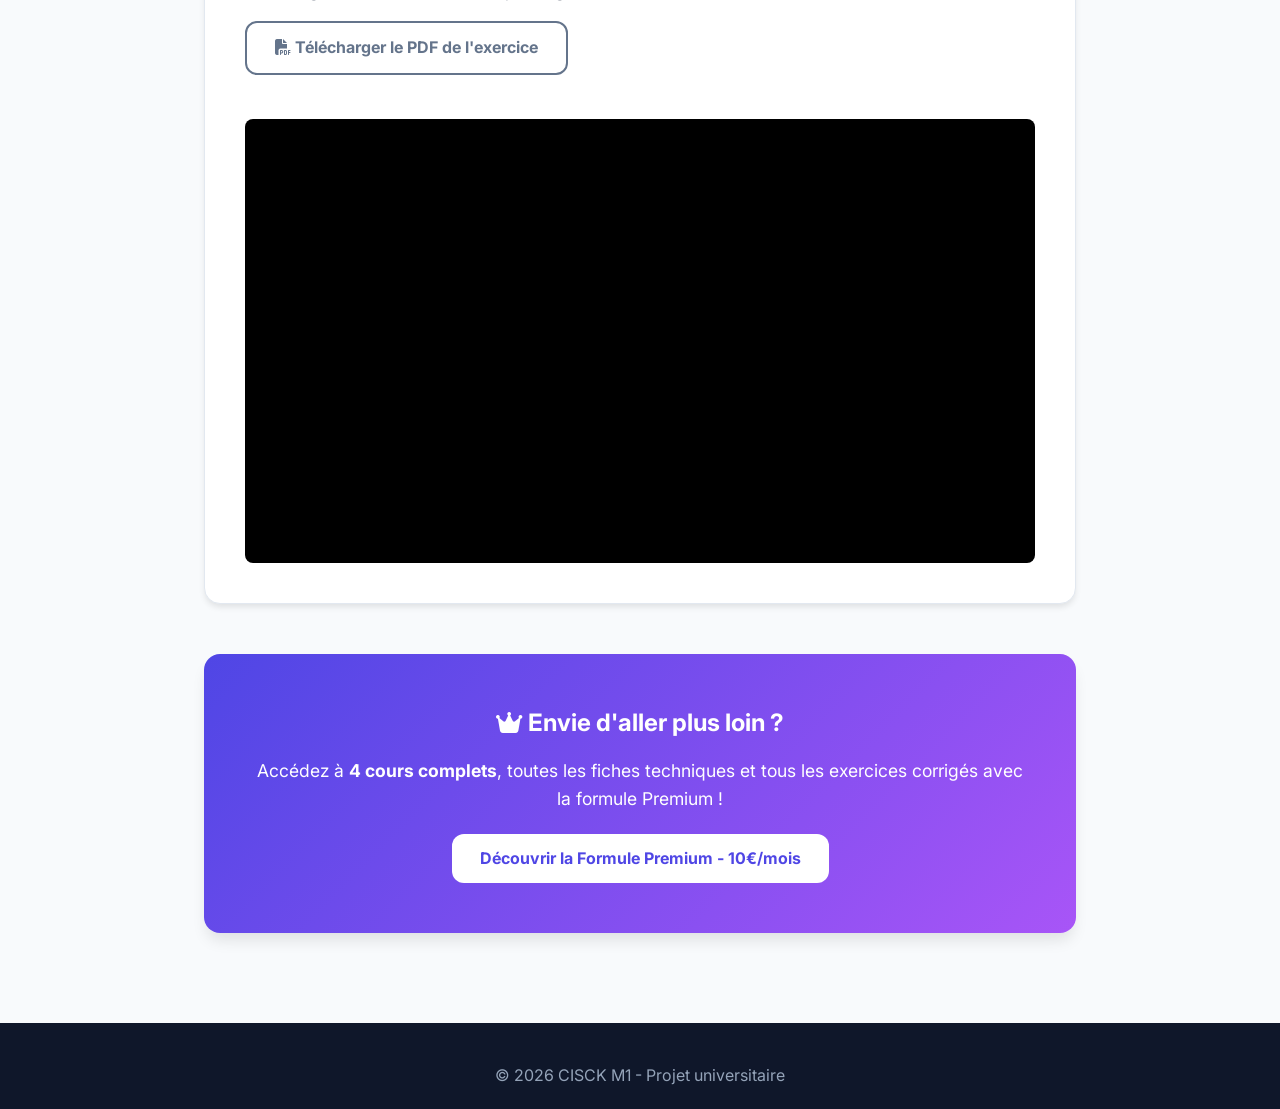
<file: pages/gratuit.html>
<!DOCTYPE html>
<html lang="fr">
<head>
    <meta charset="UTF-8">
    <meta name="viewport" content="width=device-width, initial-scale=1.0">
    <title>Formule Gratuite - CISCK M1</title>
    <link rel="stylesheet" href="../css/style.css">
    <link rel="stylesheet" href="https://cdnjs.cloudflare.com/ajax/libs/font-awesome/6.4.0/css/all.min.css">
</head>
<body>
    <header>
        <nav class="navbar">
            <div class="logo">
                <i class="fas fa-graduation-cap"></i>
                <span>CISCK M1</span>
            </div>
            <ul class="nav-links">
                <li><a href="../index.html">Accueil</a></li>
                <li><a href="gratuit.html" class="active">Formule Gratuite</a></li>
                <li><a href="premium.html">Formule Premium</a></li>
                <li><a href="panier.html" class="cart-link">
                    <i class="fas fa-shopping-cart"></i> <span class="cart-count">0</span>
                </a></li>
            </ul>
        </nav>
    </header>

    <main>
        <section class="page-header">
            <h1><i class="fas fa-gift"></i> Formule Gratuite</h1>
            <p>Découvrez les bases de la méthode MPM gratuitement</p>
        </section>

        <section class="content-section">
            <div class="fiche-technique">
                <h2><i class="fas fa-file-alt"></i> Fiche Technique - Méthode MPM</h2>
                
                <h3>Définition</h3>
                <p>La <strong>Méthode des Potentiels Métra (MPM)</strong> est une technique d'ordonnancement de projet qui permet de déterminer les dates de début et de fin de chaque tâche, ainsi que le chemin critique du projet.</p>

                <h3>Principes fondamentaux</h3>
                <ul>
                    <li><strong>Représentation par sommets</strong> : Les tâches sont représentées par des nœuds (sommets)</li>
                    <li><strong>Arcs = contraintes</strong> : Les flèches représentent les relations d'antériorité</li>
                    <li><strong>Potentiels</strong> : Chaque sommet possède une date au plus tôt et au plus tard</li>
                </ul>

                <h3>Calculs essentiels</h3>
                <div class="formula">
                    <strong>Date au plus tôt (DTO)</strong> = max(DTO prédécesseur + durée prédécesseur)
                </div>
                <div class="formula">
                    <strong>Date au plus tard (DTA)</strong> = min(DTA successeur) - durée tâche
                </div>
                <div class="formula">
                    <strong>Marge Totale (MT)</strong> = DTA - DTO
                </div>
                <div class="formula">
                    <strong>Marge Libre (ML)</strong> = min(DTO successeurs) - DTO - durée
                </div>

                <h3>Le Chemin Critique</h3>
                <p>Le <strong>chemin critique</strong> est la séquence de tâches dont la marge totale est nulle (MT = 0). Ces tâches déterminent la durée minimale du projet. Tout retard sur une tâche critique retarde le projet entier.</p>

                <h3>Étapes de construction</h3>
                <ol>
                    <li>Lister toutes les tâches avec leurs durées et antériorités</li>
                    <li>Construire le graphe (nœuds et arcs)</li>
                    <li>Calculer les dates au plus tôt (de gauche à droite)</li>
                    <li>Calculer les dates au plus tard (de droite à gauche)</li>
                    <li>Calculer les marges</li>
                    <li>Identifier le chemin critique (marges = 0)</li>
                </ol>
            </div>

            <div class="video-container">
                <h2>Exercice corrigé - MPM</h2>
                <p style="margin-bottom: 1rem; color: #6b7280;">Téléchargez l’énoncé de l’exercice puis regardez la correction détaillée.</p>
                <a href="../pdf/exercice-mpm.pdf" class="btn btn-outline" target="_blank" style="margin-bottom: 1.5rem;">
                    <i class="fas fa-file-pdf"></i> Télécharger le PDF de l'exercice
                </a>
                <div class="video-wrapper">
                    <iframe width="560" height="315" src="https://www.youtube.com/embed/2PdEeSiMRSI?si=uSS1jRqiJ4OFqHce" title="YouTube video player" frameborder="0" allowfullscreen></iframe>
                </div>
            </div>

            <div class="cta-banner">
                <h2><i class="fas fa-crown"></i> Envie d'aller plus loin ?</h2>
                <p>Accédez à <strong>4 cours complets</strong>, toutes les fiches techniques et tous les exercices corrigés avec la formule Premium !</p>
                <a href="premium.html" class="btn">Découvrir la Formule Premium - 10€/mois</a>
            </div>
        </section>
    </main>

    <footer>
        <div class="footer-bottom">
            <p>&copy; 2026 CISCK M1 - Projet universitaire</p>
        </div>
    </footer>
    <script src="../js/main.js"></script>
</body>
</html>
</file>
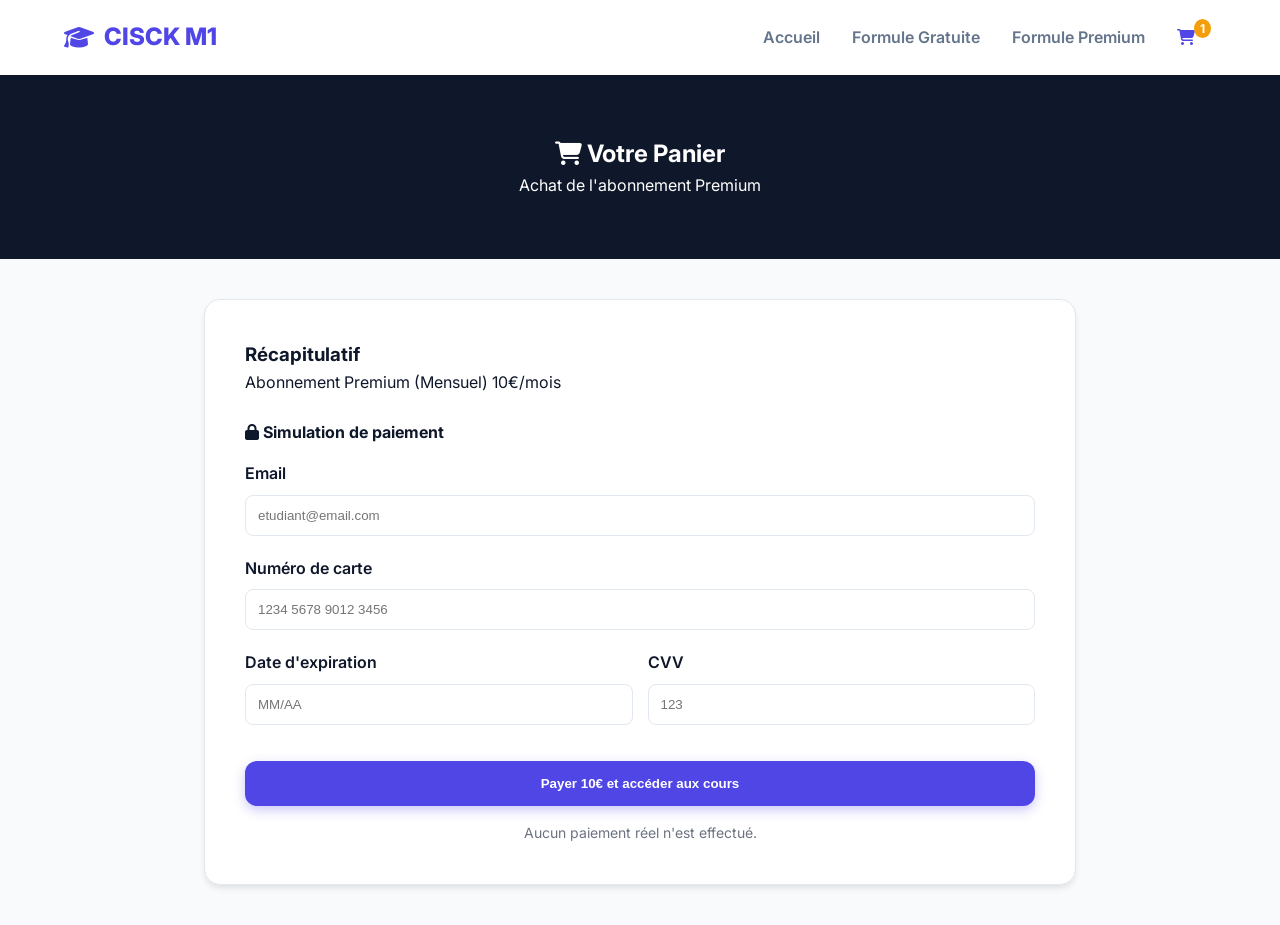
<file: pages/panier.html>
<!DOCTYPE html>
<html lang="fr">
<head>
    <meta charset="UTF-8">
    <meta name="viewport" content="width=device-width, initial-scale=1.0">
    <title>Panier - CISCK M1</title>
    <link rel="stylesheet" href="../css/style.css">
    <link rel="stylesheet" href="https://cdnjs.cloudflare.com/ajax/libs/font-awesome/6.4.0/css/all.min.css">
</head>
<body>
    <header>
        <nav class="navbar">
            <div class="logo">
                <i class="fas fa-graduation-cap"></i>
                <span>CISCK M1</span>
            </div>
            <ul class="nav-links">
                <li><a href="../index.html">Accueil</a></li>
                <li><a href="gratuit.html">Formule Gratuite</a></li>
                <li><a href="premium.html">Formule Premium</a></li>
                <li><a href="panier.html" class="cart-link active">
                    <i class="fas fa-shopping-cart"></i> <span class="cart-count">1</span>
                </a></li>
            </ul>
        </nav>
    </header>

    <main>
        <section class="page-header">
            <h1><i class="fas fa-shopping-cart"></i> Votre Panier</h1>
            <p>Achat de l'abonnement Premium</p>
        </section>

        <section class="content-section">
            <div class="cart-summary" style="margin: 0 auto;">
                <h3>Récapitulatif</h3>
                <div class="cart-total">
                    <span>Abonnement Premium (Mensuel)</span>
                    <span class="total-amount">10€/mois</span>
                </div>

                <form class="payment-form" onsubmit="event.preventDefault(); window.location.href='confirmation.html';">
                    <h4 style="margin: 1.5rem 0 1rem;"><i class="fas fa-lock"></i> Simulation de paiement</h4>

                    <div class="form-group">
                        <label>Email</label>
                        <input type="email" required placeholder="etudiant@email.com">
                    </div>

                    <div class="form-group">
                        <label>Numéro de carte</label>
                        <input type="text" id="card-number" required placeholder="1234 5678 9012 3456">
                    </div>

                    <div class="form-row">
                        <div class="form-group">
                            <label>Date d'expiration</label>
                            <input type="text" id="expiry-date" placeholder="MM/AA" required>
                        </div>
                        <div class="form-group">
                            <label>CVV</label>
                            <input type="text" placeholder="123" maxlength="4" required>
                        </div>
                    </div>

                    <button type="submit" class="btn btn-primary" style="width: 100%; margin-top: 1rem; padding: 15px;">
                        Payer 10€ et accéder aux cours
                    </button>
                    <p style="text-align: center; margin-top: 1rem; color: #6b7280; font-size: 0.875rem;">
                        Aucun paiement réel n'est effectué.
                    </p>
                </form>
            </div>
        </section>
    </main>

    <script src="../js/main.js"></script>
</body>
</html>
</file>
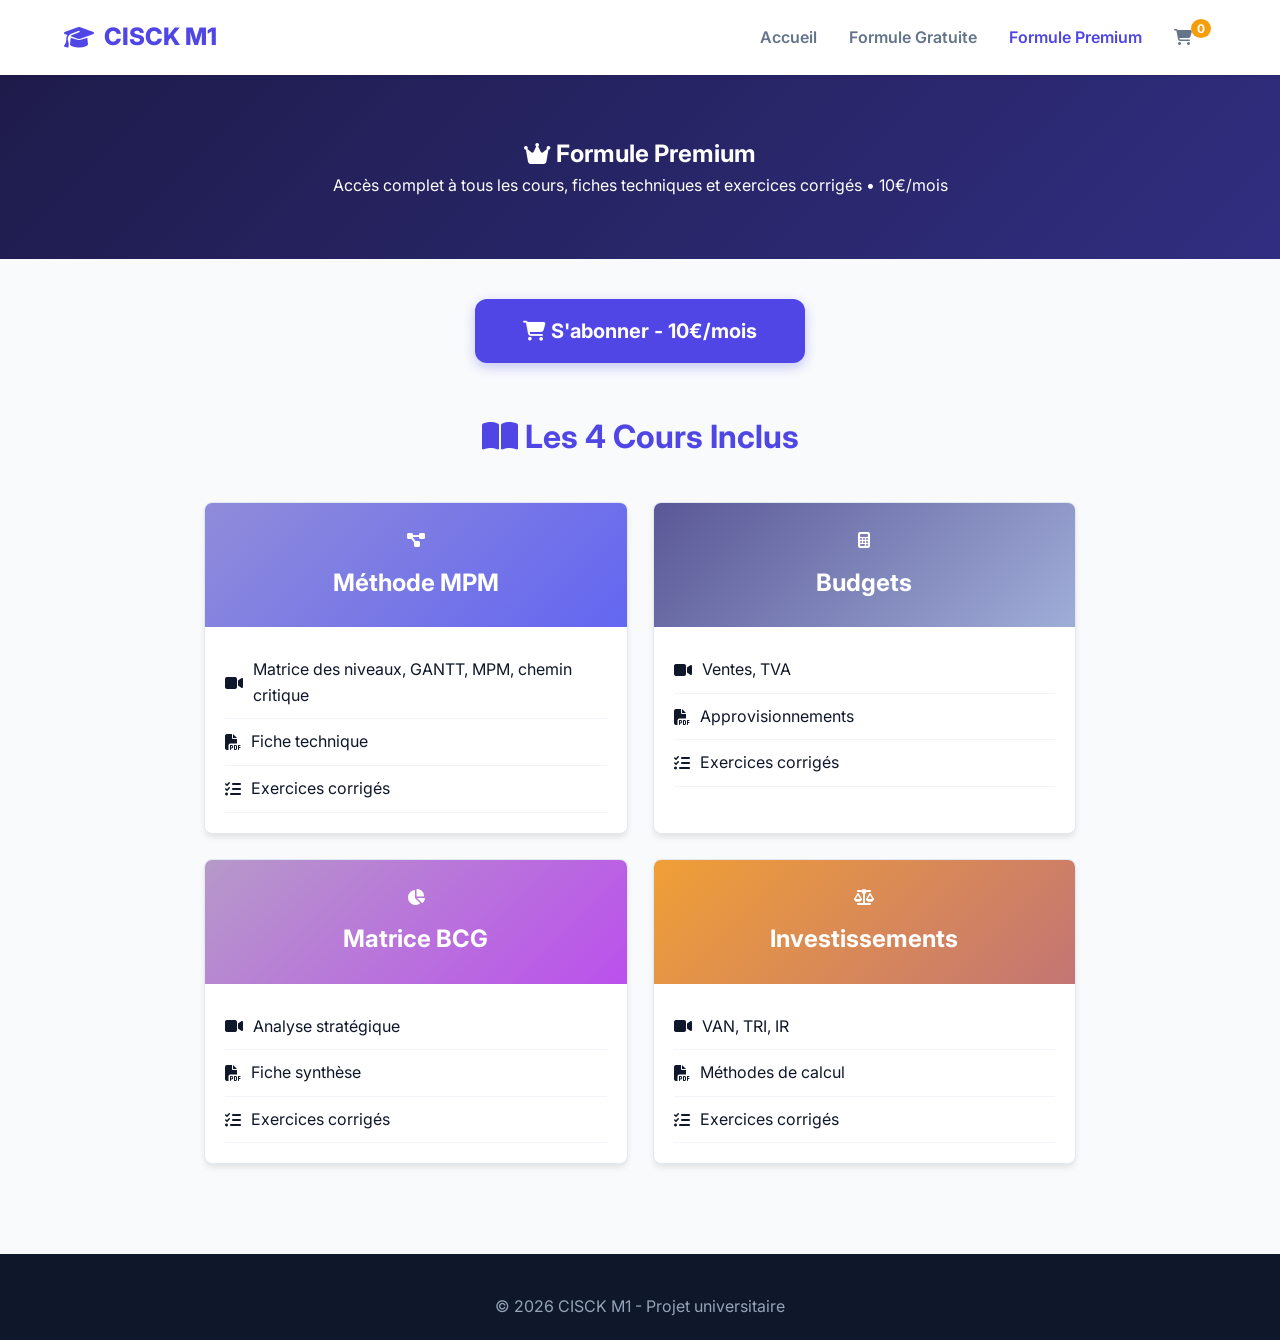
<file: pages/premium.html>
<!DOCTYPE html>
<html lang="fr">
<head>
    <meta charset="UTF-8">
    <meta name="viewport" content="width=device-width, initial-scale=1.0">
    <title>Formule Premium - CISCK M1</title>
    <link rel="stylesheet" href="../css/style.css">
    <link rel="stylesheet" href="https://cdnjs.cloudflare.com/ajax/libs/font-awesome/6.4.0/css/all.min.css">
</head>
<body>
    <header>
        <nav class="navbar">
            <div class="logo">
                <i class="fas fa-graduation-cap"></i>
                <span>CISCK M1</span>
            </div>
            <ul class="nav-links">
                <li><a href="../index.html">Accueil</a></li>
                <li><a href="gratuit.html">Formule Gratuite</a></li>
                <li><a href="premium.html" class="active">Formule Premium</a></li>
                <li><a href="panier.html" class="cart-link">
                    <i class="fas fa-shopping-cart"></i> <span class="cart-count">0</span>
                </a></li>
            </ul>
        </nav>
    </header>

    <main>
        <section class="page-header" style="background: linear-gradient(135deg, #1e1b4b 0%, #312e81 100%);">
            <h1><i class="fas fa-crown"></i> Formule Premium</h1>
            <p>Accès complet à tous les cours, fiches techniques et exercices corrigés • 10€/mois</p>
        </section>

        <section class="content-section">
            <div style="text-align: center; margin-bottom: 3rem;">
                <a href="panier.html" class="btn btn-primary" style="font-size: 1.25rem; padding: 1rem 3rem;">
                    <i class="fas fa-shopping-cart"></i> S'abonner - 10€/mois
                </a>
            </div>

            <h2 style="text-align: center; color: var(--primary); font-size: 2rem;">
                <i class="fas fa-book-open"></i> Les 4 Cours Inclus
            </h2>

            <div class="premium-grid">
                <div class="premium-card">
                    <div class="premium-card-header" style="background: linear-gradient(135deg, #908cda 0%, #6366f1 100%);">
                        <i class="fas fa-project-diagram"></i>
                        <h3>Méthode MPM</h3>
                    </div>
                    <div class="premium-card-body">
                        <ul>
                            <li><i class="fas fa-video"></i> Matrice des niveaux, GANTT, MPM, chemin critique</li>
                            <li><i class="fas fa-file-pdf"></i> Fiche technique</li>
                            <li><i class="fas fa-tasks"></i> Exercices corrigés</li>
                        </ul>
                    </div>
                </div>

                <div class="premium-card">
                    <div class="premium-card-header" style="background: linear-gradient(135deg, #5a5897 0%, #a0add8 100%);">
                        <i class="fas fa-calculator"></i>
                        <h3>Budgets</h3>
                    </div>
                    <div class="premium-card-body">
                        <ul>
                            <li><i class="fas fa-video"></i> Ventes, TVA</li>
                            <li><i class="fas fa-file-pdf"></i> Approvisionnements</li>
                            <li><i class="fas fa-tasks"></i> Exercices corrigés</li>
                        </ul>
                    </div>
                </div>

                <div class="premium-card">
                    <div class="premium-card-header" style="background: linear-gradient(135deg, #b699c9 0%, #bb50ec 100%);">
                        <i class="fas fa-chart-pie"></i>
                        <h3>Matrice BCG</h3>
                    </div>
                    <div class="premium-card-body">
                        <ul>
                            <li><i class="fas fa-video"></i> Analyse stratégique</li>
                            <li><i class="fas fa-file-pdf"></i> Fiche synthèse</li>
                            <li><i class="fas fa-tasks"></i> Exercices corrigés</li>
                        </ul>
                    </div>
                </div>

                <div class="premium-card">
                    <div class="premium-card-header" style="background: linear-gradient(135deg, #f09f36 0%, #c37575 100%);">
                        <i class="fas fa-balance-scale"></i>
                        <h3>Investissements</h3>
                    </div>
                    <div class="premium-card-body">
                        <ul>
                            <li><i class="fas fa-video"></i> VAN, TRI, IR</li>
                            <li><i class="fas fa-file-pdf"></i> Méthodes de calcul</li>
                            <li><i class="fas fa-tasks"></i> Exercices corrigés</li>
                        </ul>
                    </div>
                </div>
            </div>
        </section>
    </main>

    <footer>
        <div class="footer-bottom">
            <p>&copy; 2026 CISCK M1 - Projet universitaire</p>
        </div>
    </footer>
    <script src="../js/main.js"></script>
</body>
</html>
</file>
<file: css/style.css>
@import url('https://fonts.googleapis.com/css2?family=Inter:wght@300;400;500;600;700;800&display=swap');

:root {
    --primary: #4f46e5;      
    --primary-light: #6366f1;
    --secondary: #10b981;    
    --accent: #f59e0b;       
    --dark: #0f172a;         
    --slate: #64748b;        
    --light: #f8fafc;        
    --white: #ffffff;
    --shadow: 0 4px 6px -1px rgb(0 0 0 / 0.1);
    --shadow-lg: 0 10px 15px -3px rgb(0 0 0 / 0.1);
    --radius: 16px;
    --radius-sm: 8px;
}

* { margin: 0; padding: 0; box-sizing: border-box; }
html { scroll-behavior: smooth; }
body { font-family: 'Inter', sans-serif; background-color: var(--light); color: var(--dark); line-height: 1.6; }
a { text-decoration: none; color: inherit; }
ul { list-style: none; }

/* NAVBAR */
.navbar {
    background: white; padding: 0 5%; height: 75px;
    display: flex; justify-content: space-between; align-items: center;
    position: sticky; top: 0; z-index: 1000; box-shadow: 0 1px 3px rgba(0,0,0,0.1);
}
.logo { font-size: 1.5rem; font-weight: 800; color: var(--primary); display: flex; align-items: center; gap: 10px; }
.nav-links { display: flex; gap: 2rem; }
.nav-links a { color: var(--slate); font-weight: 600; transition: 0.3s; }
.nav-links a:hover, .nav-links a.active { color: var(--primary); }
.cart-count { background: var(--accent); color: var(--white); font-size: 0.75rem; padding: 2px 6px; border-radius: 50%; font-weight: 700; position: relative; top: -10px; left: -5px; }

/* BOUTONS */
.btn { display: inline-block; padding: 12px 28px; border-radius: 12px; font-weight: 700; cursor: pointer; transition: 0.3s; border: none; }
.btn-primary { background: var(--primary); color: white; box-shadow: 0 4px 12px rgba(79,70,229,0.3); }
.btn-primary:hover { transform: translateY(-2px); box-shadow: 0 5px 15px rgba(79,70,229,0.4); }
.btn-secondary { background: white; color: var(--primary); border: 2px solid #e2e8f0; }
.btn-outline { background: transparent; border: 2px solid var(--slate); color: var(--slate); }

/* ACCUEIL - HERO */
.hero { display: flex; flex-direction: column; align-items: center; padding: 80px 5%; text-align: center; background: radial-gradient(circle at top right, #eef2ff, #ffffff); border-bottom: 1px solid #e2e8f0; }
.hero h1 { font-size: 3rem; font-weight: 800; margin-bottom: 20px; color: var(--dark); }
.highlight { background: linear-gradient(to right, var(--primary), #a855f7); -webkit-background-clip: text; -webkit-text-fill-color: transparent; }
.hero-buttons { display: flex; gap: 1rem; justify-content: center; margin-top: 20px; }

/* ACCUEIL - PROGRAMME */
.cours-preview { padding: 60px 5%; background: white; text-align: center; }
.cours-preview h2 { font-size: 2rem; margin-bottom: 40px; color: var(--dark); }
.cours-grid { display: grid; grid-template-columns: repeat(auto-fit, minmax(250px, 1fr)); gap: 30px; max-width: 1200px; margin: 0 auto; }
.cours-item { padding: 30px; background: var(--light); border-radius: var(--radius); border: 1px solid #e2e8f0; text-align: left; transition: 0.3s; }
.cours-item:hover { transform: translateY(-5px); box-shadow: var(--shadow); }
.cours-item i { font-size: 2.5rem; color: var(--primary); margin-bottom: 15px; }

/* ACCUEIL - FORMULES */
.formules { padding: 60px 5%; background: var(--light); text-align: center; }
.formules h2 { font-size: 2rem; margin-bottom: 40px; color: var(--dark); }
.cards-container { display: flex; gap: 30px; justify-content: center; flex-wrap: wrap; }
.card { background: white; padding: 40px 30px; border-radius: var(--radius); box-shadow: var(--shadow); width: 100%; max-width: 380px; border: 1px solid #e2e8f0; text-align: left; position: relative; }
.card-premium { border: 2px solid var(--primary); }
.badge { position: absolute; top: -12px; right: 24px; background: linear-gradient(to right, var(--primary), #a855f7); color: white; padding: 4px 16px; border-radius: 20px; font-size: 0.85rem; font-weight: 600; }
.card h3 { font-size: 1.5rem; margin-bottom: 15px; }
.price { font-size: 2.5rem; font-weight: 800; margin-bottom: 20px; color: var(--primary); }
.price span { font-size: 1rem; color: var(--slate); }
.card ul { margin-bottom: 20px; }
.card li { padding: 8px 0; color: var(--slate); display: flex; align-items: center; gap: 10px; }
.card li i { color: var(--secondary); }
.card li.disabled { opacity: 0.5; }
.card li.disabled i { color: var(--slate); }

/* CONTENU DES COURS (Fiches, vidéos, formules) */
.page-header { background: var(--dark); color: white; padding: 60px 5%; text-align: center; }
.content-section { padding: 40px 5%; max-width: 1000px; margin: 0 auto; }
.fiche-technique, .video-container, .cart-summary { background: white; padding: 40px; border-radius: var(--radius); margin-bottom: 30px; box-shadow: var(--shadow); border: 1px solid #e2e8f0; }
.fiche-technique h2, .video-container h2 { color: var(--dark); border-bottom: 2px solid #f1f5f9; padding-bottom: 15px; margin-bottom: 25px; }
.fiche-technique h3 { color: var(--primary); margin: 25px 0 10px; font-size: 1.3rem; }
.fiche-technique ul, .fiche-technique ol { padding-left: 20px; margin-bottom: 15px; color: var(--dark); }
.fiche-technique p { margin-bottom: 15px; color: var(--dark); }

.formula { background: #f8fafc; border-left: 4px solid var(--primary); padding: 15px 20px; font-family: monospace; font-size: 1.1rem; color: var(--primary-dark); margin: 20px 0; border-radius: 0 var(--radius-sm) var(--radius-sm) 0; }
.video-wrapper { position: relative; padding-bottom: 56.25%; height: 0; overflow: hidden; border-radius: var(--radius-sm); background: #000; margin-top: 20px; }
.video-wrapper iframe { position: absolute; top: 0; left: 0; width: 100%; height: 100%; border: none; }

/* TABLEAUX (Pour BCG, GANTT) */
.table-responsive { overflow-x: auto; margin: 20px 0; border-radius: var(--radius-sm); border: 1px solid #e2e8f0; }
table { width: 100%; border-collapse: collapse; background: white; text-align: left; }
th { background: var(--primary); color: white; padding: 12px 15px; font-weight: 600; }
td { padding: 12px 15px; border-bottom: 1px solid #f1f5f9; color: var(--dark); }
tr:last-child td { border-bottom: none; }
tr:nth-child(even) td { background: #f8fafc; }

/* BANDEAU PREMIUM (Gratuit) */
.cta-banner { background: linear-gradient(135deg, var(--primary) 0%, #a855f7 100%); padding: 50px; border-radius: var(--radius); text-align: center; color: white; margin-top: 50px; box-shadow: var(--shadow-lg); }
.cta-banner h2 { color: white; margin-bottom: 15px; border: none; padding: 0; }
.cta-banner p { margin-bottom: 20px; font-size: 1.1rem; }
.cta-banner .btn { background: white; color: var(--primary); }

/* GRID PREMIUM (Les 4 cours) */
.premium-grid { display: grid; grid-template-columns: repeat(auto-fit, minmax(280px, 1fr)); gap: 25px; margin-top: 40px; }
.premium-card { background: white; border-radius: var(--radius-sm); overflow: hidden; box-shadow: var(--shadow); border: 1px solid #e2e8f0; }
.premium-card-header { padding: 25px; text-align: center; color: white; }
.premium-card-header h3 { font-size: 1.5rem; margin-top: 10px; color: white; }
.premium-card-body { padding: 20px; }
.premium-card-body li { padding: 10px 0; border-bottom: 1px solid #f1f5f9; display: flex; align-items: center; gap: 10px; color: var(--dark); }

/* FORMULAIRES PAIEMENT */
.form-group { margin-bottom: 20px; }
.form-group label { display: block; margin-bottom: 8px; font-weight: 600; }
.form-group input { width: 100%; padding: 12px; border: 1px solid #e2e8f0; border-radius: 8px; }
.form-row { display: grid; grid-template-columns: 1fr 1fr; gap: 15px; }

footer { background: var(--dark); color: #94a3b8; padding: 40px 5% 20px; text-align: center; margin-top: 50px; }
</file>
